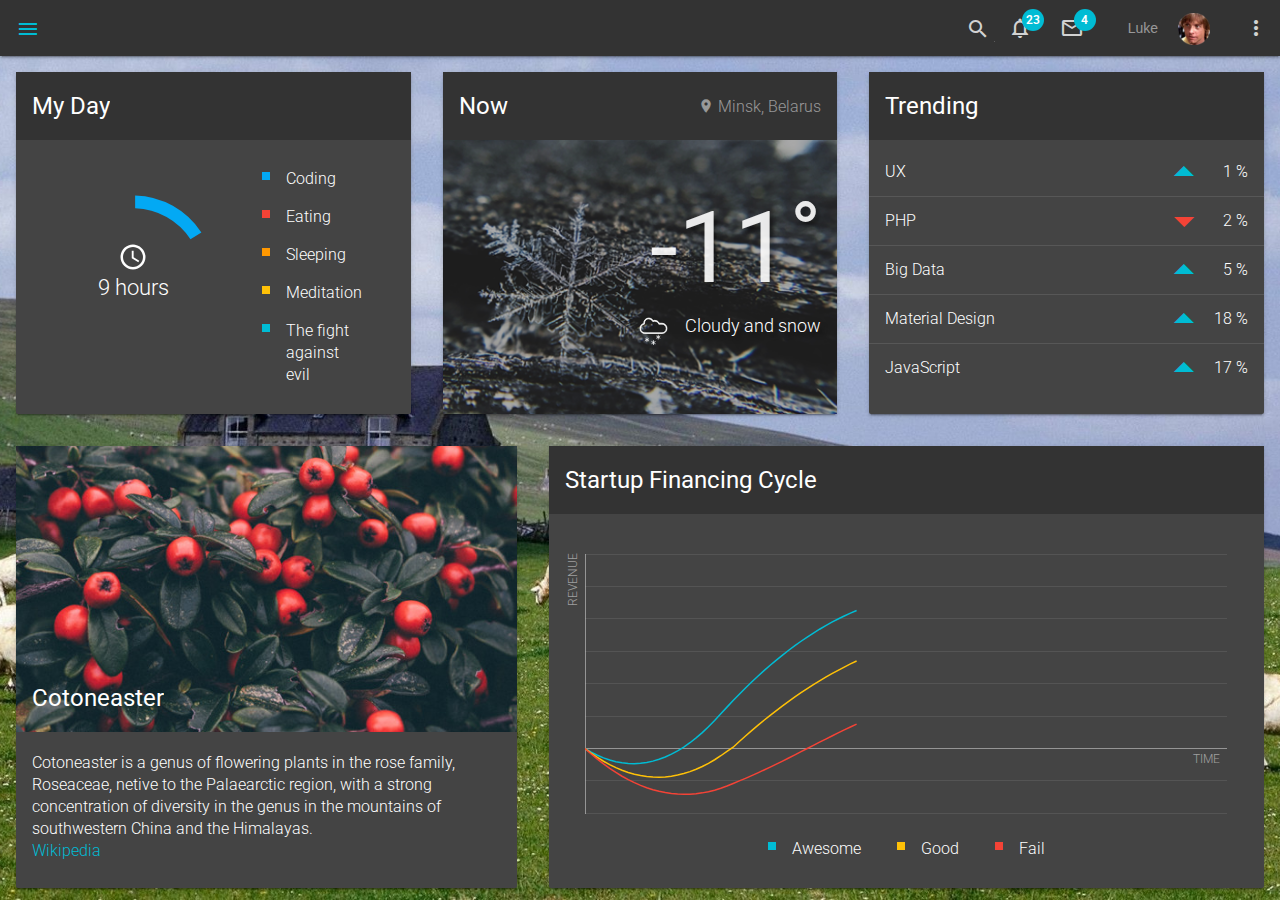
<file: sarawut1/indexFULL.html>
<!doctype html>
<!--
  Material Design Lite
  Copyright 2015 Google Inc. All rights reserved.

  Licensed under the Apache License, Version 2.0 (the "License");
  you may not use this file except in compliance with the License.
  You may obtain a copy of the License at

      https://www.apache.org/licenses/LICENSE-2.0

  Unless required by applicable law or agreed to in writing, software
  distributed under the License is distributed on an "AS IS" BASIS,
  WITHOUT WARRANTIES OR CONDITIONS OF ANY KIND, either express or implied.
  See the License for the specific language governing permissions and
  limitations under the License
-->
<html lang="en" xmlns="http://www.w3.org/1999/html">
<head>
    <link rel="icon" type="image/png" href="images/DB_16х16.png">
    <meta charset="utf-8">
    <meta http-equiv="X-UA-Compatible" content="IE=edge">
    <meta name="description" content="A front-end template that helps you build fast, modern mobile web apps.">
    <meta name="viewport" content="width=device-width, initial-scale=1">
    <title>Material Dashboard Lite</title>

    <!-- Add to homescreen for Chrome on Android -->
    <meta name="mobile-web-app-capable" content="yes">


    <!-- Add to homescreen for Safari on iOS -->
    <meta name="apple-mobile-web-app-capable" content="yes">
    <meta name="apple-mobile-web-app-status-bar-style" content="black">
    <meta name="apple-mobile-web-app-title" content="Material Design Lite">


    <!-- Tile icon for Win8 (144x144 + tile color) -->
    <meta name="msapplication-TileImage" content="images/touch/ms-touch-icon-144x144-precomposed.png">
    <meta name="msapplication-TileColor" content="#3372DF">

    <!-- SEO: If your mobile URL is different from the desktop URL, add a canonical link to the desktop page https://developers.google.com/webmasters/smartphone-sites/feature-phones -->
    <!--
    <link rel="canonical" href="http://www.example.com/">
    -->

    <link href='https://fonts.googleapis.com/css?family=Roboto:400,500,300,100,700,900' rel='stylesheet'
          type='text/css'>
    <link href="https://fonts.googleapis.com/icon?family=Material+Icons" rel="stylesheet">
    <!-- inject:css -->
    <link rel="stylesheet" href="css/lib/getmdl-select.min.css">
    <link rel="stylesheet" href="css/lib/nv.d3.min.css">
    <link rel="stylesheet" href="css/application.min.css">
    <!-- endinject -->

</head>
<body>
<div class="mdl-layout mdl-js-layout mdl-layout--fixed-drawer mdl-layout--fixed-header is-small-screen">
    <header class="mdl-layout__header">
        <div class="mdl-layout__header-row">
            <div class="mdl-layout-spacer"></div>
            <!-- Search-->
            <div class="mdl-textfield mdl-js-textfield mdl-textfield--expandable">
                <label class="mdl-button mdl-js-button mdl-button--icon" for="search">
                    <i class="material-icons">search</i>
                </label>

                <div class="mdl-textfield__expandable-holder">
                    <input class="mdl-textfield__input" type="text" id="search"/>
                    <label class="mdl-textfield__label" for="search">Enter your query...</label>
                </div>
            </div>

            <div class="material-icons mdl-badge mdl-badge--overlap mdl-button--icon notification" id="notification"
                 data-badge="23">
                notifications_none
            </div>
            <!-- Notifications dropdown-->
            <ul class="mdl-menu mdl-list mdl-js-menu mdl-js-ripple-effect mdl-menu--bottom-right mdl-shadow--2dp notifications-dropdown"
                for="notification">
                <li class="mdl-list__item">
                    You have 23 new notifications!
                </li>
                <li class="mdl-menu__item mdl-list__item list__item--border-top">
                    <span class="mdl-list__item-primary-content">
                        <span class="mdl-list__item-avatar background-color--primary">
                            <i class="material-icons">plus_one</i>
                        </span>
                        <span>You have 3 new orders.</span>
                    </span>
                    <span class="mdl-list__item-secondary-content">
                      <span class="label">just now</span>
                    </span>
                </li>
                <li class="mdl-menu__item mdl-list__item list__item--border-top">
                    <span class="mdl-list__item-primary-content">
                        <span class="mdl-list__item-avatar background-color--secondary">
                            <i class="material-icons">error_outline</i>
                        </span>
                      <span>Database error</span>
                    </span>
                    <span class="mdl-list__item-secondary-content">
                      <span class="label">1 min</span>
                    </span>
                </li>
                <li class="mdl-menu__item mdl-list__item list__item--border-top">
                    <span class="mdl-list__item-primary-content">
                        <span class="mdl-list__item-avatar background-color--primary">
                            <i class="material-icons">new_releases</i>
                        </span>
                      <span>The Death Star is built!</span>
                    </span>
                    <span class="mdl-list__item-secondary-content">
                      <span class="label">2 hours</span>
                    </span>
                </li>
                <li class="mdl-menu__item mdl-list__item list__item--border-top">
                    <span class="mdl-list__item-primary-content">
                        <span class="mdl-list__item-avatar background-color--primary">
                            <i class="material-icons">mail_outline</i>
                        </span>
                      <span>You have 4 new mails.</span>
                    </span>
                    <span class="mdl-list__item-secondary-content">
                      <span class="label">5 days</span>
                    </span>
                </li>
                <li class="mdl-list__item list__item--border-top">
                    <button href="#" class="mdl-button mdl-js-button mdl-js-ripple-effect">ALL NOTIFICATIONS</button>
                </li>
            </ul>

            <div class="material-icons mdl-badge mdl-badge--overlap mdl-button--icon message" id="inbox" data-badge="4">
                mail_outline
            </div>
            <!-- Messages dropdown-->
            <ul class="mdl-menu mdl-list mdl-js-menu mdl-js-ripple-effect mdl-menu--bottom-right mdl-shadow--2dp messages-dropdown"
                for="inbox">
                <li class="mdl-list__item">
                    You have 4 new messages!
                </li>
                <li class="mdl-menu__item mdl-list__item mdl-list__item--two-line list__item--border-top">
                    <span class="mdl-list__item-primary-content">
                        <span class="mdl-list__item-avatar background-color--primary">
                            <text>A</text>
                        </span>
                        <span>Alice</span>
                        <span class="mdl-list__item-sub-title">Birthday Party</span>
                    </span>
                    <span class="mdl-list__item-secondary-content">
                      <span class="label label--transparent">just now</span>
                    </span>
                </li>
                <li class="mdl-menu__item mdl-list__item mdl-list__item--two-line list__item--border-top">
                    <span class="mdl-list__item-primary-content">
                        <span class="mdl-list__item-avatar background-color--baby-blue">
                            <text>M</text>
                        </span>
                        <span>Mike</span>
                        <span class="mdl-list__item-sub-title">No theme</span>
                    </span>
                    <span class="mdl-list__item-secondary-content">
                      <span class="label label--transparent">5 min</span>
                    </span>
                </li>
                <li class="mdl-menu__item mdl-list__item mdl-list__item--two-line list__item--border-top">
                    <span class="mdl-list__item-primary-content">
                        <span class="mdl-list__item-avatar background-color--cerulean">
                            <text>D</text>
                        </span>
                        <span>Darth</span>
                        <span class="mdl-list__item-sub-title">Suggestion</span>
                    </span>
                    <span class="mdl-list__item-secondary-content">
                      <span class="label label--transparent">23 hours</span>
                    </span>
                </li>
                <li class="mdl-menu__item mdl-list__item mdl-list__item--two-line list__item--border-top">
                    <span class="mdl-list__item-primary-content">
                        <span class="mdl-list__item-avatar background-color--mint">
                            <text>D</text>
                        </span>
                        <span>Don McDuket</span>
                        <span class="mdl-list__item-sub-title">NEWS</span>
                    </span>
                    <span class="mdl-list__item-secondary-content">
                      <span class="label label--transparent">30 Nov</span>
                    </span>
                </li>
                <li class="mdl-list__item list__item--border-top">
                    <button href="#" class="mdl-button mdl-js-button mdl-js-ripple-effect">SHOW ALL MESSAGES</button>
                </li>
            </ul>

            <div class="avatar-dropdown" id="icon">
                <span>Luke</span>
                <img src="images/Icon_header.png">
            </div>
            <!-- Account dropdawn-->
            <ul class="mdl-menu mdl-list mdl-menu--bottom-right mdl-js-menu mdl-js-ripple-effect mdl-shadow--2dp account-dropdown"
                for="icon">
                <li class="mdl-list__item mdl-list__item--two-line">
                    <span class="mdl-list__item-primary-content">
                        <span class="material-icons mdl-list__item-avatar"></span>
                        <span>Luke</span>
                        <span class="mdl-list__item-sub-title">Luke@skywalker.com</span>
                    </span>
                </li>
                <li class="list__item--border-top"></li>
                <li class="mdl-menu__item mdl-list__item">
                    <span class="mdl-list__item-primary-content">
                        <i class="material-icons mdl-list__item-icon">account_circle</i>
                        My account
                    </span>
                </li>
                <li class="mdl-menu__item mdl-list__item">
                    <span class="mdl-list__item-primary-content">
                        <i class="material-icons mdl-list__item-icon">check_box</i>
                        My tasks
                    </span>
                    <span class="mdl-list__item-secondary-content">
                      <span class="label background-color--primary">3 new</span>
                    </span>
                </li>
                <li class="mdl-menu__item mdl-list__item">
                    <span class="mdl-list__item-primary-content">
                        <i class="material-icons mdl-list__item-icon">perm_contact_calendar</i>
                        My events
                    </span>
                </li>
                <li class="list__item--border-top"></li>
                <li class="mdl-menu__item mdl-list__item">
                    <span class="mdl-list__item-primary-content">
                        <i class="material-icons mdl-list__item-icon">settings</i>
                        Settings
                    </span>
                </li>
                <a href="login.html">
                    <li class="mdl-menu__item mdl-list__item">
                        <span class="mdl-list__item-primary-content">
                            <i class="material-icons mdl-list__item-icon text-color--secondary">exit_to_app</i>
                            Log out
                        </span>
                    </li>
                </a>
            </ul>

            <button id="more"
                    class="mdl-button mdl-js-button mdl-button--icon">
                <i class="material-icons">more_vert</i>
            </button>

            <ul class="mdl-menu mdl-menu--bottom-right mdl-js-menu mdl-js-ripple-effect mdl-shadow--2dp settings-dropdown"
                for="more">
                <li class="mdl-menu__item">
                    Settings
                </li>
                <a class="mdl-menu__item" href="https://github.com/CreativeIT/getmdl-dashboard/issues">
                    Support
                </a>
                <li class="mdl-menu__item">
                    F.A.Q.
                </li>
            </ul>
        </div>
    </header>

    <div class="mdl-layout__drawer">
        <header>darkboard</header>
        <div class="scroll__wrapper" id="scroll__wrapper">
            <div class="scroller" id="scroller">
                <div class="scroll__container" id="scroll__container">
                    <nav class="mdl-navigation">
                        <a class="mdl-navigation__link mdl-navigation__link--current" href="index.html">
                            <i class="material-icons" role="presentation">dashboard</i>
                            Dashboard
                        </a>
                        <div class="sub-navigation">
                            <a class="mdl-navigation__link">
                                <i class="material-icons">view_comfy</i>
                                UI
                                <i class="material-icons">keyboard_arrow_down</i>
                            </a>
                            <div class="mdl-navigation">
                                <a class="mdl-navigation__link" href="ui-buttons.html">
                                    Buttons
                                </a>
                                <a class="mdl-navigation__link" href="ui-cards.html">
                                    Cards
                                </a>
                                <a class="mdl-navigation__link" href="ui-colors.html">
                                    Colors
                                </a>
                                <a class="mdl-navigation__link" href="ui-form-components.html">
                                    Forms
                                </a>
                                <a class="mdl-navigation__link" href="ui-icons.html">
                                    Icons
                                </a>
                                <a class="mdl-navigation__link" href="ui-typography.html">
                                    Typography
                                </a>
                                <a class="mdl-navigation__link" href="ui-tables.html">
                                    Tables
                                </a>
                            </div>
                        </div>
                        <a class="mdl-navigation__link" href="ui-components.html">
                            <i class="material-icons">developer_board</i>
                            Components
                        </a>
                        <a class="mdl-navigation__link" href="forms.html">
                            <i class="material-icons" role="presentation">person</i>
                            Account
                        </a>
                        <a class="mdl-navigation__link" href="maps.html">
                            <i class="material-icons" role="presentation">map</i>
                            Maps
                        </a>
                        <a class="mdl-navigation__link" href="charts.html">
                            <i class="material-icons">multiline_chart</i>
                            Charts
                        </a>
                        <div class="sub-navigation">
                            <a class="mdl-navigation__link">
                                <i class="material-icons">pages</i>
                                Pages
                                <i class="material-icons">keyboard_arrow_down</i>
                            </a>
                            <div class="mdl-navigation">
                                <a class="mdl-navigation__link" href="login.html">
                                    Sign in
                                </a>
                                <a class="mdl-navigation__link" href="sign-up.html">
                                    Sign up
                                </a>
                                <a class="mdl-navigation__link" href="forgot-password.html">
                                    Forgot password
                                </a>
                                <a class="mdl-navigation__link" href="404.html">
                                    404
                                </a>
                            </div>
                        </div>
                        <div class="mdl-layout-spacer"></div>
                        <hr>
                        <a class="mdl-navigation__link" href="https://github.com/CreativeIT/getmdl-dashboard">
                            <i class="material-icons" role="presentation">link</i>
                            GitHub
                        </a>
                    </nav>
                </div>
            </div>
            <div class='scroller__bar' id="scroller__bar"></div>
        </div>
    </div>

    <main class="mdl-layout__content">

        <div class="mdl-grid mdl-grid--no-spacing dashboard">

            <div class="mdl-grid mdl-cell mdl-cell--9-col-desktop mdl-cell--12-col-tablet mdl-cell--4-col-phone mdl-cell--top">

                <!-- Pie chart-->
                <div class="mdl-cell mdl-cell--4-col-desktop mdl-cell--4-col-tablet mdl-cell--2-col-phone">
                    <div class="mdl-card mdl-shadow--2dp pie-chart">
                        <div class="mdl-card__title">
                            <h2 class="mdl-card__title-text">My Day</h2>
                        </div>
                        <div class="mdl-card__supporting-text">
                            <div class="pie-chart__container">

                            </div>
                        </div>
                    </div>
                </div>
                <!-- Weather widget-->
                <div class="mdl-cell mdl-cell--4-col-desktop mdl-cell--4-col-tablet mdl-cell--2-col-phone">
                    <div class="mdl-card mdl-shadow--2dp weather">
                        <div class="mdl-card__title">
                            <h2 class="mdl-card__title-text">Now</h2>

                            <div class="mdl-layout-spacer"></div>
                            <div class="mdl-card__subtitle-text">
                                <i class="material-icons">room</i>
                                Minsk, Belarus
                            </div>
                        </div>
                        <div class="mdl-card__supporting-text mdl-card--expand">
                            <p class="weather-temperature">-11<sup>&deg;</sup></p>

                            <p class="weather-description">
                                Cloudy and snow
                            </p>
                        </div>
                    </div>
                </div>
                <!-- Trending widget-->
                <div class="mdl-cell mdl-cell--4-col-desktop mdl-cell--4-col-tablet mdl-cell--2-col-phone">
                    <div class="mdl-card mdl-shadow--2dp trending">
                        <div class="mdl-card__title">
                            <h2 class="mdl-card__title-text">Trending</h2>
                        </div>
                        <div class="mdl-card__supporting-text">
                            <ul class="mdl-list">
                                <li class="mdl-list__item">
                                    <span class="mdl-list__item-primary-content list__item-text">UX</span>
                                    <span class="mdl-list__item-secondary-content">
                                        <i class="material-icons trending__arrow-up" role="presentation">&#xE5C7</i>
                                    </span>
                                    <span class="mdl-list__item-secondary-content trending__percent">1 %</span>
                                </li>
                                <li class="mdl-list__item list__item--border-top">
                                    <span class="mdl-list__item-primary-content list__item-text">PHP</span>
                                    <span class="mdl-list__item-secondary-content">
                                        <i class="material-icons trending__arrow-down" role="presentation">&#xE5C5</i>
                                    </span>
                                    <span class="mdl-list__item-secondary-content trending__percent">2 %</span>
                                </li>
                                <li class="mdl-list__item list__item--border-top">
                                    <span class="mdl-list__item-primary-content list__item-text ">Big Data</span>
                                    <span class="mdl-list__item-secondary-content">
                                        <i class="material-icons trending__arrow-up" role="presentation">&#xE5C7</i>
                                    </span>
                                    <span class="mdl-list__item-secondary-content trending__percent">5 %</span>
                                </li>
                                <li class="mdl-list__item list__item--border-top">
                                    <span class="mdl-list__item-primary-content list__item-text">Material Design</span>
                                    <span class="mdl-list__item-secondary-content">
                                        <i class="material-icons trending__arrow-up" role="presentation">&#xE5C7</i>
                                    </span>
                                    <span class="mdl-list__item-secondary-content trending__percent">18 %</span>
                                </li>
                                <li class="mdl-list__item list__item--border-top">
                                    <span class="mdl-list__item-primary-content">JavaScript</span>
                                    <span class="mdl-list__item-secondary-content">
                                        <i class="material-icons trending__arrow-up" role="presentation">&#xE5C7</i>
                                    </span>
                                    <span class="mdl-list__item-secondary-content trending__percent">17 %</span>
                                </li>
                            </ul>
                        </div>
                    </div>
                </div>
                <!-- Cotoneaster card-->
                <div class="mdl-cell mdl-cell--5-col-desktop mdl-cell--5-col-tablet mdl-cell--2-col-phone">
                    <div class="mdl-card mdl-shadow--2dp cotoneaster">
                        <div class="mdl-card__title mdl-card--expand">
                            <h2 class="mdl-card__title-text">Cotoneaster</h2>
                        </div>
                        <div class="mdl-card__supporting-text">
                            <div>
                                Cotoneaster is a genus of flowering plants in the rose family, Roseaceae, netive to the
                                Palaearctic region, with a strong concentration of diversity in the genus in the
                                mountains
                                of southwestern China and the Himalayas.
                            </div>
                            <a href="https://en.wikipedia.org/wiki/Cotoneaster" target="_blank">Wikipedia</a>
                        </div>
                    </div>
                </div>
                <!-- Line chart-->
                <div class="mdl-cell mdl-cell--7-col-desktop mdl-cell--7-col-tablet mdl-cell--4-col-phone">
                    <div class="mdl-card mdl-shadow--2dp line-chart">
                        <div class="mdl-card__title">
                            <h2 class="mdl-card__title-text">Startup Financing Cycle</h2>
                        </div>
                        <div class="mdl-card__supporting-text">
                            <div class="line-chart__container">

                            </div>
                        </div>
                    </div>
                </div>
                <!-- Table-->
                <div class="mdl-cell mdl-cell--12-col-desktop mdl-cell--12-col-tablet mdl-cell--4-col-phone ">
                    <table class="mdl-data-table mdl-js-data-table mdl-data-table--selectable mdl-shadow--2dp projects-table">
                        <thead>
                        <tr>
                            <th class="mdl-data-table__cell--non-numeric">Project</th>
                            <th class="mdl-data-table__cell--non-numeric">Responsible</th>
                            <th class="mdl-data-table__cell--non-numeric">Client contact</th>
                            <th class="mdl-data-table__cell--non-numeric">Deadline</th>
                            <th class="mdl-data-table__cell--non-numeric">Progress</th>
                        </tr>
                        </thead>
                        <tbody>
                        <tr>
                            <td class="mdl-data-table__cell--non-numeric">Darkboard</td>
                            <td class="mdl-data-table__cell--non-numeric">
                                <span class="label label--mini color--light-blue">Alex</span>
                                <span class="label label--mini background-color--primary">Dina</span>
                                <span class="label label--mini color--orange">Misha</span>
                            </td>
                            <td class="mdl-data-table__cell--non-numeric">Luke@skywalker.com</td>
                            <td class="mdl-data-table__cell--non-numeric">Jun 15</td>
                            <td class="mdl-data-table__cell--non-numeric">
                                <div id="task1" class="mdl-progress mdl-js-progress"></div>
                                <div class="mdl-tooltip" for="task1">
                                    44%
                                </div>
                            </td>
                        </tr>
                        <tr>
                            <td class="mdl-data-table__cell--non-numeric">Big financial app</td>
                            <td class="mdl-data-table__cell--non-numeric">
                                <span class="label label--mini color--orange">Vlada</span>
                            </td>
                            <td class="mdl-data-table__cell--non-numeric">Boss@financial.com</td>
                            <td class="mdl-data-table__cell--non-numeric">Mar 1</td>
                            <td class="mdl-data-table__cell--non-numeric">
                                <div id="task2" class="mdl-progress mdl-js-progress"></div>
                                <div class="mdl-tooltip" for="task2">
                                    14%
                                </div>
                            </td>
                        </tr>
                        <tr class="is-selected">
                            <td class="mdl-data-table__cell--non-numeric">New Year office decoration</td>
                            <td class="mdl-data-table__cell--non-numeric">
                                <span class="label label--mini background-color--primary">Dina</span>
                                <span class="label label--mini color--orange">Vlada</span>
                            </td>
                            <td class="mdl-data-table__cell--non-numeric">info@creativeit.io</td>
                            <td class="mdl-data-table__cell--non-numeric">Dec 25</td>
                            <td class="mdl-data-table__cell--non-numeric task-done">
                                <i id="task3" class="material-icons">done</i>
                                <span>Complete</span>
                            </td>
                        </tr>
                        <tr>
                            <td class="mdl-data-table__cell--non-numeric">Don't worry, be happy!!!</td>
                            <td class="mdl-data-table__cell--non-numeric">
                                <span class="label label--mini background-color--secondary">Everybody</span>
                            </td>
                            <td class="mdl-data-table__cell--non-numeric">Contact@happyness.com</td>
                            <td class="mdl-data-table__cell--non-numeric">Yesterday</td>
                            <td class="mdl-data-table__cell--non-numeric">
                                <div id="task4" class="mdl-progress mdl-js-progress"></div>
                                <div class="mdl-tooltip" for="task4">
                                    31%
                                </div>
                            </td>
                        </tr>
                        </tbody>
                    </table>
                </div>
            </div>

            <div class="mdl-grid mdl-cell mdl-cell--3-col-desktop mdl-cell--12-col-tablet mdl-cell--4-col-phone mdl-cell--top">
                <!-- Robot card-->
                <div class="mdl-cell mdl-cell--12-col-desktop mdl-cell--6-col-tablet mdl-cell--2-col-phone">
                    <div class="mdl-card mdl-shadow--2dp robot">
                        <div class="mdl-card__title mdl-card--expand">
                            <h2 class="mdl-card__title-text">BB-8</h2>
                        </div>
                        <div class="mdl-card__supporting-text">
                            <div>
                                A skittish but loyal astromech, BB-8 accompanied Poe Dameron on many missions for the
                                Resistance helping keep his X-wing in working order.
                            </div>
                            <a href="http://www.starwars.com/databank/bb-8" target="_blank">Star Wars Databank</a>
                        </div>
                    </div>
                </div>
                <!-- ToDo_widget-->
                <div class="mdl-cell mdl-cell--12-col-desktop mdl-cell--6-col-tablet mdl-cell--2-col-phone">
                    <div class="mdl-card mdl-shadow--2dp todo">
                        <div class="mdl-card__title">
                            <h2 class="mdl-card__title-text">To-do list</h2>
                        </div>
                        <div class="mdl-card__supporting-text">
                            <ul class="mdl-list">

                            </ul>
                        </div>
                        <div class="mdl-card__actions">
                            <button class="mdl-button mdl-js-button mdl-js-ripple-effect">remove selected</button>
                            <button class="mdl-button mdl-js-button mdl-js-ripple-effect mdl-button--fab mdl-shadow--8dp mdl-button--colored ">
                                <i class="material-icons mdl-js-ripple-effect">add</i>
                            </button>
                        </div>
                    </div>
                </div>

            </div>
        </div>

    </main>

</div>

<!-- inject:js -->
<script src="js/d3.min.js"></script>
<script src="js/getmdl-select.min.js"></script>
<script src="js/material.min.js"></script>
<script src="js/nv.d3.min.js"></script>
<script src="js/layout/layout.min.js"></script>
<script src="js/scroll/scroll.min.js"></script>
<script src="js/widgets/charts/discreteBarChart.min.js"></script>
<script src="js/widgets/charts/linePlusBarChart.min.js"></script>
<script src="js/widgets/charts/stackedBarChart.min.js"></script>
<script src="js/widgets/employer-form/employer-form.min.js"></script>
<script src="js/widgets/line-chart/line-charts-nvd3.min.js"></script>
<script src="js/widgets/map/maps.min.js"></script>
<script src="js/widgets/pie-chart/pie-charts-nvd3.min.js"></script>
<script src="js/widgets/table/table.min.js"></script>
<script src="js/widgets/todo/todo.min.js"></script>
<!-- endinject -->

</body>
</html>
</file>
<file: sarawut1/css/lib/getmdl-select.min.css>
.getmdl-select .mdl-icon-toggle__label{float:right;margin-top:-30px;color:rgba(0,0,0,0.4)}.getmdl-select.is-focused .mdl-icon-toggle__label{color:#3f51b5}.getmdl-select .mdl-menu__container{width:100% !important;overflow:hidden}.getmdl-select .mdl-menu__container .mdl-menu .mdl-menu__item{font-size:16px}.getmdl-select__fullwidth .mdl-menu{width:100%}.getmdl-select__fix-height .mdl-menu__container{overflow-y:auto;max-height:300px !important}.getmdl-select__fix-height .mdl-menu.mdl-menu--top-left{bottom:auto;top:0}

/*# sourceMappingURL=getmdl-select.min.css.map */
</file>
<file: sarawut1/css/lib/nv.d3.min.css>
.nvd3 .nv-axis line,.nvd3 .nv-axis path{fill:none;shape-rendering:crispEdges}.nv-brush .extent,.nvd3 .background path,.nvd3 .nv-axis line,.nvd3 .nv-axis path{shape-rendering:crispEdges}.nv-distx,.nv-disty,.nv-noninteractive,.nvd3 .nv-axis,.nvd3.nv-pie .nv-label,.nvd3.nv-sparklineplus g.nv-hoverValue{pointer-events:none}.nvtooltip,svg.nvd3-svg{display:block;-webkit-touch-callout:none;-khtml-user-select:none}.nvd3 .nv-axis{opacity:1}.nvd3 .nv-axis.nv-disabled,.nvd3 .nv-controlsWrap .nv-legend .nv-check-box .nv-check{opacity:0}.nvd3 .nv-axis path{stroke:#000;stroke-opacity:.75}.nvd3 .nv-axis path.domain{stroke-opacity:.75}.nvd3 .nv-axis.nv-x path.domain{stroke-opacity:0}.nvd3 .nv-axis line{stroke:#e5e5e5}.nvd3 .nv-axis .zero line, .nvd3 .nv-axis line.zero{stroke-opacity:.75}.nvd3 .nv-axis .nv-axisMaxMin text{font-weight:700}.nvd3 .x .nv-axis .nv-axisMaxMin text,.nvd3 .x2 .nv-axis .nv-axisMaxMin text,.nvd3 .x3 .nv-axis .nv-axisMaxMin text{text-anchor:middle}.nvd3 .nv-bars rect{fill-opacity:.75;transition:fill-opacity 250ms linear;-moz-transition:fill-opacity 250ms linear;-webkit-transition:fill-opacity 250ms linear}.nvd3 .nv-bars rect.hover{fill-opacity:1}.nvd3 .nv-bars .hover rect{fill:#add8e6}.nvd3 .nv-bars text{fill:transparent}.nvd3 .nv-bars .hover text{fill:rgba(0,0,0,1)}.nvd3 .nv-discretebar .nv-groups rect,.nvd3 .nv-multibar .nv-groups rect,.nvd3 .nv-multibarHorizontal .nv-groups rect{stroke-opacity:0;transition:fill-opacity 250ms linear;-moz-transition:fill-opacity 250ms linear;-webkit-transition:fill-opacity 250ms linear}.nvd3 .nv-candlestickBar .nv-ticks rect:hover,.nvd3 .nv-discretebar .nv-groups rect:hover,.nvd3 .nv-multibar .nv-groups rect:hover,.nvd3 .nv-multibarHorizontal .nv-groups rect:hover{fill-opacity:1}.nvd3 .nv-discretebar .nv-groups text,.nvd3 .nv-multibarHorizontal .nv-groups text{font-weight:700;fill:rgba(0,0,0,1);stroke:transparent}.nvd3 .nv-boxplot circle{fill-opacity:.5}.nvd3 .nv-boxplot circle:hover,.nvd3 .nv-boxplot rect:hover{fill-opacity:1}.nvd3 line.nv-boxplot-median{stroke:#000}.nv-boxplot-tick:hover{stroke-width:2.5px}.nvd3.nv-bullet{font:10px sans-serif}.nvd3.nv-bullet .nv-measure{fill-opacity:.8}.nvd3.nv-bullet .nv-measure:hover{fill-opacity:1}.nvd3.nv-bullet .nv-marker{stroke:#000;stroke-width:2px}.nvd3.nv-bullet .nv-markerTriangle{stroke:#000;fill:#fff;stroke-width:1.5px}.nvd3.nv-bullet .nv-tick line{stroke:#666;stroke-width:.5px}.nvd3.nv-bullet .nv-range.nv-s0{fill:#eee}.nvd3.nv-bullet .nv-range.nv-s1{fill:#ddd}.nvd3.nv-bullet .nv-range.nv-s2{fill:#ccc}.nvd3.nv-bullet .nv-title{font-size:14px;font-weight:700}.nvd3.nv-bullet .nv-subtitle{fill:#999}.nvd3.nv-bullet .nv-range{fill:#bababa;fill-opacity:.4}.nvd3.nv-bullet .nv-range:hover{fill-opacity:.7}.nvd3.nv-candlestickBar .nv-ticks .nv-tick{stroke-width:1px}.nvd3.nv-candlestickBar .nv-ticks .nv-tick.hover{stroke-width:2px}.nvd3.nv-candlestickBar .nv-ticks .nv-tick.positive rect{stroke:#2ca02c;fill:#2ca02c}.nvd3.nv-candlestickBar .nv-ticks .nv-tick.negative rect{stroke:#d62728;fill:#d62728}.with-transitions .nv-candlestickBar .nv-ticks .nv-tick{transition:stroke-width 250ms linear,stroke-opacity 250ms linear;-moz-transition:stroke-width 250ms linear,stroke-opacity 250ms linear;-webkit-transition:stroke-width 250ms linear,stroke-opacity 250ms linear}.nvd3.nv-candlestickBar .nv-ticks line{stroke:#333}.nvd3 .nv-check-box .nv-box{fill-opacity:0;stroke-width:2}.nvd3 .nv-check-box .nv-check{fill-opacity:0;stroke-width:4}.nvd3 .nv-series.nv-disabled .nv-check-box .nv-check{fill-opacity:0;stroke-opacity:0}.nvd3.nv-linePlusBar .nv-bar rect{fill-opacity:.75}.nvd3.nv-linePlusBar .nv-bar rect:hover{fill-opacity:1}.nvd3 .nv-groups path.nv-line{fill:none}.nvd3 .nv-groups path.nv-area{stroke:none}.nvd3.nv-line .nvd3.nv-scatter .nv-groups .nv-point{fill-opacity:0;stroke-opacity:0}.nvd3.nv-scatter.nv-single-point .nv-groups .nv-point{fill-opacity:.5!important;stroke-opacity:.5!important}.with-transitions .nvd3 .nv-groups .nv-point{transition:stroke-width 250ms linear,stroke-opacity 250ms linear;-moz-transition:stroke-width 250ms linear,stroke-opacity 250ms linear;-webkit-transition:stroke-width 250ms linear,stroke-opacity 250ms linear}.nvd3 .nv-groups .nv-point.hover,.nvd3.nv-scatter .nv-groups .nv-point.hover{stroke-width:7px;fill-opacity:.95!important;stroke-opacity:.95!important}.nvd3 .nv-point-paths path{stroke:#aaa;stroke-opacity:0;fill:#eee;fill-opacity:0}.nvd3 .nv-indexLine{cursor:ew-resize}svg.nvd3-svg{-webkit-user-select:none;-ms-user-select:none;-moz-user-select:none;user-select:none;width:100%;height:100%}.nvtooltip.with-3d-shadow,.with-3d-shadow .nvtooltip{-moz-box-shadow:0 5px 10px rgba(0,0,0,.2);-webkit-box-shadow:0 5px 10px rgba(0,0,0,.2);box-shadow:0 5px 10px rgba(0,0,0,.2);-webkit-border-radius:5px;-moz-border-radius:5px;border-radius:5px}.nvd3 text{font:400 12px Arial}.nvd3 .title{font:700 14px Arial}.nvd3 .nv-background{fill:#fff;fill-opacity:0}.nvd3.nv-noData{font-size:18px;font-weight:700}.nv-brush .extent{fill-opacity:.125}.nv-brush .resize path{fill:#eee;stroke:#666}.nvd3 .nv-legend .nv-series{cursor:pointer}.nvd3 .nv-legend .nv-disabled circle{fill-opacity:0}.nvd3 .nv-brush .extent{fill-opacity:0!important}.nvd3 .nv-brushBackground rect{stroke:#000;stroke-width:.4;fill:#fff;fill-opacity:.7}.nvd3.nv-ohlcBar .nv-ticks .nv-tick{stroke-width:1px}.nvd3.nv-ohlcBar .nv-ticks .nv-tick.hover{stroke-width:2px}.nvd3.nv-ohlcBar .nv-ticks .nv-tick.positive{stroke:#2ca02c}.nvd3.nv-ohlcBar .nv-ticks .nv-tick.negative{stroke:#d62728}.nvd3 .background path{fill:none;stroke:#EEE;stroke-opacity:.4}.nvd3 .foreground path{fill:none;stroke-opacity:.7}.nvd3 .nv-parallelCoordinates-brush .extent{fill:#fff;fill-opacity:.6;stroke:gray;shape-rendering:crispEdges}.nvd3 .nv-parallelCoordinates .hover{fill-opacity:1;stroke-width:3px}.nvd3 .missingValuesline line{fill:none;stroke:#000;stroke-width:1;stroke-opacity:1;stroke-dasharray:5,5}.nvd3.nv-pie .nv-pie-title{font-size:24px;fill:rgba(19,196,249,.59)}.nvd3.nv-pie .nv-slice text{stroke:#000;stroke-width:0}.nvd3.nv-pie path{transition:fill-opacity 250ms linear,stroke-width 250ms linear,stroke-opacity 250ms linear;-moz-transition:fill-opacity 250ms linear,stroke-width 250ms linear,stroke-opacity 250ms linear;-webkit-transition:fill-opacity 250ms linear,stroke-width 250ms linear,stroke-opacity 250ms linear;stroke:#fff;stroke-width:1px;stroke-opacity:1;fill-opacity:.7}.nvd3.nv-pie .hover path{fill-opacity:1}.nvd3.nv-pie .nv-label rect{fill-opacity:0;stroke-opacity:0}.nvd3 .nv-groups .nv-point.hover{stroke-width:20px;stroke-opacity:.5}.nvd3 .nv-scatter .nv-point.hover{fill-opacity:1}.nvd3.nv-sparkline path{fill:none}.nvd3.nv-sparklineplus .nv-hoverValue line{stroke:#333;stroke-width:1.5px}.nvd3.nv-sparklineplus,.nvd3.nv-sparklineplus g{pointer-events:all}.nvd3 .nv-interactiveGuideLine,.nvtooltip{pointer-events:none}.nvd3 .nv-hoverArea{fill-opacity:0;stroke-opacity:0}.nvd3.nv-sparklineplus .nv-xValue,.nvd3.nv-sparklineplus .nv-yValue{stroke-width:0;font-size:.9em;font-weight:400}.nvd3.nv-sparklineplus .nv-yValue{stroke:#f66}.nvd3.nv-sparklineplus .nv-maxValue{stroke:#2ca02c;fill:#2ca02c}.nvd3.nv-sparklineplus .nv-minValue{stroke:#d62728;fill:#d62728}.nvd3.nv-sparklineplus .nv-currentValue{font-weight:700;font-size:1.1em}.nvtooltip h3,.nvtooltip table td.key{font-weight:400}.nvd3.nv-stackedarea path.nv-area{fill-opacity:.7;stroke-opacity:0;transition:fill-opacity 250ms linear,stroke-opacity 250ms linear;-moz-transition:fill-opacity 250ms linear,stroke-opacity 250ms linear;-webkit-transition:fill-opacity 250ms linear,stroke-opacity 250ms linear}.nvd3.nv-stackedarea path.nv-area.hover{fill-opacity:.9}.nvd3.nv-stackedarea .nv-groups .nv-point{stroke-opacity:0;fill-opacity:0}.nvtooltip{position:absolute;color:rgba(0,0,0,1);padding:1px;z-index:10000;font-family:Arial;font-size:13px;text-align:left;white-space:nowrap;-webkit-user-select:none;-moz-user-select:none;-ms-user-select:none;user-select:none;background:rgba(255,255,255,.8);border:1px solid rgba(0,0,0,.5);border-radius:4px}.nvtooltip h3,.nvtooltip p{margin:0;text-align:center}.nvtooltip.with-transitions,.with-transitions .nvtooltip{transition:opacity 50ms linear;-moz-transition:opacity 50ms linear;-webkit-transition:opacity 50ms linear;transition-delay:200ms;-moz-transition-delay:200ms;-webkit-transition-delay:200ms}.nvtooltip.x-nvtooltip,.nvtooltip.y-nvtooltip{padding:8px}.nvtooltip h3{padding:4px 14px;line-height:18px;background-color:rgba(247,247,247,.75);color:rgba(0,0,0,1);border-bottom:1px solid #ebebeb;-webkit-border-radius:5px 5px 0 0;-moz-border-radius:5px 5px 0 0;border-radius:5px 5px 0 0}.nvtooltip p{padding:5px 14px}.nvtooltip span{display:inline-block;margin:2px 0}.nvtooltip table{margin:6px;border-spacing:0}.nvtooltip table td{padding:2px 9px 2px 0;vertical-align:middle}.nvtooltip table td.key.total{font-weight:700}.nvtooltip table td.value{text-align:right;font-weight:700}.nvtooltip table tr.highlight td{padding:1px 9px 1px 0;border-bottom-style:solid;border-bottom-width:1px;border-top-style:solid;border-top-width:1px}.nvtooltip table td.legend-color-guide div{vertical-align:middle;width:12px;height:12px;border:1px solid #999}.nvtooltip .footer{padding:3px;text-align:center}.nvtooltip-pending-removal{pointer-events:none;display:none}.nvd3 line.nv-guideline{stroke:#ccc}
/*# sourceMappingURL=nv.d3.min.css.map */
</file>
<file: sarawut1/css/application.min.css>
@charset "UTF-8";blockquote,h1{line-height:1.35}address,h5{line-height:1}.mdl-typography--display-1-color-contrast,.mdl-typography--display-2-color-contrast,.mdl-typography--display-3-color-contrast,.mdl-typography--display-4-color-contrast{opacity:.54}.mdl-typography--button,.mdl-typography--button-color-contrast{text-transform:uppercase}.mdl-button,.mdl-button .material-icons,.mdl-checkbox,audio,canvas,iframe,img,svg,video{vertical-align:middle}.text-color--smoke{color:#666}.color--gray{background-color:#444!important}.color--dark-gray{background-color:#333}.color--smooth-gray{background-color:#999!important}.color--red{background-color:#f44336!important}.color-text--red{color:#f44336!important}.color--orange{background-color:#ffc107!important}.color-text--orange{color:#ffc107!important}.color--amber{background-color:#ff9800!important}.color-text--amber{color:#ff9800!important}.color--green{background-color:#00d45a!important}.color-text--green{color:#00d45a!important}.color--light-blue{background-color:#03a9f4!important}.color-text--light-blue{color:#03a9f4!important}.color--purple{background-color:#7726d3!important}.color-text--purple{color:#7726d3!important}.color--teal{background-color:#00bcd4!important}.color-text--teal{color:#00bcd4!important}html{color:rgba(255,255,255,.87)}::selection{background:#b3d4fc;text-shadow:none}hr{display:block;height:1px;border:0;border-top:1px solid #ccc;margin:1em 0;padding:0}fieldset{border:0;margin:0;padding:0}textarea{resize:vertical}.browserupgrade{margin:.2em 0;background:#ccc;color:#000;padding:.2em 0}.hidden{display:none!important}.visuallyhidden{border:0;clip:rect(0 0 0 0);height:1px;margin:-1px;overflow:hidden;padding:0;position:absolute;width:1px}.visuallyhidden.focusable:active,.visuallyhidden.focusable:focus{clip:auto;height:auto;margin:0;overflow:visible;position:static;width:auto}body,html{width:100%}.invisible{visibility:hidden}.clearfix:after,.clearfix:before{content:" ";display:table}.clearfix:after{clear:both}@media print{blockquote,img,pre,tr{page-break-inside:avoid}*,:after,:before,:first-letter{background:0 0!important;color:#000!important;box-shadow:none!important}a,a:visited{text-decoration:underline}a[href]:after{content:" (" attr(href) ")"}abbr[title]:after{content:" (" attr(title) ")"}a[href^="#"]:after,a[href^="javascript:"]:after{content:""}blockquote,pre{border:1px solid #999}thead{display:table-header-group}img{max-width:100%!important}h2,h3,p{orphans:3;widows:3}h2,h3{page-break-after:avoid}}.mdl-accordion,.mdl-button,.mdl-card,.mdl-checkbox,.mdl-dropdown-menu,.mdl-icon-toggle,.mdl-item,.mdl-radio,.mdl-slider,.mdl-switch,.mdl-tabs__tab,a{-webkit-tap-highlight-color:transparent;-webkit-tap-highlight-color:rgba(255,255,255,0)}html{height:100%;-ms-touch-action:manipulation;touch-action:manipulation}body{min-height:100%;margin:0}main{display:block}[hidden]{display:none!important}body,html{font-family:Helvetica,Arial,sans-serif;font-size:14px;font-weight:400;line-height:20px}h1,h2,h3,h4,h5,h6,p{margin:0;padding:0}h1,h2,h3{margin-bottom:24px;font-weight:400}h1,h2,h3,h4,h5,h6{margin-top:24px;font-family:Roboto,Helvetica,Arial,sans-serif}h1 small,h2 small,h3 small,h4 small,h5 small,h6 small{font-family:Roboto,Helvetica,Arial,sans-serif;font-weight:400;line-height:1.35;letter-spacing:-.02em;opacity:.54;font-size:.6em}h1{font-size:56px;letter-spacing:-.02em}h2{font-size:45px;line-height:48px}h3{font-size:34px;line-height:40px}h4{font-size:24px;font-weight:400;line-height:32px;-moz-osx-font-smoothing:grayscale;margin-bottom:16px}h5{font-size:20px;font-weight:500;letter-spacing:.02em;margin-bottom:16px}h6,p{font-weight:400;margin-bottom:16px;line-height:24px}h6{font-size:16px;letter-spacing:.04em}p{font-size:14px;letter-spacing:0}blockquote{font-family:Roboto,Helvetica,Arial,sans-serif;position:relative;font-size:24px;font-weight:300;font-style:italic;letter-spacing:.08em}blockquote:before{position:absolute;left:-.5em;content:'“'}blockquote:after{content:'”';margin-left:-.05em}mark{background-color:#f4ff81}dt{font-weight:700}address,ol,ul{font-weight:400;letter-spacing:0}address{font-size:12px;font-style:normal}ol,ul{font-size:14px;line-height:24px}.mdl-typography--display-4,.mdl-typography--display-4-color-contrast{font-family:Roboto,Helvetica,Arial,sans-serif;font-size:112px;line-height:1;letter-spacing:-.04em;font-weight:300}.mdl-typography--display-3,.mdl-typography--display-3-color-contrast{font-family:Roboto,Helvetica,Arial,sans-serif;font-size:56px;font-weight:400;line-height:1.35;letter-spacing:-.02em}.mdl-typography--display-2,.mdl-typography--display-2-color-contrast{font-family:Roboto,Helvetica,Arial,sans-serif;font-size:45px;font-weight:400;line-height:48px}.mdl-typography--display-1,.mdl-typography--display-1-color-contrast{font-family:Roboto,Helvetica,Arial,sans-serif;font-size:34px;font-weight:400;line-height:40px}.mdl-typography--headline,.mdl-typography--headline-color-contrast{font-family:Roboto,Helvetica,Arial,sans-serif;font-size:24px;font-weight:400;line-height:32px;-moz-osx-font-smoothing:grayscale}.mdl-typography--headline-color-contrast{opacity:.87}.mdl-typography--title,.mdl-typography--title-color-contrast{font-family:Roboto,Helvetica,Arial,sans-serif;font-size:20px;font-weight:500;line-height:1;letter-spacing:.02em}.mdl-typography--title-color-contrast{opacity:.87}.mdl-typography--subhead,.mdl-typography--subhead-color-contrast{font-family:Roboto,Helvetica,Arial,sans-serif;font-size:16px;font-weight:400;letter-spacing:.04em;line-height:24px}.mdl-typography--subhead-color-contrast{opacity:.87}.mdl-typography--body-2{font-size:14px;font-weight:700;line-height:24px;letter-spacing:0}.mdl-typography--body-2-color-contrast{font-size:14px;font-weight:700;line-height:24px;letter-spacing:0;opacity:.87}.mdl-typography--body-1,.mdl-typography--body-1-color-contrast{font-size:14px;font-weight:400;line-height:24px;letter-spacing:0}.mdl-typography--body-1-color-contrast{opacity:.87}.mdl-typography--body-2-force-preferred-font,.mdl-typography--body-2-force-preferred-font-color-contrast{font-family:Roboto,Helvetica,Arial,sans-serif;font-size:14px;font-weight:500}.mdl-typography--body-2-force-preferred-font{line-height:24px;letter-spacing:0}.mdl-typography--body-2-force-preferred-font-color-contrast{line-height:24px;letter-spacing:0;opacity:.87}.mdl-typography--body-1-force-preferred-font,.mdl-typography--body-1-force-preferred-font-color-contrast{font-size:14px;font-weight:400;line-height:24px;letter-spacing:0;font-family:Roboto,Helvetica,Arial,sans-serif}.mdl-typography--body-1-force-preferred-font-color-contrast{opacity:.87}.mdl-typography--caption-color-contrast,.mdl-typography--caption-force-preferred-font-color-contrast{font-size:12px;font-weight:400;line-height:1;letter-spacing:0;opacity:.54}.mdl-typography--caption{font-size:12px;font-weight:400;line-height:1;letter-spacing:0}.mdl-typography--caption-force-preferred-font{font-family:Roboto,Helvetica,Arial,sans-serif;font-size:12px;font-weight:400;line-height:1;letter-spacing:0}.mdl-typography--caption-force-preferred-font-color-contrast{font-family:Roboto,Helvetica,Arial,sans-serif}.mdl-typography--button-color-contrast,.mdl-typography--menu-color-contrast{font-family:Roboto,Helvetica,Arial,sans-serif;font-size:14px;font-weight:500;letter-spacing:0;opacity:.87;line-height:1}.mdl-typography--menu{font-family:Roboto,Helvetica,Arial,sans-serif;font-size:14px;font-weight:500;line-height:1;letter-spacing:0}.mdl-typography--button{font-family:Roboto,Helvetica,Arial,sans-serif;font-size:14px;font-weight:500;line-height:1;letter-spacing:0}.mdl-typography--text-left{text-align:left}.mdl-typography--text-right{text-align:right}.mdl-typography--text-center{text-align:center}.mdl-typography--text-justify{text-align:justify}.mdl-typography--text-nowrap{white-space:nowrap}.mdl-typography--text-lowercase{text-transform:lowercase}.mdl-button,.mdl-layout__tab,.mdl-snackbar__action,.mdl-tabs__tab,.mdl-typography--text-uppercase{text-transform:uppercase}.mdl-typography--text-capitalize{text-transform:capitalize}.mdl-typography--font-thin{font-weight:200!important}.mdl-typography--font-light{font-weight:300!important}.mdl-typography--font-regular{font-weight:400!important}.mdl-typography--font-medium{font-weight:500!important}.mdl-typography--font-bold{font-weight:700!important}.mdl-typography--font-black{font-weight:900!important}.material-icons{font-family:'Material Icons';font-weight:400;font-style:normal;font-size:24px;line-height:1;letter-spacing:normal;text-transform:none;display:inline-block;word-wrap:normal;font-feature-settings:'liga';-webkit-font-feature-settings:'liga';-webkit-font-smoothing:antialiased}.mdl-badge[data-badge]:after,.mdl-button,.mdl-chip{font-family:Roboto,Helvetica,Arial,sans-serif}.mdl-color-text--red{color:#f44336!important}.mdl-color--red{background-color:#f44336!important}.mdl-color-text--red-50{color:#ffebee!important}.mdl-color--red-50{background-color:#ffebee!important}.mdl-color-text--red-100{color:#ffcdd2!important}.mdl-color--red-100{background-color:#ffcdd2!important}.mdl-color-text--red-200{color:#ef9a9a!important}.mdl-color--red-200{background-color:#ef9a9a!important}.mdl-color-text--red-300{color:#e57373!important}.mdl-color--red-300{background-color:#e57373!important}.mdl-color-text--red-400{color:#ef5350!important}.mdl-color--red-400{background-color:#ef5350!important}.mdl-color-text--red-500{color:#f44336!important}.mdl-color--red-500{background-color:#f44336!important}.mdl-color-text--red-600{color:#e53935!important}.mdl-color--red-600{background-color:#e53935!important}.mdl-color-text--red-700{color:#d32f2f!important}.mdl-color--red-700{background-color:#d32f2f!important}.mdl-color-text--red-800{color:#c62828!important}.mdl-color--red-800{background-color:#c62828!important}.mdl-color-text--red-900{color:#b71c1c!important}.mdl-color--red-900{background-color:#b71c1c!important}.mdl-color-text--red-A100{color:#ff8a80!important}.mdl-color--red-A100{background-color:#ff8a80!important}.mdl-color-text--red-A200{color:#ff5252!important}.mdl-color--red-A200{background-color:#ff5252!important}.mdl-color-text--red-A400{color:#ff1744!important}.mdl-color--red-A400{background-color:#ff1744!important}.mdl-color-text--red-A700{color:#d50000!important}.mdl-color--red-A700{background-color:#d50000!important}.mdl-color-text--pink{color:#e91e63!important}.mdl-color--pink{background-color:#e91e63!important}.mdl-color-text--pink-50{color:#fce4ec!important}.mdl-color--pink-50{background-color:#fce4ec!important}.mdl-color-text--pink-100{color:#f8bbd0!important}.mdl-color--pink-100{background-color:#f8bbd0!important}.mdl-color-text--pink-200{color:#f48fb1!important}.mdl-color--pink-200{background-color:#f48fb1!important}.mdl-color-text--pink-300{color:#f06292!important}.mdl-color--pink-300{background-color:#f06292!important}.mdl-color-text--pink-400{color:#ec407a!important}.mdl-color--pink-400{background-color:#ec407a!important}.mdl-color-text--pink-500{color:#e91e63!important}.mdl-color--pink-500{background-color:#e91e63!important}.mdl-color-text--pink-600{color:#d81b60!important}.mdl-color--pink-600{background-color:#d81b60!important}.mdl-color-text--pink-700{color:#c2185b!important}.mdl-color--pink-700{background-color:#c2185b!important}.mdl-color-text--pink-800{color:#ad1457!important}.mdl-color--pink-800{background-color:#ad1457!important}.mdl-color-text--pink-900{color:#880e4f!important}.mdl-color--pink-900{background-color:#880e4f!important}.mdl-color-text--pink-A100{color:#ff80ab!important}.mdl-color--pink-A100{background-color:#ff80ab!important}.mdl-color-text--pink-A200{color:#ff4081!important}.mdl-color--pink-A200{background-color:#ff4081!important}.mdl-color-text--pink-A400{color:#f50057!important}.mdl-color--pink-A400{background-color:#f50057!important}.mdl-color-text--pink-A700{color:#c51162!important}.mdl-color--pink-A700{background-color:#c51162!important}.mdl-color-text--purple{color:#9c27b0!important}.mdl-color--purple{background-color:#9c27b0!important}.mdl-color-text--purple-50{color:#f3e5f5!important}.mdl-color--purple-50{background-color:#f3e5f5!important}.mdl-color-text--purple-100{color:#e1bee7!important}.mdl-color--purple-100{background-color:#e1bee7!important}.mdl-color-text--purple-200{color:#ce93d8!important}.mdl-color--purple-200{background-color:#ce93d8!important}.mdl-color-text--purple-300{color:#ba68c8!important}.mdl-color--purple-300{background-color:#ba68c8!important}.mdl-color-text--purple-400{color:#ab47bc!important}.mdl-color--purple-400{background-color:#ab47bc!important}.mdl-color-text--purple-500{color:#9c27b0!important}.mdl-color--purple-500{background-color:#9c27b0!important}.mdl-color-text--purple-600{color:#8e24aa!important}.mdl-color--purple-600{background-color:#8e24aa!important}.mdl-color-text--purple-700{color:#7b1fa2!important}.mdl-color--purple-700{background-color:#7b1fa2!important}.mdl-color-text--purple-800{color:#6a1b9a!important}.mdl-color--purple-800{background-color:#6a1b9a!important}.mdl-color-text--purple-900{color:#4a148c!important}.mdl-color--purple-900{background-color:#4a148c!important}.mdl-color-text--purple-A100{color:#ea80fc!important}.mdl-color--purple-A100{background-color:#ea80fc!important}.mdl-color-text--purple-A200{color:#e040fb!important}.mdl-color--purple-A200{background-color:#e040fb!important}.mdl-color-text--purple-A400{color:#d500f9!important}.mdl-color--purple-A400{background-color:#d500f9!important}.mdl-color-text--purple-A700{color:#a0f!important}.mdl-color--purple-A700{background-color:#a0f!important}.mdl-color-text--deep-purple{color:#673ab7!important}.mdl-color--deep-purple{background-color:#673ab7!important}.mdl-color-text--deep-purple-50{color:#ede7f6!important}.mdl-color--deep-purple-50{background-color:#ede7f6!important}.mdl-color-text--deep-purple-100{color:#d1c4e9!important}.mdl-color--deep-purple-100{background-color:#d1c4e9!important}.mdl-color-text--deep-purple-200{color:#b39ddb!important}.mdl-color--deep-purple-200{background-color:#b39ddb!important}.mdl-color-text--deep-purple-300{color:#9575cd!important}.mdl-color--deep-purple-300{background-color:#9575cd!important}.mdl-color-text--deep-purple-400{color:#7e57c2!important}.mdl-color--deep-purple-400{background-color:#7e57c2!important}.mdl-color-text--deep-purple-500{color:#673ab7!important}.mdl-color--deep-purple-500{background-color:#673ab7!important}.mdl-color-text--deep-purple-600{color:#5e35b1!important}.mdl-color--deep-purple-600{background-color:#5e35b1!important}.mdl-color-text--deep-purple-700{color:#512da8!important}.mdl-color--deep-purple-700{background-color:#512da8!important}.mdl-color-text--deep-purple-800{color:#4527a0!important}.mdl-color--deep-purple-800{background-color:#4527a0!important}.mdl-color-text--deep-purple-900{color:#311b92!important}.mdl-color--deep-purple-900{background-color:#311b92!important}.mdl-color-text--deep-purple-A100{color:#b388ff!important}.mdl-color--deep-purple-A100{background-color:#b388ff!important}.mdl-color-text--deep-purple-A200{color:#7c4dff!important}.mdl-color--deep-purple-A200{background-color:#7c4dff!important}.mdl-color-text--deep-purple-A400{color:#651fff!important}.mdl-color--deep-purple-A400{background-color:#651fff!important}.mdl-color-text--deep-purple-A700{color:#6200ea!important}.mdl-color--deep-purple-A700{background-color:#6200ea!important}.mdl-color-text--indigo{color:#3f51b5!important}.mdl-color--indigo{background-color:#3f51b5!important}.mdl-color-text--indigo-50{color:#e8eaf6!important}.mdl-color--indigo-50{background-color:#e8eaf6!important}.mdl-color-text--indigo-100{color:#c5cae9!important}.mdl-color--indigo-100{background-color:#c5cae9!important}.mdl-color-text--indigo-200{color:#9fa8da!important}.mdl-color--indigo-200{background-color:#9fa8da!important}.mdl-color-text--indigo-300{color:#7986cb!important}.mdl-color--indigo-300{background-color:#7986cb!important}.mdl-color-text--indigo-400{color:#5c6bc0!important}.mdl-color--indigo-400{background-color:#5c6bc0!important}.mdl-color-text--indigo-500{color:#3f51b5!important}.mdl-color--indigo-500{background-color:#3f51b5!important}.mdl-color-text--indigo-600{color:#3949ab!important}.mdl-color--indigo-600{background-color:#3949ab!important}.mdl-color-text--indigo-700{color:#303f9f!important}.mdl-color--indigo-700{background-color:#303f9f!important}.mdl-color-text--indigo-800{color:#283593!important}.mdl-color--indigo-800{background-color:#283593!important}.mdl-color-text--indigo-900{color:#1a237e!important}.mdl-color--indigo-900{background-color:#1a237e!important}.mdl-color-text--indigo-A100{color:#8c9eff!important}.mdl-color--indigo-A100{background-color:#8c9eff!important}.mdl-color-text--indigo-A200{color:#536dfe!important}.mdl-color--indigo-A200{background-color:#536dfe!important}.mdl-color-text--indigo-A400{color:#3d5afe!important}.mdl-color--indigo-A400{background-color:#3d5afe!important}.mdl-color-text--indigo-A700{color:#304ffe!important}.mdl-color--indigo-A700{background-color:#304ffe!important}.mdl-color-text--blue{color:#2196f3!important}.mdl-color--blue{background-color:#2196f3!important}.mdl-color-text--blue-50{color:#e3f2fd!important}.mdl-color--blue-50{background-color:#e3f2fd!important}.mdl-color-text--blue-100{color:#bbdefb!important}.mdl-color--blue-100{background-color:#bbdefb!important}.mdl-color-text--blue-200{color:#90caf9!important}.mdl-color--blue-200{background-color:#90caf9!important}.mdl-color-text--blue-300{color:#64b5f6!important}.mdl-color--blue-300{background-color:#64b5f6!important}.mdl-color-text--blue-400{color:#42a5f5!important}.mdl-color--blue-400{background-color:#42a5f5!important}.mdl-color-text--blue-500{color:#2196f3!important}.mdl-color--blue-500{background-color:#2196f3!important}.mdl-color-text--blue-600{color:#1e88e5!important}.mdl-color--blue-600{background-color:#1e88e5!important}.mdl-color-text--blue-700{color:#1976d2!important}.mdl-color--blue-700{background-color:#1976d2!important}.mdl-color-text--blue-800{color:#1565c0!important}.mdl-color--blue-800{background-color:#1565c0!important}.mdl-color-text--blue-900{color:#0d47a1!important}.mdl-color--blue-900{background-color:#0d47a1!important}.mdl-color-text--blue-A100{color:#82b1ff!important}.mdl-color--blue-A100{background-color:#82b1ff!important}.mdl-color-text--blue-A200{color:#448aff!important}.mdl-color--blue-A200{background-color:#448aff!important}.mdl-color-text--blue-A400{color:#2979ff!important}.mdl-color--blue-A400{background-color:#2979ff!important}.mdl-color-text--blue-A700{color:#2962ff!important}.mdl-color--blue-A700{background-color:#2962ff!important}.mdl-color-text--light-blue{color:#03a9f4!important}.mdl-color--light-blue{background-color:#03a9f4!important}.mdl-color-text--light-blue-50{color:#e1f5fe!important}.mdl-color--light-blue-50{background-color:#e1f5fe!important}.mdl-color-text--light-blue-100{color:#b3e5fc!important}.mdl-color--light-blue-100{background-color:#b3e5fc!important}.mdl-color-text--light-blue-200{color:#81d4fa!important}.mdl-color--light-blue-200{background-color:#81d4fa!important}.mdl-color-text--light-blue-300{color:#4fc3f7!important}.mdl-color--light-blue-300{background-color:#4fc3f7!important}.mdl-color-text--light-blue-400{color:#29b6f6!important}.mdl-color--light-blue-400{background-color:#29b6f6!important}.mdl-color-text--light-blue-500{color:#03a9f4!important}.mdl-color--light-blue-500{background-color:#03a9f4!important}.mdl-color-text--light-blue-600{color:#039be5!important}.mdl-color--light-blue-600{background-color:#039be5!important}.mdl-color-text--light-blue-700{color:#0288d1!important}.mdl-color--light-blue-700{background-color:#0288d1!important}.mdl-color-text--light-blue-800{color:#0277bd!important}.mdl-color--light-blue-800{background-color:#0277bd!important}.mdl-color-text--light-blue-900{color:#01579b!important}.mdl-color--light-blue-900{background-color:#01579b!important}.mdl-color-text--light-blue-A100{color:#80d8ff!important}.mdl-color--light-blue-A100{background-color:#80d8ff!important}.mdl-color-text--light-blue-A200{color:#40c4ff!important}.mdl-color--light-blue-A200{background-color:#40c4ff!important}.mdl-color-text--light-blue-A400{color:#00b0ff!important}.mdl-color--light-blue-A400{background-color:#00b0ff!important}.mdl-color-text--light-blue-A700{color:#0091ea!important}.mdl-color--light-blue-A700{background-color:#0091ea!important}.mdl-color-text--cyan{color:#00bcd4!important}.mdl-color--cyan{background-color:#00bcd4!important}.mdl-color-text--cyan-50{color:#e0f7fa!important}.mdl-color--cyan-50{background-color:#e0f7fa!important}.mdl-color-text--cyan-100{color:#b2ebf2!important}.mdl-color--cyan-100{background-color:#b2ebf2!important}.mdl-color-text--cyan-200{color:#80deea!important}.mdl-color--cyan-200{background-color:#80deea!important}.mdl-color-text--cyan-300{color:#4dd0e1!important}.mdl-color--cyan-300{background-color:#4dd0e1!important}.mdl-color-text--cyan-400{color:#26c6da!important}.mdl-color--cyan-400{background-color:#26c6da!important}.mdl-color-text--cyan-500{color:#00bcd4!important}.mdl-color--cyan-500{background-color:#00bcd4!important}.mdl-color-text--cyan-600{color:#00acc1!important}.mdl-color--cyan-600{background-color:#00acc1!important}.mdl-color-text--cyan-700{color:#0097a7!important}.mdl-color--cyan-700{background-color:#0097a7!important}.mdl-color-text--cyan-800{color:#00838f!important}.mdl-color--cyan-800{background-color:#00838f!important}.mdl-color-text--cyan-900{color:#006064!important}.mdl-color--cyan-900{background-color:#006064!important}.mdl-color-text--cyan-A100{color:#84ffff!important}.mdl-color--cyan-A100{background-color:#84ffff!important}.mdl-color-text--cyan-A200{color:#18ffff!important}.mdl-color--cyan-A200{background-color:#18ffff!important}.mdl-color-text--cyan-A400{color:#00e5ff!important}.mdl-color--cyan-A400{background-color:#00e5ff!important}.mdl-color-text--cyan-A700{color:#00b8d4!important}.mdl-color--cyan-A700{background-color:#00b8d4!important}.mdl-color-text--teal{color:#009688!important}.mdl-color--teal{background-color:#009688!important}.mdl-color-text--teal-50{color:#e0f2f1!important}.mdl-color--teal-50{background-color:#e0f2f1!important}.mdl-color-text--teal-100{color:#b2dfdb!important}.mdl-color--teal-100{background-color:#b2dfdb!important}.mdl-color-text--teal-200{color:#80cbc4!important}.mdl-color--teal-200{background-color:#80cbc4!important}.mdl-color-text--teal-300{color:#4db6ac!important}.mdl-color--teal-300{background-color:#4db6ac!important}.mdl-color-text--teal-400{color:#26a69a!important}.mdl-color--teal-400{background-color:#26a69a!important}.mdl-color-text--teal-500{color:#009688!important}.mdl-color--teal-500{background-color:#009688!important}.mdl-color-text--teal-600{color:#00897b!important}.mdl-color--teal-600{background-color:#00897b!important}.mdl-color-text--teal-700{color:#00796b!important}.mdl-color--teal-700{background-color:#00796b!important}.mdl-color-text--teal-800{color:#00695c!important}.mdl-color--teal-800{background-color:#00695c!important}.mdl-color-text--teal-900{color:#004d40!important}.mdl-color--teal-900{background-color:#004d40!important}.mdl-color-text--teal-A100{color:#a7ffeb!important}.mdl-color--teal-A100{background-color:#a7ffeb!important}.mdl-color-text--teal-A200{color:#64ffda!important}.mdl-color--teal-A200{background-color:#64ffda!important}.mdl-color-text--teal-A400{color:#1de9b6!important}.mdl-color--teal-A400{background-color:#1de9b6!important}.mdl-color-text--teal-A700{color:#00bfa5!important}.mdl-color--teal-A700{background-color:#00bfa5!important}.mdl-color-text--green{color:#4caf50!important}.mdl-color--green{background-color:#4caf50!important}.mdl-color-text--green-50{color:#e8f5e9!important}.mdl-color--green-50{background-color:#e8f5e9!important}.mdl-color-text--green-100{color:#c8e6c9!important}.mdl-color--green-100{background-color:#c8e6c9!important}.mdl-color-text--green-200{color:#a5d6a7!important}.mdl-color--green-200{background-color:#a5d6a7!important}.mdl-color-text--green-300{color:#81c784!important}.mdl-color--green-300{background-color:#81c784!important}.mdl-color-text--green-400{color:#66bb6a!important}.mdl-color--green-400{background-color:#66bb6a!important}.mdl-color-text--green-500{color:#4caf50!important}.mdl-color--green-500{background-color:#4caf50!important}.mdl-color-text--green-600{color:#43a047!important}.mdl-color--green-600{background-color:#43a047!important}.mdl-color-text--green-700{color:#388e3c!important}.mdl-color--green-700{background-color:#388e3c!important}.mdl-color-text--green-800{color:#2e7d32!important}.mdl-color--green-800{background-color:#2e7d32!important}.mdl-color-text--green-900{color:#1b5e20!important}.mdl-color--green-900{background-color:#1b5e20!important}.mdl-color-text--green-A100{color:#b9f6ca!important}.mdl-color--green-A100{background-color:#b9f6ca!important}.mdl-color-text--green-A200{color:#69f0ae!important}.mdl-color--green-A200{background-color:#69f0ae!important}.mdl-color-text--green-A400{color:#00e676!important}.mdl-color--green-A400{background-color:#00e676!important}.mdl-color-text--green-A700{color:#00c853!important}.mdl-color--green-A700{background-color:#00c853!important}.mdl-color-text--light-green{color:#8bc34a!important}.mdl-color--light-green{background-color:#8bc34a!important}.mdl-color-text--light-green-50{color:#f1f8e9!important}.mdl-color--light-green-50{background-color:#f1f8e9!important}.mdl-color-text--light-green-100{color:#dcedc8!important}.mdl-color--light-green-100{background-color:#dcedc8!important}.mdl-color-text--light-green-200{color:#c5e1a5!important}.mdl-color--light-green-200{background-color:#c5e1a5!important}.mdl-color-text--light-green-300{color:#aed581!important}.mdl-color--light-green-300{background-color:#aed581!important}.mdl-color-text--light-green-400{color:#9ccc65!important}.mdl-color--light-green-400{background-color:#9ccc65!important}.mdl-color-text--light-green-500{color:#8bc34a!important}.mdl-color--light-green-500{background-color:#8bc34a!important}.mdl-color-text--light-green-600{color:#7cb342!important}.mdl-color--light-green-600{background-color:#7cb342!important}.mdl-color-text--light-green-700{color:#689f38!important}.mdl-color--light-green-700{background-color:#689f38!important}.mdl-color-text--light-green-800{color:#558b2f!important}.mdl-color--light-green-800{background-color:#558b2f!important}.mdl-color-text--light-green-900{color:#33691e!important}.mdl-color--light-green-900{background-color:#33691e!important}.mdl-color-text--light-green-A100{color:#ccff90!important}.mdl-color--light-green-A100{background-color:#ccff90!important}.mdl-color-text--light-green-A200{color:#b2ff59!important}.mdl-color--light-green-A200{background-color:#b2ff59!important}.mdl-color-text--light-green-A400{color:#76ff03!important}.mdl-color--light-green-A400{background-color:#76ff03!important}.mdl-color-text--light-green-A700{color:#64dd17!important}.mdl-color--light-green-A700{background-color:#64dd17!important}.mdl-color-text--lime{color:#cddc39!important}.mdl-color--lime{background-color:#cddc39!important}.mdl-color-text--lime-50{color:#f9fbe7!important}.mdl-color--lime-50{background-color:#f9fbe7!important}.mdl-color-text--lime-100{color:#f0f4c3!important}.mdl-color--lime-100{background-color:#f0f4c3!important}.mdl-color-text--lime-200{color:#e6ee9c!important}.mdl-color--lime-200{background-color:#e6ee9c!important}.mdl-color-text--lime-300{color:#dce775!important}.mdl-color--lime-300{background-color:#dce775!important}.mdl-color-text--lime-400{color:#d4e157!important}.mdl-color--lime-400{background-color:#d4e157!important}.mdl-color-text--lime-500{color:#cddc39!important}.mdl-color--lime-500{background-color:#cddc39!important}.mdl-color-text--lime-600{color:#c0ca33!important}.mdl-color--lime-600{background-color:#c0ca33!important}.mdl-color-text--lime-700{color:#afb42b!important}.mdl-color--lime-700{background-color:#afb42b!important}.mdl-color-text--lime-800{color:#9e9d24!important}.mdl-color--lime-800{background-color:#9e9d24!important}.mdl-color-text--lime-900{color:#827717!important}.mdl-color--lime-900{background-color:#827717!important}.mdl-color-text--lime-A100{color:#f4ff81!important}.mdl-color--lime-A100{background-color:#f4ff81!important}.mdl-color-text--lime-A200{color:#eeff41!important}.mdl-color--lime-A200{background-color:#eeff41!important}.mdl-color-text--lime-A400{color:#c6ff00!important}.mdl-color--lime-A400{background-color:#c6ff00!important}.mdl-color-text--lime-A700{color:#aeea00!important}.mdl-color--lime-A700{background-color:#aeea00!important}.mdl-color-text--yellow{color:#ffeb3b!important}.mdl-color--yellow{background-color:#ffeb3b!important}.mdl-color-text--yellow-50{color:#fffde7!important}.mdl-color--yellow-50{background-color:#fffde7!important}.mdl-color-text--yellow-100{color:#fff9c4!important}.mdl-color--yellow-100{background-color:#fff9c4!important}.mdl-color-text--yellow-200{color:#fff59d!important}.mdl-color--yellow-200{background-color:#fff59d!important}.mdl-color-text--yellow-300{color:#fff176!important}.mdl-color--yellow-300{background-color:#fff176!important}.mdl-color-text--yellow-400{color:#ffee58!important}.mdl-color--yellow-400{background-color:#ffee58!important}.mdl-color-text--yellow-500{color:#ffeb3b!important}.mdl-color--yellow-500{background-color:#ffeb3b!important}.mdl-color-text--yellow-600{color:#fdd835!important}.mdl-color--yellow-600{background-color:#fdd835!important}.mdl-color-text--yellow-700{color:#fbc02d!important}.mdl-color--yellow-700{background-color:#fbc02d!important}.mdl-color-text--yellow-800{color:#f9a825!important}.mdl-color--yellow-800{background-color:#f9a825!important}.mdl-color-text--yellow-900{color:#f57f17!important}.mdl-color--yellow-900{background-color:#f57f17!important}.mdl-color-text--yellow-A100{color:#ffff8d!important}.mdl-color--yellow-A100{background-color:#ffff8d!important}.mdl-color-text--yellow-A200{color:#ff0!important}.mdl-color--yellow-A200{background-color:#ff0!important}.mdl-color-text--yellow-A400{color:#ffea00!important}.mdl-color--yellow-A400{background-color:#ffea00!important}.mdl-color-text--yellow-A700{color:#ffd600!important}.mdl-color--yellow-A700{background-color:#ffd600!important}.mdl-color-text--amber{color:#ffc107!important}.mdl-color--amber{background-color:#ffc107!important}.mdl-color-text--amber-50{color:#fff8e1!important}.mdl-color--amber-50{background-color:#fff8e1!important}.mdl-color-text--amber-100{color:#ffecb3!important}.mdl-color--amber-100{background-color:#ffecb3!important}.mdl-color-text--amber-200{color:#ffe082!important}.mdl-color--amber-200{background-color:#ffe082!important}.mdl-color-text--amber-300{color:#ffd54f!important}.mdl-color--amber-300{background-color:#ffd54f!important}.mdl-color-text--amber-400{color:#ffca28!important}.mdl-color--amber-400{background-color:#ffca28!important}.mdl-color-text--amber-500{color:#ffc107!important}.mdl-color--amber-500{background-color:#ffc107!important}.mdl-color-text--amber-600{color:#ffb300!important}.mdl-color--amber-600{background-color:#ffb300!important}.mdl-color-text--amber-700{color:#ffa000!important}.mdl-color--amber-700{background-color:#ffa000!important}.mdl-color-text--amber-800{color:#ff8f00!important}.mdl-color--amber-800{background-color:#ff8f00!important}.mdl-color-text--amber-900{color:#ff6f00!important}.mdl-color--amber-900{background-color:#ff6f00!important}.mdl-color-text--amber-A100{color:#ffe57f!important}.mdl-color--amber-A100{background-color:#ffe57f!important}.mdl-color-text--amber-A200{color:#ffd740!important}.mdl-color--amber-A200{background-color:#ffd740!important}.mdl-color-text--amber-A400{color:#ffc400!important}.mdl-color--amber-A400{background-color:#ffc400!important}.mdl-color-text--amber-A700{color:#ffab00!important}.mdl-color--amber-A700{background-color:#ffab00!important}.mdl-color-text--orange{color:#ff9800!important}.mdl-color--orange{background-color:#ff9800!important}.mdl-color-text--orange-50{color:#fff3e0!important}.mdl-color--orange-50{background-color:#fff3e0!important}.mdl-color-text--orange-100{color:#ffe0b2!important}.mdl-color--orange-100{background-color:#ffe0b2!important}.mdl-color-text--orange-200{color:#ffcc80!important}.mdl-color--orange-200{background-color:#ffcc80!important}.mdl-color-text--orange-300{color:#ffb74d!important}.mdl-color--orange-300{background-color:#ffb74d!important}.mdl-color-text--orange-400{color:#ffa726!important}.mdl-color--orange-400{background-color:#ffa726!important}.mdl-color-text--orange-500{color:#ff9800!important}.mdl-color--orange-500{background-color:#ff9800!important}.mdl-color-text--orange-600{color:#fb8c00!important}.mdl-color--orange-600{background-color:#fb8c00!important}.mdl-color-text--orange-700{color:#f57c00!important}.mdl-color--orange-700{background-color:#f57c00!important}.mdl-color-text--orange-800{color:#ef6c00!important}.mdl-color--orange-800{background-color:#ef6c00!important}.mdl-color-text--orange-900{color:#e65100!important}.mdl-color--orange-900{background-color:#e65100!important}.mdl-color-text--orange-A100{color:#ffd180!important}.mdl-color--orange-A100{background-color:#ffd180!important}.mdl-color-text--orange-A200{color:#ffab40!important}.mdl-color--orange-A200{background-color:#ffab40!important}.mdl-color-text--orange-A400{color:#ff9100!important}.mdl-color--orange-A400{background-color:#ff9100!important}.mdl-color-text--orange-A700{color:#ff6d00!important}.mdl-color--orange-A700{background-color:#ff6d00!important}.mdl-color-text--deep-orange{color:#ff5722!important}.mdl-color--deep-orange{background-color:#ff5722!important}.mdl-color-text--deep-orange-50{color:#fbe9e7!important}.mdl-color--deep-orange-50{background-color:#fbe9e7!important}.mdl-color-text--deep-orange-100{color:#ffccbc!important}.mdl-color--deep-orange-100{background-color:#ffccbc!important}.mdl-color-text--deep-orange-200{color:#ffab91!important}.mdl-color--deep-orange-200{background-color:#ffab91!important}.mdl-color-text--deep-orange-300{color:#ff8a65!important}.mdl-color--deep-orange-300{background-color:#ff8a65!important}.mdl-color-text--deep-orange-400{color:#ff7043!important}.mdl-color--deep-orange-400{background-color:#ff7043!important}.mdl-color-text--deep-orange-500{color:#ff5722!important}.mdl-color--deep-orange-500{background-color:#ff5722!important}.mdl-color-text--deep-orange-600{color:#f4511e!important}.mdl-color--deep-orange-600{background-color:#f4511e!important}.mdl-color-text--deep-orange-700{color:#e64a19!important}.mdl-color--deep-orange-700{background-color:#e64a19!important}.mdl-color-text--deep-orange-800{color:#d84315!important}.mdl-color--deep-orange-800{background-color:#d84315!important}.mdl-color-text--deep-orange-900{color:#bf360c!important}.mdl-color--deep-orange-900{background-color:#bf360c!important}.mdl-color-text--deep-orange-A100{color:#ff9e80!important}.mdl-color--deep-orange-A100{background-color:#ff9e80!important}.mdl-color-text--deep-orange-A200{color:#ff6e40!important}.mdl-color--deep-orange-A200{background-color:#ff6e40!important}.mdl-color-text--deep-orange-A400{color:#ff3d00!important}.mdl-color--deep-orange-A400{background-color:#ff3d00!important}.mdl-color-text--deep-orange-A700{color:#dd2c00!important}.mdl-color--deep-orange-A700{background-color:#dd2c00!important}.mdl-color-text--brown{color:#795548!important}.mdl-color--brown{background-color:#795548!important}.mdl-color-text--brown-50{color:#efebe9!important}.mdl-color--brown-50{background-color:#efebe9!important}.mdl-color-text--brown-100{color:#d7ccc8!important}.mdl-color--brown-100{background-color:#d7ccc8!important}.mdl-color-text--brown-200{color:#bcaaa4!important}.mdl-color--brown-200{background-color:#bcaaa4!important}.mdl-color-text--brown-300{color:#a1887f!important}.mdl-color--brown-300{background-color:#a1887f!important}.mdl-color-text--brown-400{color:#8d6e63!important}.mdl-color--brown-400{background-color:#8d6e63!important}.mdl-color-text--brown-500{color:#795548!important}.mdl-color--brown-500{background-color:#795548!important}.mdl-color-text--brown-600{color:#6d4c41!important}.mdl-color--brown-600{background-color:#6d4c41!important}.mdl-color-text--brown-700{color:#5d4037!important}.mdl-color--brown-700{background-color:#5d4037!important}.mdl-color-text--brown-800{color:#4e342e!important}.mdl-color--brown-800{background-color:#4e342e!important}.mdl-color-text--brown-900{color:#3e2723!important}.mdl-color--brown-900{background-color:#3e2723!important}.mdl-color-text--grey{color:#9e9e9e!important}.mdl-color--grey{background-color:#9e9e9e!important}.mdl-color-text--grey-50{color:#fafafa!important}.mdl-color--grey-50{background-color:#fafafa!important}.mdl-color-text--grey-100{color:#f5f5f5!important}.mdl-color--grey-100{background-color:#f5f5f5!important}.mdl-color-text--grey-200{color:#eee!important}.mdl-color--grey-200{background-color:#eee!important}.mdl-color-text--grey-300{color:#e0e0e0!important}.mdl-color--grey-300{background-color:#e0e0e0!important}.mdl-color-text--grey-400{color:#bdbdbd!important}.mdl-color--grey-400{background-color:#bdbdbd!important}.mdl-color-text--grey-500{color:#9e9e9e!important}.mdl-color--grey-500{background-color:#9e9e9e!important}.mdl-color-text--grey-600{color:#757575!important}.mdl-color--grey-600{background-color:#757575!important}.mdl-color-text--grey-700{color:#616161!important}.mdl-color--grey-700{background-color:#616161!important}.mdl-color-text--grey-800{color:#424242!important}.mdl-color--grey-800{background-color:#424242!important}.mdl-color-text--grey-900{color:#212121!important}.mdl-color--grey-900{background-color:#212121!important}.mdl-color-text--blue-grey{color:#607d8b!important}.mdl-color--blue-grey{background-color:#607d8b!important}.mdl-color-text--blue-grey-50{color:#eceff1!important}.mdl-color--blue-grey-50{background-color:#eceff1!important}.mdl-color-text--blue-grey-100{color:#cfd8dc!important}.mdl-color--blue-grey-100{background-color:#cfd8dc!important}.mdl-color-text--blue-grey-200{color:#b0bec5!important}.mdl-color--blue-grey-200{background-color:#b0bec5!important}.mdl-color-text--blue-grey-300{color:#90a4ae!important}.mdl-color--blue-grey-300{background-color:#90a4ae!important}.mdl-color-text--blue-grey-400{color:#78909c!important}.mdl-color--blue-grey-400{background-color:#78909c!important}.mdl-color-text--blue-grey-500{color:#607d8b!important}.mdl-color--blue-grey-500{background-color:#607d8b!important}.mdl-color-text--blue-grey-600{color:#546e7a!important}.mdl-color--blue-grey-600{background-color:#546e7a!important}.mdl-color-text--blue-grey-700{color:#455a64!important}.mdl-color--blue-grey-700{background-color:#455a64!important}.mdl-color-text--blue-grey-800{color:#37474f!important}.mdl-color--blue-grey-800{background-color:#37474f!important}.mdl-color-text--blue-grey-900{color:#263238!important}.mdl-color--blue-grey-900{background-color:#263238!important}.mdl-color--black{background-color:#000!important}.mdl-color-text--black{color:#000!important}.mdl-color--white{background-color:#fff!important}.mdl-color-text--white{color:#fff!important}.mdl-color--primary{background-color:#00bcd4!important}.mdl-color--primary-contrast{background-color:#fff!important}.mdl-color--primary-dark{background-color:#303f9f!important}.mdl-color--accent{background-color:#ff4081!important}.mdl-color--accent-contrast{background-color:#fff!important}.mdl-color-text--primary{color:#00bcd4!important}.mdl-color-text--primary-contrast{color:#fff!important}.mdl-color-text--primary-dark{color:#303f9f!important}.mdl-color-text--accent{color:#ff4081!important}.mdl-color-text--accent-contrast{color:#fff!important}.mdl-ripple{background:#000;border-radius:50%;height:50px;left:0;opacity:0;pointer-events:none;position:absolute;top:0;transform:translate(-50%,-50%);width:50px;overflow:hidden}.mdl-ripple.is-animating{transition:transform .3s cubic-bezier(0,0,.2,1),width .3s cubic-bezier(0,0,.2,1),height .3s cubic-bezier(0,0,.2,1),opacity .6s cubic-bezier(0,0,.2,1)}.mdl-ripple.is-visible{opacity:.3}.mdl-animation--default,.mdl-animation--fast-out-slow-in{transition-timing-function:cubic-bezier(.4,0,.2,1)}.mdl-animation--linear-out-slow-in{transition-timing-function:cubic-bezier(0,0,.2,1)}.mdl-animation--fast-out-linear-in{transition-timing-function:cubic-bezier(.4,0,1,1)}.mdl-badge{position:relative;white-space:nowrap;margin-right:24px}.mdl-badge:not([data-badge]){margin-right:auto}.mdl-badge[data-badge]:after{content:attr(data-badge);display:flex;flex-direction:row;flex-wrap:wrap;justify-content:center;align-content:center;align-items:center;position:absolute;top:-11px;right:-24px;font-weight:600;font-size:12px;width:22px;height:22px;border-radius:50%;background:#00bcd4;color:#fff}.mdl-button .mdl-badge[data-badge]:after{top:-10px;right:-5px}.mdl-badge.mdl-badge--no-background[data-badge]:after{color:#ff4081;background:rgba(255,255,255,.2);box-shadow:0 0 1px gray}.mdl-badge.mdl-badge--overlap{margin-right:10px}.mdl-badge.mdl-badge--overlap:after{right:-10px}.mdl-button{background:0 0;border:none;border-radius:2px;color:#fff;position:relative;height:36px;margin:0;min-width:64px;padding:0 16px;display:inline-block;font-size:14px;letter-spacing:0;overflow:hidden;will-change:box-shadow;transition:box-shadow .2s cubic-bezier(.4,0,1,1),background-color .2s cubic-bezier(.4,0,.2,1),color .2s cubic-bezier(.4,0,.2,1);outline:0;cursor:pointer;text-decoration:none;text-align:center;line-height:36px}.mdl-button--fab,.mdl-button--icon{font-size:24px;padding:0;overflow:hidden}.mdl-checkbox__tick-outline,.mdl-data-table tbody tr{transition-duration:.28s;transition-timing-function:cubic-bezier(.4,0,.2,1)}.mdl-button::-moz-focus-inner{border:0}.mdl-card__supporting-text.mdl-card--border,.mdl-card__title.mdl-card--border{border-bottom:1px solid rgba(255,255,255,.05)}.mdl-button:hover{background-color:rgba(158,158,158,.2)}.mdl-button:focus:not(:active){background-color:rgba(0,0,0,.12)}.mdl-button:active{background-color:rgba(158,158,158,.4)}.mdl-button.mdl-button--colored{color:#f44336}.mdl-button.mdl-button--colored:focus:not(:active){background-color:rgba(0,0,0,.12)}input.mdl-button[type=submit]{-webkit-appearance:none}.mdl-button--raised{background:rgba(158,158,158,.2);box-shadow:0 2px 2px 0 rgba(0,0,0,.14),0 3px 1px -2px rgba(0,0,0,.2),0 1px 5px 0 rgba(0,0,0,.12)}.mdl-button--raised:active{box-shadow:0 4px 5px 0 rgba(0,0,0,.14),0 1px 10px 0 rgba(0,0,0,.12),0 2px 4px -1px rgba(0,0,0,.2);background-color:rgba(158,158,158,.4)}.mdl-button--raised:focus:not(:active){box-shadow:0 0 8px rgba(0,0,0,.18),0 8px 16px rgba(0,0,0,.36);background-color:rgba(158,158,158,.4)}.mdl-button--raised.mdl-button--colored{background:#f44336;color:#fff}.mdl-button--raised.mdl-button--colored:active,.mdl-button--raised.mdl-button--colored:focus:not(:active),.mdl-button--raised.mdl-button--colored:hover{background-color:#00bcd4}.mdl-button--raised.mdl-button--colored .mdl-ripple{background:#fff}.mdl-button--fab{border-radius:50%;height:56px;margin:auto;min-width:56px;width:56px;background:rgba(158,158,158,.2);box-shadow:0 1px 1.5px 0 rgba(0,0,0,.12),0 1px 1px 0 rgba(0,0,0,.24);position:relative;line-height:normal}.mdl-button--fab .material-icons{position:absolute;top:50%;left:50%;transform:translate(-12px,-12px);line-height:24px;width:24px}.mdl-button--fab.mdl-button--mini-fab{height:40px;min-width:40px;width:40px}.mdl-button--fab .mdl-button__ripple-container{border-radius:50%;-webkit-mask-image:-webkit-radial-gradient(circle,#fff,#000)}.mdl-button--fab:active{box-shadow:0 4px 5px 0 rgba(0,0,0,.14),0 1px 10px 0 rgba(0,0,0,.12),0 2px 4px -1px rgba(0,0,0,.2);background-color:rgba(158,158,158,.4)}.mdl-button--fab:focus:not(:active){box-shadow:0 0 8px rgba(0,0,0,.18),0 8px 16px rgba(0,0,0,.36);background-color:rgba(158,158,158,.4)}.mdl-button--fab.mdl-button--colored{background:#f44336;color:#fff}.mdl-button--fab.mdl-button--colored:hover{background-color:#ff4c4c}.mdl-button--fab.mdl-button--colored:active,.mdl-button--fab.mdl-button--colored:focus:not(:active){background-color:#f23d3d}.mdl-button--fab.mdl-button--colored .mdl-ripple{background:#fff}.mdl-button--icon{border-radius:50%;height:32px;margin-left:0;margin-right:0;min-width:32px;width:32px;color:inherit;line-height:normal}.mdl-button--icon .material-icons{position:absolute;top:50%;left:50%;transform:translate(-12px,-12px);line-height:24px;width:24px}.mdl-button--icon.mdl-button--mini-icon{height:24px;min-width:24px;width:24px}.mdl-button--icon.mdl-button--mini-icon .material-icons{top:0;left:0}.mdl-button--icon .mdl-button__ripple-container{border-radius:50%;-webkit-mask-image:-webkit-radial-gradient(circle,#fff,#000)}.mdl-button__ripple-container{display:block;height:100%;left:0;position:absolute;top:0;width:100%;z-index:0;overflow:hidden}.mdl-button.mdl-button--disabled .mdl-button__ripple-container .mdl-ripple,.mdl-button[disabled] .mdl-button__ripple-container .mdl-ripple{background-color:transparent}.mdl-button--primary.mdl-button--primary{color:#f44336}.mdl-button--primary.mdl-button--primary .mdl-ripple{background:#fff}.mdl-button--primary.mdl-button--primary.mdl-button--fab,.mdl-button--primary.mdl-button--primary.mdl-button--raised{color:#fff;background-color:#f44336}.mdl-button--accent.mdl-button--accent{color:#f44336}.mdl-button--accent.mdl-button--accent .mdl-ripple{background:#fff}.mdl-button--accent.mdl-button--accent.mdl-button--fab,.mdl-button--accent.mdl-button--accent.mdl-button--raised{color:#fff;background-color:#f44336}.mdl-button.mdl-button--disabled.mdl-button--disabled,.mdl-button[disabled][disabled]{color:rgba(255,255,255,.3);cursor:default;background-color:transparent}.mdl-button--fab.mdl-button--disabled.mdl-button--disabled,.mdl-button--fab[disabled][disabled]{background-color:#6b6b6b;color:rgba(255,255,255,.3)}.mdl-button--raised.mdl-button--disabled.mdl-button--disabled,.mdl-button--raised[disabled][disabled]{background-color:#6b6b6b;color:rgba(255,255,255,.3);box-shadow:none}.mdl-button--colored.mdl-button--disabled.mdl-button--disabled,.mdl-button--colored[disabled][disabled]{color:rgba(255,255,255,.3)}.mdl-card{display:flex;flex-direction:column;font-size:16px;font-weight:400;min-height:auto;width:auto;z-index:1;position:relative;background:#444;border-radius:2px;box-sizing:border-box}.mdl-card__actions,.mdl-checkbox{box-sizing:border-box;width:100%}.mdl-card__media{background-color:#ff4081;background-repeat:repeat;background-position:50% 50%;background-size:cover;background-origin:padding-box;background-attachment:scroll;box-sizing:border-box}.mdl-card__title{align-items:center;color:rgba(255,255,255,1);display:block;display:flex;justify-content:stretch;line-height:normal;padding:20px 16px;perspective-origin:165px 56px;transform-origin:165px 56px;box-sizing:border-box}.mdl-card__title-text{align-self:flex-end;color:inherit;display:block;display:flex;font-size:24px;font-weight:400;line-height:normal;overflow:hidden;transform-origin:149px 48px;margin:0}.mdl-card__subtitle-text{font-size:14px;color:rgba(255,255,255,.5);margin:0}.mdl-card__supporting-text{color:rgba(255,255,255,1);font-size:1rem;padding:20px 16px}.mdl-card__actions{font-size:16px;line-height:normal;background-color:transparent}.mdl-card__actions.mdl-card--border{border-top:1px solid rgba(255,255,255,.05)}.mdl-card--expand{flex-grow:1}.mdl-card__menu{position:absolute;right:16px;top:16px}.mdl-checkbox{position:relative;z-index:1;display:inline-block;height:24px;margin:0;padding:0}.mdl-checkbox.is-upgraded{padding-left:26px}.mdl-checkbox__input{line-height:24px}.mdl-checkbox.is-upgraded .mdl-checkbox__input{position:absolute;width:0;height:0;margin:0;padding:0;opacity:0;-ms-appearance:none;-moz-appearance:none;-webkit-appearance:none;appearance:none;border:none}.mdl-checkbox__box-outline,.mdl-checkbox__focus-helper{top:2px;width:18px;height:18px;position:absolute;display:inline-block;box-sizing:border-box;left:0}.mdl-checkbox__box-outline{margin:0;cursor:pointer;overflow:hidden;border:2px solid #fff;border-radius:2px;z-index:2}.mdl-checkbox.is-checked .mdl-checkbox__box-outline{border:2px solid #f44336}.mdl-checkbox.is-disabled .mdl-checkbox__box-outline,fieldset[disabled] .mdl-checkbox .mdl-checkbox__box-outline{border:2px solid rgba(0,0,0,.26);cursor:auto}.mdl-checkbox__focus-helper{border-radius:50%;background-color:transparent}.mdl-checkbox.is-focused .mdl-checkbox__focus-helper{box-shadow:0 0 0 9px rgba(0,0,0,.1);background-color:rgba(0,0,0,.1)}.mdl-checkbox.is-focused.is-checked .mdl-checkbox__focus-helper{box-shadow:0 0 0 9px rgba(0,188,212,.26);background-color:rgba(0,188,212,.26)}.mdl-checkbox__tick-outline{position:absolute;top:0;left:0;height:100%;width:100%;mask:url(../images/tick-mask.svg?embed);background:0 0;transition-property:background}.mdl-checkbox__ripple-container,.mdl-icon-toggle__ripple-container{z-index:2;-webkit-mask-image:-webkit-radial-gradient(circle,#fff,#000);overflow:hidden}.mdl-checkbox.is-checked .mdl-checkbox__tick-outline{background:url(../images/tick.svg?embed) #f44336}.mdl-checkbox.is-checked.is-disabled .mdl-checkbox__tick-outline,fieldset[disabled] .mdl-checkbox.is-checked .mdl-checkbox__tick-outline{background:url(../images/tick.svg?embed) rgba(0,0,0,.26)}.mdl-checkbox__label{position:relative;cursor:pointer;font-size:16px;line-height:24px;margin:0}.mdl-checkbox.is-disabled .mdl-checkbox__label,fieldset[disabled] .mdl-checkbox .mdl-checkbox__label{color:rgba(0,0,0,.26);cursor:auto}.mdl-checkbox__ripple-container{position:absolute;top:-6px;left:-9px;box-sizing:border-box;width:36px;height:36px;border-radius:50%;cursor:pointer}.mdl-checkbox__ripple-container .mdl-ripple{background:#f44336}.mdl-checkbox.is-disabled .mdl-checkbox__ripple-container,fieldset[disabled] .mdl-checkbox .mdl-checkbox__ripple-container{cursor:auto}.mdl-checkbox.is-disabled .mdl-checkbox__ripple-container .mdl-ripple,fieldset[disabled] .mdl-checkbox .mdl-checkbox__ripple-container .mdl-ripple{background:0 0}.mdl-chip{height:32px;line-height:32px;padding:0 12px;border:0;border-radius:16px;background-color:#dedede;display:inline-block;margin:2px 0;font-size:0;white-space:nowrap}.mdl-chip__action,.mdl-chip__text{font-size:13px;vertical-align:middle;display:inline-block}.mdl-chip__action{height:24px;width:24px;background:0 0;opacity:.54;cursor:pointer;text-align:center;padding:0;margin:0 0 0 4px;text-decoration:none;border:none;outline:0;overflow:hidden}.mdl-chip__contact{height:32px;width:32px;border-radius:16px;display:inline-block;vertical-align:middle;margin-right:8px;overflow:hidden;text-align:center;font-size:18px;line-height:32px}.mdl-chip:focus{outline:0;box-shadow:0 2px 2px 0 rgba(0,0,0,.14),0 3px 1px -2px rgba(0,0,0,.2),0 1px 5px 0 rgba(0,0,0,.12)}.mdl-chip:active{background-color:#d6d6d6}.mdl-chip--deletable{padding-right:4px}.mdl-chip--contact{padding-left:0}.mdl-data-table{position:relative;border-collapse:collapse;white-space:nowrap;font-size:16px}.mdl-data-table thead{padding-bottom:3px}.mdl-data-table thead .mdl-data-table__select{margin-top:0}.mdl-data-table tbody tr{position:relative;height:48px;transition-property:background-color}.mdl-data-table tbody tr.is-selected{background-color:#444}.mdl-data-table tbody tr:hover{background-color:rgba(0,0,0,.2)}.mdl-data-table td,.mdl-data-table th{padding:0 8px 12px;text-align:right}.mdl-data-table td{position:relative;vertical-align:middle;height:48px;border-top:1px solid rgba(255,255,255,.05);border-bottom:1px solid rgba(255,255,255,.05);padding-top:12px;box-sizing:border-box}.mdl-data-table td .mdl-data-table__select{vertical-align:middle}.mdl-data-table th{position:relative;vertical-align:bottom;text-overflow:ellipsis;font-weight:700;line-height:24px;letter-spacing:0;height:48px;font-size:13px;color:#fff;padding-bottom:8px;box-sizing:border-box}.mdl-data-table th.mdl-data-table__header--sorted-ascending,.mdl-data-table th.mdl-data-table__header--sorted-descending{color:rgba(0,0,0,.87)}.mdl-data-table th.mdl-data-table__header--sorted-ascending:before,.mdl-data-table th.mdl-data-table__header--sorted-descending:before{font-family:'Material Icons';font-weight:400;font-style:normal;line-height:1;letter-spacing:normal;text-transform:none;display:inline-block;word-wrap:normal;font-feature-settings:'liga';-webkit-font-feature-settings:'liga';-webkit-font-smoothing:antialiased;font-size:16px;content:"\e5d8";margin-right:5px;vertical-align:sub}.label--mini,.mdl-icon-toggle,.mdl-navigation__link .material-icons,.mdl-radio,.mdl-snackbar__text,.mdl-switch{vertical-align:middle}.mdl-data-table th.mdl-data-table__header--sorted-ascending:hover,.mdl-data-table th.mdl-data-table__header--sorted-descending:hover{cursor:pointer}.mdl-data-table th.mdl-data-table__header--sorted-ascending:hover:before,.mdl-data-table th.mdl-data-table__header--sorted-descending:hover:before{color:rgba(0,0,0,.26)}.mdl-data-table th.mdl-data-table__header--sorted-descending:before{content:"\e5db"}.mdl-data-table__select{width:16px}.mdl-data-table__cell--non-numeric.mdl-data-table__cell--non-numeric{text-align:left}.mdl-dialog{border:none;box-shadow:0 9px 46px 8px rgba(0,0,0,.14),0 11px 15px -7px rgba(0,0,0,.12),0 24px 38px 3px rgba(0,0,0,.2);width:280px}.mdl-layout__drawer,.mdl-layout__header{box-shadow:0 2px 2px 0 rgba(0,0,0,.14),0 3px 1px -2px rgba(0,0,0,.2),0 1px 5px 0 rgba(0,0,0,.12)}.mdl-dialog__title{padding:24px 24px 0;margin:0;font-size:2.5rem}.mdl-dialog__actions{padding:8px 8px 8px 24px;display:flex;flex-direction:row-reverse;flex-wrap:wrap}.mdl-dialog__actions>*{margin-right:8px;height:36px}.mdl-dialog__actions>:first-child{margin-right:0}.mdl-dialog__actions--full-width{padding:0 0 8px}.mdl-dialog__actions--full-width>*{height:48px;flex:0 0 100%;padding-right:16px;margin-right:0;text-align:right}.mdl-dialog__content{padding:20px 24px 24px;color:rgba(255,255,255,1)}.mdl-mega-footer{padding:16px 40px;color:#9e9e9e;background-color:#424242}.mdl-mega-footer--bottom-section:after,.mdl-mega-footer--middle-section:after,.mdl-mega-footer--top-section:after,.mdl-mega-footer__bottom-section:after,.mdl-mega-footer__middle-section:after,.mdl-mega-footer__top-section:after{content:'';display:block;clear:both}.mdl-mega-footer--left-section,.mdl-mega-footer--right-section,.mdl-mega-footer__left-section,.mdl-mega-footer__right-section{margin-bottom:16px}.mdl-mega-footer--right-section a,.mdl-mega-footer__right-section a{display:block;margin-bottom:16px;color:inherit;text-decoration:none}@media screen and (min-width:760px){.mdl-mega-footer--left-section,.mdl-mega-footer__left-section{float:left}.mdl-mega-footer--right-section,.mdl-mega-footer__right-section{float:right}.mdl-mega-footer--right-section a,.mdl-mega-footer__right-section a{display:inline-block;margin-left:16px;line-height:36px;vertical-align:middle}}.mdl-mega-footer--social-btn,.mdl-mega-footer__social-btn{width:36px;height:36px;padding:0;margin:0;background-color:#9e9e9e;border:none}.mdl-mega-footer--drop-down-section,.mdl-mega-footer__drop-down-section{display:block;position:relative}@media screen and (min-width:760px){.mdl-mega-footer--drop-down-section,.mdl-mega-footer__drop-down-section{width:33%}.mdl-mega-footer--drop-down-section:nth-child(1),.mdl-mega-footer--drop-down-section:nth-child(2),.mdl-mega-footer__drop-down-section:nth-child(1),.mdl-mega-footer__drop-down-section:nth-child(2){float:left}.mdl-mega-footer--drop-down-section:nth-child(3),.mdl-mega-footer__drop-down-section:nth-child(3){float:right}.mdl-mega-footer--drop-down-section:nth-child(3):after,.mdl-mega-footer__drop-down-section:nth-child(3):after{clear:right}.mdl-mega-footer--drop-down-section:nth-child(4),.mdl-mega-footer__drop-down-section:nth-child(4){clear:right;float:right}.mdl-mega-footer--middle-section:after,.mdl-mega-footer__middle-section:after{content:'';display:block;clear:both}.mdl-mega-footer--bottom-section,.mdl-mega-footer__bottom-section{padding-top:0}}@media screen and (min-width:1024px){.mdl-mega-footer--drop-down-section,.mdl-mega-footer--drop-down-section:nth-child(3),.mdl-mega-footer--drop-down-section:nth-child(4),.mdl-mega-footer__drop-down-section,.mdl-mega-footer__drop-down-section:nth-child(3),.mdl-mega-footer__drop-down-section:nth-child(4){width:24%;float:left}}.mdl-mega-footer--heading-checkbox,.mdl-mega-footer__heading-checkbox{position:absolute;width:100%;height:55.8px;padding:32px;margin:-16px 0 0;cursor:pointer;z-index:1;opacity:0}.mdl-mega-footer--heading-checkbox+.mdl-mega-footer--heading:after,.mdl-mega-footer--heading-checkbox+.mdl-mega-footer__heading:after,.mdl-mega-footer__heading-checkbox+.mdl-mega-footer--heading:after,.mdl-mega-footer__heading-checkbox+.mdl-mega-footer__heading:after{font-family:'Material Icons';content:'\E5CE'}.mdl-mega-footer--heading-checkbox:checked+.mdl-mega-footer--heading+.mdl-mega-footer--link-list,.mdl-mega-footer--heading-checkbox:checked+.mdl-mega-footer__heading+.mdl-mega-footer__link-list,.mdl-mega-footer--heading-checkbox:checked~.mdl-mega-footer--link-list,.mdl-mega-footer--heading-checkbox:checked~.mdl-mega-footer__link-list,.mdl-mega-footer__heading-checkbox:checked+.mdl-mega-footer--heading+.mdl-mega-footer--link-list,.mdl-mega-footer__heading-checkbox:checked+.mdl-mega-footer__heading+.mdl-mega-footer__link-list,.mdl-mega-footer__heading-checkbox:checked~.mdl-mega-footer--link-list,.mdl-mega-footer__heading-checkbox:checked~.mdl-mega-footer__link-list{display:none}.mdl-mega-footer--heading-checkbox:checked+.mdl-mega-footer--heading:after,.mdl-mega-footer--heading-checkbox:checked+.mdl-mega-footer__heading:after,.mdl-mega-footer__heading-checkbox:checked+.mdl-mega-footer--heading:after,.mdl-mega-footer__heading-checkbox:checked+.mdl-mega-footer__heading:after{font-family:'Material Icons';content:'\E5CF'}.mdl-layout-title,.mdl-layout__title,.mdl-list__item{font-family:Roboto,Helvetica,Arial,sans-serif;box-sizing:border-box}.mdl-mega-footer--heading,.mdl-mega-footer__heading{position:relative;width:100%;padding-right:39.8px;margin-bottom:16px;box-sizing:border-box;font-size:14px;line-height:23.8px;font-weight:500;white-space:nowrap;text-overflow:ellipsis;overflow:hidden;color:#e0e0e0}.mdl-mega-footer--heading:after,.mdl-mega-footer__heading:after{content:'';position:absolute;top:0;right:0;display:block;width:23.8px;height:23.8px;background-size:cover}.mdl-mega-footer--link-list,.mdl-mega-footer__link-list{list-style:none;margin:0 0 32px;padding:0}.mdl-mega-footer--link-list:after,.mdl-mega-footer__link-list:after{clear:both;display:block;content:''}.mdl-mega-footer--link-list li,.mdl-mega-footer__link-list li{font-size:14px;font-weight:400;letter-spacing:0;line-height:20px}.mdl-mega-footer--link-list a,.mdl-mega-footer__link-list a{color:inherit;text-decoration:none;white-space:nowrap}.mdl-mega-footer--bottom-section,.mdl-mega-footer__bottom-section{padding-top:16px;margin-bottom:16px}.mdl-logo{margin-bottom:16px;color:#fff}.mdl-mega-footer--bottom-section .mdl-mega-footer--link-list li,.mdl-mega-footer__bottom-section .mdl-mega-footer__link-list li{float:left;margin-bottom:0;margin-right:16px}@media screen and (min-width:760px){.mdl-mega-footer--heading-checkbox+.mdl-mega-footer--heading:after,.mdl-mega-footer--heading-checkbox+.mdl-mega-footer__heading:after,.mdl-mega-footer--heading-checkbox:checked+.mdl-mega-footer--heading:after,.mdl-mega-footer--heading-checkbox:checked+.mdl-mega-footer__heading:after,.mdl-mega-footer__heading-checkbox+.mdl-mega-footer--heading:after,.mdl-mega-footer__heading-checkbox+.mdl-mega-footer__heading:after,.mdl-mega-footer__heading-checkbox:checked+.mdl-mega-footer--heading:after,.mdl-mega-footer__heading-checkbox:checked+.mdl-mega-footer__heading:after{content:''}.mdl-mega-footer--heading-checkbox,.mdl-mega-footer__heading-checkbox{display:none}.mdl-mega-footer--heading-checkbox:checked+.mdl-mega-footer--heading+.mdl-mega-footer--link-list,.mdl-mega-footer--heading-checkbox:checked+.mdl-mega-footer__heading+.mdl-mega-footer__link-list,.mdl-mega-footer--heading-checkbox:checked~.mdl-mega-footer--link-list,.mdl-mega-footer--heading-checkbox:checked~.mdl-mega-footer__link-list,.mdl-mega-footer__heading-checkbox:checked+.mdl-mega-footer--heading+.mdl-mega-footer--link-list,.mdl-mega-footer__heading-checkbox:checked+.mdl-mega-footer__heading+.mdl-mega-footer__link-list,.mdl-mega-footer__heading-checkbox:checked~.mdl-mega-footer--link-list,.mdl-mega-footer__heading-checkbox:checked~.mdl-mega-footer__link-list{display:block}.mdl-logo{float:left;margin-bottom:0;margin-right:16px}.mdl-mini-footer--link-list li,.mdl-mini-footer__link-list li{line-height:36px}}.mdl-mini-footer{display:flex;flex-flow:row wrap;justify-content:space-between;padding:32px 16px;color:#9e9e9e;background-color:#424242}.mdl-mini-footer:after{content:'';display:block}.mdl-mini-footer .mdl-logo{line-height:36px}.mdl-mini-footer--link-list,.mdl-mini-footer__link-list{display:flex;flex-flow:row nowrap;list-style:none;margin:0;padding:0}.mdl-mini-footer--link-list li,.mdl-mini-footer__link-list li{margin-bottom:0;margin-right:16px}.mdl-mini-footer--link-list a,.mdl-mini-footer__link-list a{color:inherit;text-decoration:none;white-space:nowrap}.mdl-mini-footer--left-section,.mdl-mini-footer__left-section{display:inline-block;order:0}.mdl-mini-footer--right-section,.mdl-mini-footer__right-section{display:inline-block;order:1}.mdl-mini-footer--social-btn,.mdl-mini-footer__social-btn{width:36px;height:36px;padding:0;margin:0;background-color:#9e9e9e;border:none}.mdl-icon-toggle{position:relative;z-index:1;display:inline-block;height:32px;margin:0;padding:0}.mdl-icon-toggle__input{line-height:32px}.mdl-icon-toggle.is-upgraded .mdl-icon-toggle__input{position:absolute;width:0;height:0;margin:0;padding:0;opacity:0;-ms-appearance:none;-moz-appearance:none;-webkit-appearance:none;appearance:none;border:none}.mdl-icon-toggle__label{display:inline-block;position:relative;cursor:pointer;height:32px;width:32px;min-width:32px;color:#616161;border-radius:50%;padding:0;margin-left:0;margin-right:0;text-align:center;background-color:transparent;will-change:background-color;transition:background-color .2s cubic-bezier(.4,0,.2,1),color .2s cubic-bezier(.4,0,.2,1)}.mdl-icon-toggle__label.material-icons{line-height:32px;font-size:24px}.mdl-icon-toggle.is-checked .mdl-icon-toggle__label{color:#00bcd4}.mdl-icon-toggle.is-disabled .mdl-icon-toggle__label{color:rgba(0,0,0,.26);cursor:auto;transition:none}.mdl-icon-toggle.is-focused .mdl-icon-toggle__label{background-color:rgba(0,0,0,.12)}.mdl-icon-toggle.is-focused.is-checked .mdl-icon-toggle__label{background-color:rgba(0,188,212,.26)}.mdl-icon-toggle__ripple-container{position:absolute;top:-2px;left:-2px;box-sizing:border-box;width:36px;height:36px;border-radius:50%;cursor:pointer}.mdl-icon-toggle__ripple-container .mdl-ripple{background:#616161}.mdl-icon-toggle.is-disabled .mdl-icon-toggle__ripple-container{cursor:auto}.mdl-icon-toggle.is-disabled .mdl-icon-toggle__ripple-container .mdl-ripple{background:0 0}.mdl-list{display:block;padding:0;list-style:none}.mdl-list__item{font-size:16px;font-weight:400;letter-spacing:.04em;line-height:1;display:flex;min-height:48px;flex-direction:row;flex-wrap:nowrap;align-items:center;padding:16px;cursor:default;color:#fff;overflow:hidden}.mdl-list__item .mdl-list__item-primary-content{order:0;flex-grow:2;text-decoration:none;box-sizing:border-box;display:flex;align-items:center}.mdl-list__item .mdl-list__item-primary-content .mdl-list__item-avatar,.mdl-list__item .mdl-list__item-primary-content .mdl-list__item-icon{margin-right:16px}.mdl-list__item .mdl-list__item-secondary-content{display:flex;flex-flow:column;align-items:flex-end;margin-left:16px}.mdl-list__item .mdl-list__item-secondary-content .mdl-list__item-secondary-action label{display:inline}.mdl-list__item .mdl-list__item-secondary-content .mdl-list__item-secondary-info{font-size:12px;font-weight:400;line-height:1;letter-spacing:0;color:rgba(255,255,255,.54)}.mdl-list__item .mdl-list__item-secondary-content .mdl-list__item-sub-header{padding:0 0 0 16px}.mdl-list__item-icon,.mdl-list__item-icon.material-icons{height:24px;width:24px;font-size:24px;box-sizing:border-box;color:rgba(255,255,255,.8)}.mdl-list__item-avatar,.mdl-list__item-avatar.material-icons{height:32px;width:32px;box-sizing:border-box;border-radius:50%;background-color:rgba(255,255,255,.8);font-size:32px;color:#fff}.mdl-menu__container,.mdl-menu__outline{padding:0;border:none;position:absolute;display:block}.mdl-list__item--three-line .mdl-list__item-text-body,.mdl-menu__item,.mdl-navigation__link{font-size:14px;letter-spacing:0;font-weight:400}.mdl-list__item--two-line{height:64px}.mdl-list__item--two-line .mdl-list__item-primary-content{height:32px;line-height:20px;display:block}.mdl-list__item--two-line .mdl-list__item-primary-content .mdl-list__item-avatar{float:left}.mdl-list__item--two-line .mdl-list__item-primary-content .mdl-list__item-icon{float:left;margin-top:4px}.mdl-list__item--two-line .mdl-list__item-primary-content .mdl-list__item-secondary-content{height:32px}.mdl-list__item--two-line .mdl-list__item-primary-content .mdl-list__item-sub-title{font-size:14px;font-weight:400;letter-spacing:0;line-height:18px;color:rgba(255,255,255,.54);display:block;padding:0}.mdl-list__item--three-line{height:88px}.mdl-list__item--three-line .mdl-list__item-primary-content{height:56px;line-height:20px;display:block}.mdl-list__item--three-line .mdl-list__item-primary-content .mdl-list__item-avatar,.mdl-list__item--three-line .mdl-list__item-primary-content .mdl-list__item-icon{float:left}.mdl-list__item--three-line .mdl-list__item-secondary-content{height:56px}.mdl-list__item--three-line .mdl-list__item-text-body{line-height:18px;height:56px;color:rgba(255,255,255,.54);display:block;padding:0}.mdl-menu__container{margin:0;overflow:visible;height:0;width:0;visibility:hidden;z-index:-1}.mdl-menu__container.is-animating,.mdl-menu__container.is-visible{z-index:999;visibility:visible}.mdl-menu__outline{background:#444;margin:0;border-radius:2px;top:0;left:0;overflow:hidden;opacity:0;transform:scale(0);transform-origin:0 0;will-change:transform;transition:transform .3s cubic-bezier(.4,0,.2,1),opacity .2s cubic-bezier(.4,0,.2,1);z-index:-1}.mdl-menu__item,.mdl-menu__item[data-mdl-disabled]:focus,.mdl-menu__item[data-mdl-disabled]:hover,.mdl-menu__item[disabled]:focus,.mdl-menu__item[disabled]:hover{background-color:transparent}.mdl-menu__container.is-visible .mdl-menu__outline{opacity:1;transform:scale(1);z-index:999}.mdl-menu__outline.mdl-menu--bottom-right{transform-origin:100% 0}.mdl-menu__outline.mdl-menu--top-left{transform-origin:0 100%}.mdl-menu__outline.mdl-menu--top-right{transform-origin:100% 100%}.mdl-menu{position:absolute;list-style:none;top:0;left:0;height:auto;width:auto;min-width:124px;padding:8px 0;margin:0;opacity:0;clip:rect(0 0 0 0);z-index:-1}.mdl-menu__container.is-visible .mdl-menu{opacity:1;z-index:999}.mdl-menu.is-animating{transition:opacity .2s cubic-bezier(.4,0,.2,1),clip .3s cubic-bezier(.4,0,.2,1)}.mdl-menu.mdl-menu--bottom-right{left:auto;right:0}.mdl-menu.mdl-menu--top-left{top:auto;bottom:0}.mdl-menu.mdl-menu--top-right{top:auto;left:auto;bottom:0;right:0}.mdl-menu.mdl-menu--unaligned{top:auto;left:auto}.mdl-menu__item{display:block;border:none;color:rgba(0,0,0,.87);text-align:left;margin:0;padding:0 16px;outline-color:#bdbdbd;position:relative;overflow:hidden;text-decoration:none;cursor:pointer;height:48px;line-height:48px;white-space:nowrap;opacity:0;transition:opacity .2s cubic-bezier(.4,0,.2,1);user-select:none}.mdl-menu__item:focus,.mdl-progress:focus,.mdl-snackbar__action,.mdl-textfield.is-focused .mdl-textfield__input{outline:0}.mdl-menu__container.is-visible .mdl-menu__item{opacity:1}.mdl-menu__item::-moz-focus-inner{border:0}.mdl-menu__item--full-bleed-divider{border-bottom:1px solid rgba(0,0,0,.12)}.mdl-menu__item[data-mdl-disabled],.mdl-menu__item[disabled]{color:#bdbdbd;background-color:transparent;cursor:auto}.mdl-menu__item[data-mdl-disabled] .mdl-ripple,.mdl-menu__item[disabled] .mdl-ripple{background:0 0}.mdl-menu__item:hover{background-color:rgba(0,0,0,.2)}.mdl-menu__item:active,.mdl-menu__item:focus{background-color:rgba(0,0,0,.15)}.mdl-menu__item--ripple-container{display:block;height:100%;left:0;position:absolute;top:0;width:100%;z-index:0;overflow:hidden}.mdl-progress{display:block;position:relative;height:4px;max-width:100%}.mdl-progress>.bar{display:block;position:absolute;top:0;bottom:0;width:0%;transition:width .2s cubic-bezier(.4,0,.2,1)}.mdl-layout__drawer,.mdl-layout__header,.mdl-layout__obfuscator{transition-duration:.2s;transition-timing-function:cubic-bezier(.4,0,.2,1)}.mdl-progress>.progressbar{background-color:#f44336;z-index:1;left:0}.mdl-progress>.bufferbar{z-index:0;left:0}.mdl-progress>.auxbar{right:0}@supports (-webkit-appearance:none){.mdl-progress:not(.mdl-progress--indeterminate):not(.mdl-progress--indeterminate)>.auxbar,.mdl-progress:not(.mdl-progress__indeterminate):not(.mdl-progress__indeterminate)>.auxbar{background-image:linear-gradient(to right,rgba(255,255,255,.4),rgba(255,255,255,.4)),linear-gradient(to right,#f44336,#f44336);mask:url(../images/buffer.svg?embed)}}.mdl-radio__ripple-container,.mdl-switch__ripple-container{-webkit-mask-image:-webkit-radial-gradient(circle,#fff,#000)}.mdl-progress:not(.mdl-progress--indeterminate)>.auxbar,.mdl-progress:not(.mdl-progress__indeterminate)>.auxbar{background-image:linear-gradient(to right,rgba(255,255,255,.9),rgba(255,255,255,.9)),linear-gradient(to right,#f44336,#f44336)}.mdl-progress.mdl-progress--indeterminate>.bar1,.mdl-progress.mdl-progress__indeterminate>.bar1{background-color:#f44336;animation-name:indeterminate1;animation-duration:2s;animation-iteration-count:infinite;animation-timing-function:linear}.mdl-progress.mdl-progress--indeterminate>.bar3,.mdl-progress.mdl-progress__indeterminate>.bar3{background-image:none;background-color:#f44336;animation-name:indeterminate2;animation-duration:2s;animation-iteration-count:infinite;animation-timing-function:linear}@keyframes indeterminate1{0%{left:0;width:0%}50%{left:25%;width:75%}75%{left:100%;width:0%}}@keyframes indeterminate2{0%,50%{left:0;width:0%}75%{left:0;width:25%}100%{left:100%;width:0%}}.mdl-navigation{display:flex;flex-wrap:nowrap;box-sizing:border-box}.mdl-navigation__link{color:#424242;text-decoration:none;margin:0;line-height:24px;opacity:.87}.mdl-layout{width:100%;height:100%;display:flex;flex-direction:column;overflow-y:auto;overflow-x:hidden;position:relative;-webkit-overflow-scrolling:touch}.mdl-layout.is-small-screen .mdl-layout--large-screen-only,.mdl-layout:not(.is-small-screen) .mdl-layout--small-screen-only{display:none}.mdl-layout__container{position:absolute;width:100%;height:100%}.mdl-layout-title,.mdl-layout__title{display:block;position:relative;font-size:20px;line-height:1;letter-spacing:.02em;font-weight:400}.mdl-layout-spacer{flex-grow:1}.mdl-layout__drawer{display:flex;flex-direction:column;flex-wrap:nowrap;width:236px;height:100%;max-height:100%;position:absolute;top:0;left:0;box-sizing:border-box;background:#202020;transform:translateX(-246px);transform-style:preserve-3d;will-change:transform;transition-property:transform;color:#424242;overflow:visible;overflow-y:auto;z-index:5}.mdl-layout__drawer.is-visible{transform:translateX(0)}.mdl-layout__drawer.is-visible~.mdl-layout__content.mdl-layout__content{overflow:hidden}.mdl-layout__drawer>*{flex-shrink:0}.mdl-layout__drawer>.mdl-layout-title,.mdl-layout__drawer>.mdl-layout__title{line-height:64px;padding-left:20px}.mdl-layout__drawer .mdl-navigation{flex-direction:column;align-items:stretch}.mdl-layout__drawer .mdl-navigation .mdl-navigation__link{display:block;flex-shrink:0;margin:0;color:#757575}.mdl-layout__drawer .mdl-navigation .mdl-navigation__link:hover{background-color:rgba(0,0,0,.25)}.mdl-layout__drawer .mdl-navigation .mdl-navigation__link--current{background-color:rgba(0,0,0,.25);color:#00bcd4}.mdl-layout__drawer-button{display:block;position:absolute;height:48px;width:48px;border:0;flex-shrink:0;overflow:hidden;text-align:center;cursor:pointer;font-size:26px;line-height:56px;font-family:Helvetica,Arial,sans-serif;margin:8px 12px;top:0;left:0;color:#00bcd4;z-index:4}.mdl-snackbar,.mdl-snackbar__action{font-family:Roboto,Helvetica,Arial,sans-serif}.mdl-layout__header .mdl-layout__drawer-button{position:absolute;color:#00bcd4;background-color:inherit}@media screen and (max-width:1440px){.mdl-layout__drawer>.mdl-layout-title,.mdl-layout__drawer>.mdl-layout__title{line-height:56px;padding-left:8px}.mdl-layout__drawer .mdl-navigation .mdl-navigation__link{padding:16px 8px}.mdl-layout__header .mdl-layout__drawer-button{margin:4px}.mdl-layout__drawer-button{margin:4px;color:rgba(0,0,0,.5)}}@media screen and (min-width:1441px){.mdl-layout--fixed-drawer>.mdl-layout__drawer{transform:translateX(0)}.mdl-layout__drawer-button{line-height:54px}.mdl-layout--fixed-drawer>.mdl-layout__drawer-button,.mdl-layout--no-desktop-drawer-button .mdl-layout__drawer-button,.mdl-layout--no-drawer-button .mdl-layout__drawer-button{display:none}}.mdl-layout__header{display:flex;flex-direction:column;flex-wrap:nowrap;justify-content:flex-start;box-sizing:border-box;flex-shrink:0;margin:0;padding:0;border:none;min-height:64px;max-height:1000px;z-index:3;background-color:#333;color:#00bcd4;transition-property:max-height,box-shadow}.mdl-layout--fixed-drawer.is-upgraded:not(.is-small-screen)>.mdl-layout__header{margin-left:236px;width:calc(100% - 236px)}@media screen and (min-width:1441px){.mdl-layout--fixed-drawer>.mdl-layout__header .mdl-layout__header-row{padding-left:40px}}.mdl-layout__header>.mdl-layout-icon{position:absolute;left:20px;top:16px;height:32px;width:32px;overflow:hidden;z-index:3;display:block}.mdl-layout.has-drawer .mdl-layout__header>.mdl-layout-icon{display:none}.mdl-layout__header.is-compact{max-height:64px}.mdl-layout__header.is-compact.has-tabs{height:112px}@media screen and (max-width:1440px){.mdl-layout__header{min-height:56px;display:none}.mdl-layout__header>.mdl-layout-icon{left:8px;top:12px}.mdl-layout__header.is-compact{max-height:56px}.mdl-layout__header.is-compact.has-tabs{min-height:104px}.mdl-layout--fixed-header>.mdl-layout__header{display:flex}}.mdl-layout__header--transparent.mdl-layout__header--transparent{background-color:transparent;box-shadow:none}.mdl-layout__header--scroll,.mdl-layout__header--seamed{box-shadow:none}.mdl-layout__header--waterfall{box-shadow:none;overflow:hidden}.mdl-layout__header--waterfall.is-casting-shadow{box-shadow:0 2px 2px 0 rgba(0,0,0,.14),0 3px 1px -2px rgba(0,0,0,.2),0 1px 5px 0 rgba(0,0,0,.12)}.mdl-layout__header--waterfall.mdl-layout__header--waterfall-hide-top{justify-content:flex-end}.mdl-layout__header-row{display:flex;flex-direction:row;flex-wrap:nowrap;flex-shrink:0;box-sizing:border-box;align-self:stretch;align-items:center;height:64px;margin:0;padding:0 20px 0 80px}.mdl-layout--no-drawer-button .mdl-layout__header-row{padding-left:20px}@media screen and (min-width:1441px){.mdl-layout--no-desktop-drawer-button .mdl-layout__header-row{padding-left:20px}}@media screen and (max-width:1440px){.mdl-layout__header-row{height:56px;padding:0 8px 0 72px}.mdl-layout--no-drawer-button .mdl-layout__header-row{padding-left:8px}}.mdl-layout__header-row>*{flex-shrink:0}.mdl-layout__header--scroll .mdl-layout__header-row{width:100%}.mdl-layout__header-row .mdl-navigation{margin:0;padding:0;height:64px;flex-direction:row;align-items:center}.mdl-layout__header-row .mdl-navigation__link{display:block;color:#00bcd4;line-height:64px;padding:0 24px}@media screen and (max-width:1440px){.mdl-layout__header-row .mdl-navigation{height:56px}.mdl-layout__header-row .mdl-navigation__link{line-height:56px;padding:0 8px}}.mdl-layout__tab,.mdl-layout__tab-bar-button .material-icons{line-height:48px}.mdl-layout__obfuscator{background-color:transparent;position:absolute;top:0;left:0;height:100%;width:100%;z-index:4;visibility:hidden;transition-property:background-color}.mdl-layout__obfuscator.is-visible{background-color:rgba(0,0,0,.5);visibility:visible}@supports (pointer-events:auto){.mdl-layout__obfuscator{background-color:rgba(0,0,0,.5);opacity:0;transition-property:opacity;visibility:visible;pointer-events:none}.mdl-layout__obfuscator.is-visible{pointer-events:auto;opacity:1}}.mdl-layout__content{-ms-flex:0 1 auto;position:relative;display:inline-block;overflow-y:auto;overflow-x:hidden;flex-grow:1;z-index:1;-webkit-overflow-scrolling:touch}.mdl-layout--fixed-drawer>.mdl-layout__content{margin-left:236px}.mdl-layout__container.has-scrolling-header .mdl-layout__content{overflow:visible}@media screen and (max-width:1440px){.mdl-layout--fixed-drawer>.mdl-layout__content{margin-left:0}.mdl-layout__container.has-scrolling-header .mdl-layout__content{overflow-y:auto;overflow-x:hidden}}.mdl-layout__tab-bar{height:96px;margin:0;width:calc(100% - 112px);padding:0 0 0 56px;display:flex;background-color:#333;overflow-y:hidden;overflow-x:scroll}.mdl-layout__tab-bar::-webkit-scrollbar{display:none}.mdl-layout--no-drawer-button .mdl-layout__tab-bar{width:calc(100% - -8px)}@media screen and (min-width:1441px){.mdl-layout--no-desktop-drawer-button .mdl-layout__tab-bar{width:calc(100% - -8px)}}@media screen and (max-width:1440px){.mdl-layout__tab-bar{width:calc(100% - 60px);padding:0 0 0 60px}.mdl-layout--no-drawer-button .mdl-layout__tab-bar{width:calc(100% - -8px)}}.mdl-layout--fixed-tabs .mdl-layout__tab-bar{padding:0;overflow:hidden;width:100%}.mdl-layout__tab-bar-container{position:relative;height:48px;width:100%;border:none;margin:0;z-index:2;flex-grow:0;flex-shrink:0;overflow:hidden}.mdl-layout__container>.mdl-layout__tab-bar-container{position:absolute;top:0;left:0}.mdl-layout__tab-bar-button{display:inline-block;position:absolute;top:0;height:48px;width:56px;z-index:4;text-align:center;background-color:#333;color:transparent;cursor:pointer;user-select:none}.mdl-layout--no-desktop-drawer-button .mdl-layout__tab-bar-button,.mdl-layout--no-drawer-button .mdl-layout__tab-bar-button{width:-4px}.mdl-layout--no-desktop-drawer-button .mdl-layout__tab-bar-button .material-icons,.mdl-layout--no-drawer-button .mdl-layout__tab-bar-button .material-icons{position:relative;left:-14px}.mdl-layout--fixed-tabs .mdl-layout__tab-bar-button{display:none}.mdl-layout__tab-bar-button.is-active{color:#00bcd4}.mdl-layout__tab-bar-left-button{left:0}.mdl-layout__tab-bar-right-button{right:0}.mdl-layout__tab{margin:0;border:none;padding:0 24px;float:left;position:relative;display:block;flex-grow:0;flex-shrink:0;text-decoration:none;height:48px;text-align:center;font-weight:500;font-size:14px;color:rgba(255,255,255,.6);overflow:hidden}.mdl-radio,.mdl-radio__button{line-height:24px}@media screen and (max-width:1440px){.mdl-layout__tab-bar-button{width:60px}.mdl-layout__tab{padding:0 12px}}.mdl-layout--fixed-tabs .mdl-layout__tab{float:none;flex-grow:1;padding:0}.mdl-layout.is-upgraded .mdl-layout__tab.is-active{color:#00bcd4}.mdl-layout.is-upgraded .mdl-layout__tab.is-active::after{height:2px;width:100%;display:block;content:" ";bottom:0;left:0;position:absolute;background:#ff4081;animation:border-expand .2s cubic-bezier(.4,0,.4,1) 10ms alternate forwards;transition:all 1s cubic-bezier(.4,0,1,1)}.mdl-layout__tab .mdl-layout__tab-ripple-container{display:block;position:absolute;height:100%;width:100%;left:0;top:0;z-index:1;overflow:hidden}.mdl-layout__tab .mdl-layout__tab-ripple-container .mdl-ripple{background-color:#00bcd4}.mdl-layout__tab-panel{display:block}.mdl-layout.is-upgraded .mdl-layout__tab-panel{display:none}.mdl-layout.is-upgraded .mdl-layout__tab-panel.is-active{display:block}.mdl-radio,.mdl-radio__outer-circle{display:inline-block;box-sizing:border-box;margin:0}.mdl-radio{position:relative;font-size:16px;height:24px;padding-left:0}.mdl-radio.is-upgraded{padding-left:24px}.mdl-radio.is-upgraded .mdl-radio__button{position:absolute;width:0;height:0;margin:0;padding:0;opacity:0;-ms-appearance:none;-moz-appearance:none;-webkit-appearance:none;appearance:none;border:none}.mdl-radio__outer-circle{position:absolute;top:4px;left:0;width:16px;height:16px;cursor:pointer;border:2px solid rgba(255,255,255,.8);border-radius:50%;z-index:2}.mdl-radio.is-checked .mdl-radio__outer-circle{border:2px solid rgba(0,188,212,.8)}.mdl-radio.is-disabled .mdl-radio__outer-circle,.mdl-radio__outer-circle fieldset[disabled] .mdl-radio{border:2px solid rgba(0,0,0,.26);cursor:auto}.mdl-radio__inner-circle,.mdl-radio__ripple-container{position:absolute;border-radius:50%;box-sizing:border-box}.mdl-radio__inner-circle{z-index:1;margin:0;top:8px;left:4px;width:8px;height:8px;cursor:pointer;transition-duration:.28s;transition-timing-function:cubic-bezier(.4,0,.2,1);transition-property:transform;transform:scale(0,0);background:rgba(0,188,212,.8)}.mdl-radio.is-checked .mdl-radio__inner-circle{transform:scale(1,1)}.mdl-radio.is-disabled .mdl-radio__inner-circle,fieldset[disabled] .mdl-radio .mdl-radio__inner-circle{background:rgba(0,0,0,.26);cursor:auto}.mdl-radio.is-focused .mdl-radio__inner-circle{box-shadow:0 0 0 10px rgba(0,0,0,.1)}.mdl-radio__label{cursor:pointer}.mdl-radio.is-disabled .mdl-radio__label,fieldset[disabled] .mdl-radio .mdl-radio__label{color:rgba(0,0,0,.26);cursor:auto}.mdl-radio__ripple-container{z-index:2;top:-9px;left:-13px;width:42px;height:42px;cursor:pointer;overflow:hidden}.mdl-radio__ripple-container .mdl-ripple{background:rgba(0,188,212,.8)}.mdl-radio.is-disabled .mdl-radio__ripple-container,fieldset[disabled] .mdl-radio .mdl-radio__ripple-container{cursor:auto}.mdl-radio.is-disabled .mdl-radio__ripple-container .mdl-ripple,fieldset[disabled] .mdl-radio .mdl-radio__ripple-container .mdl-ripple{background:0 0}:root .mdl-slider.mdl-slider.is-upgraded,_:-ms-input-placeholder{-ms-appearance:none;height:32px;margin:0}.mdl-slider{width:calc(100% - 40px);margin:0 20px}.mdl-slider.is-upgraded{-webkit-appearance:none;-moz-appearance:none;appearance:none;height:2px;background:0 0;-webkit-user-select:none;-moz-user-select:none;user-select:none;outline:0;padding:0;color:#f44336;align-self:center;z-index:1;cursor:pointer}.mdl-slider.is-upgraded::-moz-focus-outer{border:0}.mdl-slider.is-upgraded::-ms-tooltip{display:none}.mdl-slider.is-upgraded::-webkit-slider-runnable-track{background:0 0}.mdl-slider.is-upgraded::-moz-range-track{background:0 0;border:none}.mdl-slider.is-upgraded::-ms-track{background:0 0;color:transparent;height:2px;width:100%;border:none}.mdl-slider.is-upgraded::-ms-fill-lower{padding:0;background:linear-gradient(to right,transparent,transparent 16px,#f44336 16px,#f44336 0)}.mdl-slider.is-upgraded::-ms-fill-upper{padding:0;background:linear-gradient(to left,transparent,transparent 16px,rgba(255,255,255,.45) 16px,rgba(255,255,255,.45) 0)}.mdl-slider.is-upgraded::-webkit-slider-thumb{-webkit-appearance:none;width:12px;height:12px;box-sizing:border-box;border-radius:50%;background:#f44336;border:none;transition:transform .18s cubic-bezier(.4,0,.2,1),border .18s cubic-bezier(.4,0,.2,1),box-shadow .18s cubic-bezier(.4,0,.2,1),background .28s cubic-bezier(.4,0,.2,1)}.mdl-slider.is-upgraded::-moz-range-thumb{-moz-appearance:none;width:12px;height:12px;box-sizing:border-box;border-radius:50%;background:#f44336;border:none}.mdl-slider.is-upgraded:focus:not(:active)::-webkit-slider-thumb{box-shadow:0 0 0 10px rgba(0,188,212,.26)}.mdl-slider.is-upgraded:focus:not(:active)::-moz-range-thumb{box-shadow:0 0 0 10px rgba(0,188,212,.26)}.mdl-slider.is-upgraded:active::-webkit-slider-thumb{background:#f44336;transform:scale(1.5)}.mdl-slider.is-upgraded:active::-moz-range-thumb{background:#f44336;transform:scale(1.5)}.mdl-slider.is-upgraded::-ms-thumb{width:32px;height:32px;border:none;border-radius:50%;background:#f44336;transform:scale(.375);transition:transform .18s cubic-bezier(.4,0,.2,1),background .28s cubic-bezier(.4,0,.2,1)}.mdl-slider.is-upgraded:focus:not(:active)::-ms-thumb{background:radial-gradient(circle closest-side,#f44336 0,#f44336 37.5%,rgba(0,188,212,.26) 37.5%,rgba(0,188,212,.26) 100%);transform:scale(1)}.mdl-slider.is-upgraded:active::-ms-thumb{background:#f44336;transform:scale(.5625)}.mdl-slider.is-upgraded.is-lowest-value::-webkit-slider-thumb{border:2px solid rgba(255,255,255,.45);background:0 0}.mdl-slider.is-upgraded.is-lowest-value::-moz-range-thumb{border:2px solid rgba(255,255,255,.45);background:0 0}.mdl-slider.is-upgraded.is-lowest-value+.mdl-slider__background-flex>.mdl-slider__background-upper{left:6px}.mdl-slider.is-upgraded.is-lowest-value:focus:not(:active)::-webkit-slider-thumb{box-shadow:0 0 0 10px rgba(0,0,0,.12);background:rgba(0,0,0,.12)}.mdl-slider.is-upgraded.is-lowest-value:focus:not(:active)::-moz-range-thumb{box-shadow:0 0 0 10px rgba(0,0,0,.12);background:rgba(0,0,0,.12)}.mdl-slider.is-upgraded.is-lowest-value:active::-webkit-slider-thumb{border:1.6px solid rgba(255,255,255,.45);transform:scale(1.5)}.mdl-slider.is-upgraded.is-lowest-value:active+.mdl-slider__background-flex>.mdl-slider__background-upper{left:9px}.mdl-slider.is-upgraded.is-lowest-value:active::-moz-range-thumb{border:1.5px solid rgba(255,255,255,.45);transform:scale(1.5)}.mdl-slider.is-upgraded.is-lowest-value::-ms-thumb{background:radial-gradient(circle closest-side,transparent 0,transparent 66.67%,rgba(255,255,255,.45) 66.67%,rgba(255,255,255,.45) 100%)}.mdl-slider.is-upgraded.is-lowest-value:focus:not(:active)::-ms-thumb{background:radial-gradient(circle closest-side,rgba(0,0,0,.12) 0,rgba(0,0,0,.12) 25%,rgba(255,255,255,.45) 25%,rgba(255,255,255,.45) 37.5%,rgba(0,0,0,.12) 37.5%,rgba(0,0,0,.12) 100%);transform:scale(1)}.mdl-slider.is-upgraded.is-lowest-value:active::-ms-thumb{transform:scale(.5625);background:radial-gradient(circle closest-side,transparent 0,transparent 77.78%,rgba(255,255,255,.45) 77.78%,rgba(255,255,255,.45) 100%)}.mdl-slider.is-upgraded.is-lowest-value::-ms-fill-lower{background:0 0}.mdl-slider.is-upgraded.is-lowest-value::-ms-fill-upper{margin-left:6px}.mdl-slider.is-upgraded.is-lowest-value:active::-ms-fill-upper{margin-left:9px}.mdl-slider.is-upgraded:disabled::-webkit-slider-thumb,.mdl-slider.is-upgraded:disabled:active::-webkit-slider-thumb,.mdl-slider.is-upgraded:disabled:focus::-webkit-slider-thumb{transform:scale(.667);background:rgba(255,255,255,.45)}.mdl-slider.is-upgraded:disabled::-moz-range-thumb,.mdl-slider.is-upgraded:disabled:active::-moz-range-thumb,.mdl-slider.is-upgraded:disabled:focus::-moz-range-thumb{transform:scale(.667);background:rgba(255,255,255,.45)}.mdl-slider.is-upgraded:disabled+.mdl-slider__background-flex>.mdl-slider__background-lower{background-color:rgba(255,255,255,.45);left:-6px}.mdl-slider.is-upgraded.is-lowest-value:disabled:active+.mdl-slider__background-flex>.mdl-slider__background-upper,.mdl-slider.is-upgraded:disabled+.mdl-slider__background-flex>.mdl-slider__background-upper{left:6px}.mdl-slider.is-upgraded.is-lowest-value:disabled::-webkit-slider-thumb,.mdl-slider.is-upgraded.is-lowest-value:disabled:active::-webkit-slider-thumb,.mdl-slider.is-upgraded.is-lowest-value:disabled:focus::-webkit-slider-thumb{border:3px solid rgba(255,255,255,.45);background:0 0;transform:scale(.667)}.mdl-slider.is-upgraded.is-lowest-value:disabled::-moz-range-thumb,.mdl-slider.is-upgraded.is-lowest-value:disabled:active::-moz-range-thumb,.mdl-slider.is-upgraded.is-lowest-value:disabled:focus::-moz-range-thumb{border:3px solid rgba(255,255,255,.45);background:0 0;transform:scale(.667)}.mdl-slider.is-upgraded:disabled::-ms-thumb,.mdl-slider.is-upgraded:disabled:active::-ms-thumb,.mdl-slider.is-upgraded:disabled:focus::-ms-thumb{transform:scale(.25);background:rgba(255,255,255,.45)}.mdl-slider.is-upgraded.is-lowest-value:disabled::-ms-thumb,.mdl-slider.is-upgraded.is-lowest-value:disabled:active::-ms-thumb,.mdl-slider.is-upgraded.is-lowest-value:disabled:focus::-ms-thumb{transform:scale(.25);background:radial-gradient(circle closest-side,transparent 0,transparent 50%,rgba(255,255,255,.45) 50%,rgba(255,255,255,.45) 100%)}.mdl-slider.is-upgraded:disabled::-ms-fill-lower{margin-right:6px;background:linear-gradient(to right,transparent,transparent 25px,rgba(255,255,255,.45) 25px,rgba(255,255,255,.45) 0)}.mdl-slider.is-upgraded:disabled::-ms-fill-upper{margin-left:6px}.mdl-slider.is-upgraded.is-lowest-value:disabled:active::-ms-fill-upper{margin-left:6px}.mdl-slider__ie-container{height:18px;overflow:visible;border:none;margin:none;padding:none}.mdl-slider__container{height:18px;position:relative;background:0 0;display:flex;flex-direction:row}.mdl-slider__background-flex{background:0 0;position:absolute;height:2px;width:calc(100% - 52px);top:50%;left:0;margin:0 26px;display:flex;overflow:hidden;border:0;padding:0;transform:translate(0,-1px)}.mdl-slider__background-lower{background:#f44336;flex:0;position:relative;border:0;padding:0}.mdl-slider__background-upper{background:rgba(255,255,255,.45);flex:0;position:relative;border:0;padding:0;transition:left .18s cubic-bezier(.4,0,.2,1)}.mdl-snackbar{position:fixed;bottom:0;left:50%;cursor:default;background-color:#323232;z-index:3;display:block;display:flex;justify-content:space-between;will-change:transform;transform:translate(0,80px);transition:transform .25s cubic-bezier(.4,0,1,1);pointer-events:none}@media (max-width:1151px){.mdl-snackbar{width:100%;left:0;min-height:48px;max-height:80px}}@media (min-width:1152px){.mdl-snackbar{min-width:288px;max-width:568px;border-radius:2px;transform:translate(-50%,80px)}}.mdl-snackbar--active{transform:translate(0,0);pointer-events:auto;transition:transform .25s cubic-bezier(0,0,.2,1)}@media (min-width:1152px){.mdl-snackbar--active{transform:translate(-50%,0)}}.mdl-snackbar__text{padding:14px 12px 14px 24px;color:#fff;float:left}.mdl-snackbar__action{background:0 0;border:none;color:#ff4081;float:right;padding:14px 24px 14px 12px;font-size:14px;font-weight:500;line-height:1;letter-spacing:0;overflow:hidden;opacity:0;pointer-events:none;cursor:pointer;text-decoration:none;text-align:center;align-self:center}.mdl-snackbar__action::-moz-focus-inner{border:0}.mdl-snackbar__action:not([aria-hidden]){opacity:1;pointer-events:auto}.mdl-spinner{display:inline-block;position:relative;width:28px;height:28px}.mdl-spinner:not(.is-upgraded).is-active:after{content:"Loading..."}.mdl-spinner.is-upgraded.is-active{animation:mdl-spinner__container-rotate 1.568s linear infinite}@keyframes mdl-spinner__container-rotate{to{transform:rotate(360deg)}}.mdl-spinner__layer{position:absolute;width:100%;height:100%;opacity:0}.mdl-spinner__layer-1{border-color:#42a5f5}.mdl-spinner--single-color .mdl-spinner__layer-1{border-color:#00bcd4}.mdl-spinner.is-active .mdl-spinner__layer-1{animation:mdl-spinner__fill-unfill-rotate 5332ms cubic-bezier(.4,0,.2,1) infinite both,mdl-spinner__layer-1-fade-in-out 5332ms cubic-bezier(.4,0,.2,1) infinite both}.mdl-spinner__layer-2{border-color:#f44336}.mdl-spinner--single-color .mdl-spinner__layer-2{border-color:#00bcd4}.mdl-spinner.is-active .mdl-spinner__layer-2{animation:mdl-spinner__fill-unfill-rotate 5332ms cubic-bezier(.4,0,.2,1) infinite both,mdl-spinner__layer-2-fade-in-out 5332ms cubic-bezier(.4,0,.2,1) infinite both}.mdl-spinner__layer-3{border-color:#fdd835}.mdl-spinner--single-color .mdl-spinner__layer-3{border-color:#00bcd4}.mdl-spinner.is-active .mdl-spinner__layer-3{animation:mdl-spinner__fill-unfill-rotate 5332ms cubic-bezier(.4,0,.2,1) infinite both,mdl-spinner__layer-3-fade-in-out 5332ms cubic-bezier(.4,0,.2,1) infinite both}.mdl-spinner__layer-4{border-color:#4caf50}.mdl-spinner--single-color .mdl-spinner__layer-4{border-color:#00bcd4}.mdl-spinner.is-active .mdl-spinner__layer-4{animation:mdl-spinner__fill-unfill-rotate 5332ms cubic-bezier(.4,0,.2,1) infinite both,mdl-spinner__layer-4-fade-in-out 5332ms cubic-bezier(.4,0,.2,1) infinite both}@keyframes mdl-spinner__fill-unfill-rotate{12.5%{transform:rotate(135deg)}25%{transform:rotate(270deg)}37.5%{transform:rotate(405deg)}50%{transform:rotate(540deg)}62.5%{transform:rotate(675deg)}75%{transform:rotate(810deg)}87.5%{transform:rotate(945deg)}to{transform:rotate(1080deg)}}@keyframes mdl-spinner__layer-1-fade-in-out{100%,25%,90%,from{opacity:.99}26%,89%{opacity:0}}@keyframes mdl-spinner__layer-2-fade-in-out{15%,51%,from{opacity:0}25%,50%{opacity:.99}}@keyframes mdl-spinner__layer-3-fade-in-out{40%,76%,from{opacity:0}50%,75%{opacity:.99}}@keyframes mdl-spinner__layer-4-fade-in-out{100%,65%,from{opacity:0}75%,90%{opacity:.99}}.mdl-spinner__gap-patch{position:absolute;box-sizing:border-box;top:0;left:45%;width:10%;height:100%;overflow:hidden;border-color:inherit}.mdl-spinner__gap-patch .mdl-spinner__circle{width:1000%;left:-450%}.mdl-spinner__circle-clipper{display:inline-block;position:relative;width:50%;height:100%;overflow:hidden;border-color:inherit}.mdl-spinner__circle-clipper.mdl-spinner__left{float:left}.mdl-spinner__circle-clipper.mdl-spinner__right{float:right}.mdl-spinner__circle-clipper .mdl-spinner__circle{width:200%}.mdl-spinner__circle{box-sizing:border-box;height:100%;border-width:3px;border-style:solid;border-color:inherit;border-bottom-color:transparent!important;border-radius:50%;animation:none;position:absolute;top:0;right:0;bottom:0;left:0}.mdl-spinner__left .mdl-spinner__circle{border-right-color:transparent!important;transform:rotate(129deg)}.mdl-spinner.is-active .mdl-spinner__left .mdl-spinner__circle{animation:mdl-spinner__left-spin 1333ms cubic-bezier(.4,0,.2,1) infinite both}.mdl-spinner__right .mdl-spinner__circle{left:-100%;border-left-color:transparent!important;transform:rotate(-129deg)}.mdl-spinner.is-active .mdl-spinner__right .mdl-spinner__circle{animation:mdl-spinner__right-spin 1333ms cubic-bezier(.4,0,.2,1) infinite both}@keyframes mdl-spinner__left-spin{from,to{transform:rotate(130deg)}50%{transform:rotate(-5deg)}}@keyframes mdl-spinner__right-spin{from,to{transform:rotate(-130deg)}50%{transform:rotate(5deg)}}.mdl-switch{position:relative;z-index:1;display:inline-block;box-sizing:border-box;width:100%;height:24px;margin:0;padding:0;overflow:visible;-webkit-touch-callout:none;-webkit-user-select:none;-moz-user-select:none;-ms-user-select:none;user-select:none}.mdl-switch.is-upgraded{padding-left:28px}.mdl-switch__input{line-height:24px}.mdl-switch.is-upgraded .mdl-switch__input{position:absolute;width:0;height:0;margin:0;padding:0;opacity:0;-ms-appearance:none;-moz-appearance:none;-webkit-appearance:none;appearance:none;border:none}.mdl-switch__track{background:rgba(0,0,0,.26);position:absolute;left:0;top:5px;height:14px;width:36px;border-radius:14px;cursor:pointer}.mdl-switch.is-checked .mdl-switch__track{background:rgba(0,188,212,.5)}.mdl-switch.is-disabled .mdl-switch__track,.mdl-switch__track fieldset[disabled] .mdl-switch{background:rgba(0,0,0,.12);cursor:auto}.mdl-switch__thumb{background:#9e9e9e;position:absolute;left:0;top:2px;height:20px;width:20px;border-radius:50%;cursor:pointer;box-shadow:0 2px 2px 0 rgba(0,0,0,.14),0 3px 1px -2px rgba(0,0,0,.2),0 1px 5px 0 rgba(0,0,0,.12);transition-duration:.28s;transition-timing-function:cubic-bezier(.4,0,.2,1);transition-property:left}.mdl-switch.is-checked .mdl-switch__thumb{background:#00bcd4;left:16px;box-shadow:0 3px 4px 0 rgba(0,0,0,.14),0 3px 3px -2px rgba(0,0,0,.2),0 1px 8px 0 rgba(0,0,0,.12)}.mdl-switch.is-disabled .mdl-switch__thumb,.mdl-switch__thumb fieldset[disabled] .mdl-switch{background:#bdbdbd;cursor:auto}.mdl-switch__focus-helper{position:absolute;top:50%;left:50%;transform:translate(-4px,-4px);display:inline-block;box-sizing:border-box;width:8px;height:8px;border-radius:50%;background-color:transparent}.mdl-switch.is-focused .mdl-switch__focus-helper{box-shadow:0 0 0 20px rgba(0,0,0,.1);background-color:rgba(0,0,0,.1)}.mdl-switch.is-focused.is-checked .mdl-switch__focus-helper{box-shadow:0 0 0 20px rgba(0,188,212,.26);background-color:rgba(0,188,212,.26)}.mdl-switch__label{position:relative;cursor:pointer;font-size:16px;line-height:24px;margin:0}.mdl-switch.is-disabled .mdl-switch__label,.mdl-switch__label fieldset[disabled] .mdl-switch{color:#bdbdbd;cursor:auto}.mdl-switch__ripple-container{position:absolute;z-index:2;top:-12px;left:-14px;box-sizing:border-box;width:48px;height:48px;border-radius:50%;cursor:pointer;overflow:hidden;transition-duration:.4s;transition-timing-function:step-end;transition-property:left}.mdl-switch__ripple-container .mdl-ripple{background:#00bcd4}.mdl-switch.is-disabled .mdl-switch__ripple-container,.mdl-switch__ripple-container fieldset[disabled] .mdl-switch{cursor:auto}.mdl-switch.is-disabled .mdl-switch__ripple-container .mdl-ripple,fieldset[disabled] .mdl-switch .mdl-switch__ripple-container .mdl-ripple{background:0 0}.mdl-switch.is-checked .mdl-switch__ripple-container{left:2px}.mdl-tabs{display:block;width:100%}.mdl-tabs__tab-bar{display:flex;flex-direction:row;justify-content:center;align-content:space-between;align-items:flex-start;height:48px;padding:0;margin:0;border-bottom:1px solid #e0e0e0}.mdl-tabs__tab{margin:0;border:none;padding:0 24px;float:left;position:relative;display:block;text-decoration:none;height:48px;line-height:48px;text-align:center;font-weight:500;font-size:14px;color:rgba(0,0,0,.54);overflow:hidden}.mdl-tabs.is-upgraded .mdl-tabs__tab.is-active{color:rgba(0,0,0,.87)}.mdl-tabs.is-upgraded .mdl-tabs__tab.is-active:after{height:2px;width:100%;display:block;content:" ";bottom:0;left:0;position:absolute;background:#00bcd4;animation:border-expand .2s cubic-bezier(.4,0,.4,1) 10ms alternate forwards;transition:all 1s cubic-bezier(.4,0,1,1)}.mdl-tabs__tab .mdl-tabs__ripple-container{display:block;position:absolute;height:100%;width:100%;left:0;top:0;z-index:1;overflow:hidden}.mdl-tabs__tab .mdl-tabs__ripple-container .mdl-ripple{background:#00bcd4}.mdl-tabs__panel{display:block}.mdl-tabs.is-upgraded .mdl-tabs__panel{display:none}.mdl-tabs.is-upgraded .mdl-tabs__panel.is-active{display:block}@keyframes border-expand{0%{opacity:0;width:0}100%{opacity:1;width:100%}}.mdl-textfield{position:relative;font-size:16px;display:inline-block;box-sizing:border-box;max-width:100%;margin:0;padding:20px 0}.mdl-textfield .mdl-button{position:absolute;bottom:20px}.mdl-textfield--align-right{text-align:right}.mdl-textfield--full-width{width:100%}.mdl-textfield--expandable{min-width:32px;width:auto;min-height:32px}.mdl-textfield__input,.mdl-textfield__label{font-size:16px;width:100%;text-align:left;display:block}.mdl-textfield--expandable .mdl-button--icon{top:16px}.mdl-textfield__input{border:none;border-bottom:1px solid rgba(255,255,255,.2);font-family:Helvetica,Arial,sans-serif;margin:0;padding:4px 0;background:0 0;color:inherit}.mdl-layout__drawer .mdl-navigation .mdl-navigation__link,a{font-family:Roboto,Helvetica,Arial,sans-serif}.mdl-textfield__input[type=number]{-moz-appearance:textfield}.mdl-textfield__input[type=number]::-webkit-inner-spin-button,.mdl-textfield__input[type=number]::-webkit-outer-spin-button{-webkit-appearance:none;margin:0}.mdl-textfield.is-invalid .mdl-textfield__input{border-color:#d50000;box-shadow:none}.mdl-textfield.is-disabled .mdl-textfield__input,fieldset[disabled] .mdl-textfield .mdl-textfield__input{background-color:transparent;border-bottom:1px dotted rgba(255,255,255,.2);color:rgba(255,255,255,.6)}.mdl-textfield textarea.mdl-textfield__input{display:block}.mdl-textfield__label{bottom:0;color:rgba(0,0,0,.26);left:0;right:0;pointer-events:none;position:absolute;top:24px;overflow:hidden;white-space:nowrap}.mdl-textfield.has-placeholder .mdl-textfield__label,.mdl-textfield.is-dirty .mdl-textfield__label{visibility:hidden}.mdl-textfield--floating-label .mdl-textfield__label{transition-duration:.2s;transition-timing-function:cubic-bezier(.4,0,.2,1)}.mdl-textfield--floating-label.has-placeholder .mdl-textfield__label{transition:none}.mdl-textfield__expandable-holder,.mdl-textfield__label:after{transition-duration:.2s;transition-timing-function:cubic-bezier(.4,0,.2,1)}.mdl-textfield.is-disabled.is-disabled .mdl-textfield__label,fieldset[disabled] .mdl-textfield .mdl-textfield__label{color:rgba(255,255,255,.6)}.mdl-textfield--floating-label.has-placeholder .mdl-textfield__label,.mdl-textfield--floating-label.is-dirty .mdl-textfield__label,.mdl-textfield--floating-label.is-focused .mdl-textfield__label{color:#00bcd4;font-size:12px;top:4px;visibility:visible}.mdl-textfield--floating-label.is-invalid .mdl-textfield__label,.mdl-textfield__error{color:#d50000;font-size:12px}.mdl-textfield--floating-label.has-placeholder .mdl-textfield__expandable-holder .mdl-textfield__label,.mdl-textfield--floating-label.is-dirty .mdl-textfield__expandable-holder .mdl-textfield__label,.mdl-textfield--floating-label.is-focused .mdl-textfield__expandable-holder .mdl-textfield__label{top:-16px}.mdl-textfield__label:after{background-color:#00bcd4;bottom:20px;content:'';height:2px;left:45%;position:absolute;visibility:hidden;width:10px}.mdl-textfield.is-focused .mdl-textfield__label:after{left:0;visibility:visible;width:100%}.mdl-textfield.is-invalid .mdl-textfield__label:after{background-color:#d50000}.mdl-textfield__error{position:absolute;margin-top:3px;visibility:hidden;display:block}.mdl-textfield.is-invalid .mdl-textfield__error{visibility:visible}.mdl-textfield__expandable-holder{position:relative;margin-left:32px;display:inline-block;max-width:.1px}.mdl-textfield.is-dirty .mdl-textfield__expandable-holder,.mdl-textfield.is-focused .mdl-textfield__expandable-holder{max-width:600px}.mdl-textfield__expandable-holder .mdl-textfield__label:after{bottom:0}.mdl-tooltip{transform:scale(0);transform-origin:top center;z-index:999;background:#353535;border-radius:2px;color:#fff;display:inline-block;font-size:12px;line-height:14px;max-width:170px;position:fixed;top:-500px;left:-500px;text-align:center}.mdl-tooltip.is-active{animation:pulse .2s cubic-bezier(0,0,.2,1) forwards}.mdl-tooltip--large{line-height:14px;font-size:14px;padding:16px}@keyframes pulse{0%{transform:scale(0);opacity:0}50%{transform:scale(.99)}100%{transform:scale(1);opacity:1;visibility:visible}}.mdl-shadow--2dp{box-shadow:0 2px 2px 0 rgba(0,0,0,.14),0 3px 1px -2px rgba(0,0,0,.2),0 1px 5px 0 rgba(0,0,0,.12)}.mdl-shadow--3dp{box-shadow:0 3px 4px 0 rgba(0,0,0,.14),0 3px 3px -2px rgba(0,0,0,.2),0 1px 8px 0 rgba(0,0,0,.12)}.mdl-shadow--4dp{box-shadow:0 4px 5px 0 rgba(0,0,0,.14),0 1px 10px 0 rgba(0,0,0,.12),0 2px 4px -1px rgba(0,0,0,.2)}.mdl-shadow--6dp{box-shadow:0 6px 10px 0 rgba(0,0,0,.14),0 1px 18px 0 rgba(0,0,0,.12),0 3px 5px -1px rgba(0,0,0,.2)}.mdl-shadow--8dp{box-shadow:0 8px 10px 1px rgba(0,0,0,.14),0 3px 14px 2px rgba(0,0,0,.12),0 5px 5px -3px rgba(0,0,0,.2)}.mdl-shadow--16dp{box-shadow:0 16px 24px 2px rgba(0,0,0,.14),0 6px 30px 5px rgba(0,0,0,.12),0 8px 10px -5px rgba(0,0,0,.2)}.mdl-shadow--24dp{box-shadow:0 9px 46px 8px rgba(0,0,0,.14),0 11px 15px -7px rgba(0,0,0,.12),0 24px 38px 3px rgba(0,0,0,.2)}.mdl-grid{display:flex;flex-flow:row wrap;margin:0 auto;align-items:stretch}.mdl-grid.mdl-grid--no-spacing{padding:0}.mdl-cell{box-sizing:border-box}.mdl-cell--top{align-self:flex-start}.mdl-cell--middle{align-self:center}.mdl-cell--bottom{align-self:flex-end}.mdl-cell--stretch{align-self:stretch}.mdl-grid.mdl-grid--no-spacing>.mdl-cell{margin:0}.mdl-cell--order-1{order:1}.mdl-cell--order-2{order:2}.mdl-cell--order-3{order:3}.mdl-cell--order-4{order:4}.mdl-cell--order-5{order:5}.mdl-cell--order-6{order:6}.mdl-cell--order-7{order:7}.mdl-cell--order-8{order:8}.mdl-cell--order-9{order:9}.mdl-cell--order-10{order:10}.mdl-cell--order-11{order:11}.mdl-cell--order-12{order:12}@media (max-width:1151px){.mdl-grid{padding:0}.mdl-cell{margin:16px;width:calc(100% - 32px)}.mdl-grid--no-spacing>.mdl-cell{width:100%}.mdl-cell--hide-phone{display:none!important}.mdl-cell--order-1-phone.mdl-cell--order-1-phone{order:1}.mdl-cell--order-2-phone.mdl-cell--order-2-phone{order:2}.mdl-cell--order-3-phone.mdl-cell--order-3-phone{order:3}.mdl-cell--order-4-phone.mdl-cell--order-4-phone{order:4}.mdl-cell--order-5-phone.mdl-cell--order-5-phone{order:5}.mdl-cell--order-6-phone.mdl-cell--order-6-phone{order:6}.mdl-cell--order-7-phone.mdl-cell--order-7-phone{order:7}.mdl-cell--order-8-phone.mdl-cell--order-8-phone{order:8}.mdl-cell--order-9-phone.mdl-cell--order-9-phone{order:9}.mdl-cell--order-10-phone.mdl-cell--order-10-phone{order:10}.mdl-cell--order-11-phone.mdl-cell--order-11-phone{order:11}.mdl-cell--order-12-phone.mdl-cell--order-12-phone{order:12}.mdl-cell--1-col,.mdl-cell--1-col-phone.mdl-cell--1-col-phone{width:calc(25% - 32px)}.mdl-grid--no-spacing>.mdl-cell--1-col,.mdl-grid--no-spacing>.mdl-cell--1-col-phone.mdl-cell--1-col-phone{width:25%}.mdl-cell--2-col,.mdl-cell--2-col-phone.mdl-cell--2-col-phone{width:calc(50% - 32px)}.mdl-grid--no-spacing>.mdl-cell--2-col,.mdl-grid--no-spacing>.mdl-cell--2-col-phone.mdl-cell--2-col-phone{width:50%}.mdl-cell--3-col,.mdl-cell--3-col-phone.mdl-cell--3-col-phone{width:calc(75% - 32px)}.mdl-grid--no-spacing>.mdl-cell--3-col,.mdl-grid--no-spacing>.mdl-cell--3-col-phone.mdl-cell--3-col-phone{width:75%}.mdl-cell--4-col,.mdl-cell--4-col-phone.mdl-cell--4-col-phone{width:calc(100% - 32px)}.mdl-grid--no-spacing>.mdl-cell--4-col,.mdl-grid--no-spacing>.mdl-cell--4-col-phone.mdl-cell--4-col-phone{width:100%}.mdl-cell--5-col,.mdl-cell--5-col-phone.mdl-cell--5-col-phone{width:calc(100% - 32px)}.mdl-grid--no-spacing>.mdl-cell--5-col,.mdl-grid--no-spacing>.mdl-cell--5-col-phone.mdl-cell--5-col-phone{width:100%}.mdl-cell--6-col,.mdl-cell--6-col-phone.mdl-cell--6-col-phone{width:calc(100% - 32px)}.mdl-grid--no-spacing>.mdl-cell--6-col,.mdl-grid--no-spacing>.mdl-cell--6-col-phone.mdl-cell--6-col-phone{width:100%}.mdl-cell--7-col,.mdl-cell--7-col-phone.mdl-cell--7-col-phone{width:calc(100% - 32px)}.mdl-grid--no-spacing>.mdl-cell--7-col,.mdl-grid--no-spacing>.mdl-cell--7-col-phone.mdl-cell--7-col-phone{width:100%}.mdl-cell--8-col,.mdl-cell--8-col-phone.mdl-cell--8-col-phone{width:calc(100% - 32px)}.mdl-grid--no-spacing>.mdl-cell--8-col,.mdl-grid--no-spacing>.mdl-cell--8-col-phone.mdl-cell--8-col-phone{width:100%}.mdl-cell--9-col,.mdl-cell--9-col-phone.mdl-cell--9-col-phone{width:calc(100% - 32px)}.mdl-grid--no-spacing>.mdl-cell--9-col,.mdl-grid--no-spacing>.mdl-cell--9-col-phone.mdl-cell--9-col-phone{width:100%}.mdl-cell--10-col,.mdl-cell--10-col-phone.mdl-cell--10-col-phone{width:calc(100% - 32px)}.mdl-grid--no-spacing>.mdl-cell--10-col,.mdl-grid--no-spacing>.mdl-cell--10-col-phone.mdl-cell--10-col-phone{width:100%}.mdl-cell--11-col,.mdl-cell--11-col-phone.mdl-cell--11-col-phone{width:calc(100% - 32px)}.mdl-grid--no-spacing>.mdl-cell--11-col,.mdl-grid--no-spacing>.mdl-cell--11-col-phone.mdl-cell--11-col-phone{width:100%}.mdl-cell--12-col,.mdl-cell--12-col-phone.mdl-cell--12-col-phone{width:calc(100% - 32px)}.mdl-grid--no-spacing>.mdl-cell--12-col,.mdl-grid--no-spacing>.mdl-cell--12-col-phone.mdl-cell--12-col-phone{width:100%}.mdl-cell--1-offset,.mdl-cell--1-offset-phone.mdl-cell--1-offset-phone{margin-left:calc(25% + 16px)}.mdl-grid.mdl-grid--no-spacing>.mdl-cell--1-offset,.mdl-grid.mdl-grid--no-spacing>.mdl-cell--1-offset-phone.mdl-cell--1-offset-phone{margin-left:25%}.mdl-cell--2-offset,.mdl-cell--2-offset-phone.mdl-cell--2-offset-phone{margin-left:calc(50% + 16px)}.mdl-grid.mdl-grid--no-spacing>.mdl-cell--2-offset,.mdl-grid.mdl-grid--no-spacing>.mdl-cell--2-offset-phone.mdl-cell--2-offset-phone{margin-left:50%}.mdl-cell--3-offset,.mdl-cell--3-offset-phone.mdl-cell--3-offset-phone{margin-left:calc(75% + 16px)}.mdl-grid.mdl-grid--no-spacing>.mdl-cell--3-offset,.mdl-grid.mdl-grid--no-spacing>.mdl-cell--3-offset-phone.mdl-cell--3-offset-phone{margin-left:75%}}@media (min-width:1152px) and (max-width:1919px){.mdl-grid{padding:0}.mdl-cell{margin:16px;width:calc(33.33333% - 32px)}.mdl-grid--no-spacing>.mdl-cell{width:33.33333%}.mdl-cell--hide-tablet{display:none!important}.mdl-cell--order-1-tablet.mdl-cell--order-1-tablet{order:1}.mdl-cell--order-2-tablet.mdl-cell--order-2-tablet{order:2}.mdl-cell--order-3-tablet.mdl-cell--order-3-tablet{order:3}.mdl-cell--order-4-tablet.mdl-cell--order-4-tablet{order:4}.mdl-cell--order-5-tablet.mdl-cell--order-5-tablet{order:5}.mdl-cell--order-6-tablet.mdl-cell--order-6-tablet{order:6}.mdl-cell--order-7-tablet.mdl-cell--order-7-tablet{order:7}.mdl-cell--order-8-tablet.mdl-cell--order-8-tablet{order:8}.mdl-cell--order-9-tablet.mdl-cell--order-9-tablet{order:9}.mdl-cell--order-10-tablet.mdl-cell--order-10-tablet{order:10}.mdl-cell--order-11-tablet.mdl-cell--order-11-tablet{order:11}.mdl-cell--order-12-tablet.mdl-cell--order-12-tablet{order:12}.mdl-cell--1-col,.mdl-cell--1-col-tablet.mdl-cell--1-col-tablet{width:calc(8.33333% - 32px)}.mdl-grid--no-spacing>.mdl-cell--1-col,.mdl-grid--no-spacing>.mdl-cell--1-col-tablet.mdl-cell--1-col-tablet{width:8.33333%}.mdl-cell--2-col,.mdl-cell--2-col-tablet.mdl-cell--2-col-tablet{width:calc(16.66667% - 32px)}.mdl-grid--no-spacing>.mdl-cell--2-col,.mdl-grid--no-spacing>.mdl-cell--2-col-tablet.mdl-cell--2-col-tablet{width:16.66667%}.mdl-cell--3-col,.mdl-cell--3-col-tablet.mdl-cell--3-col-tablet{width:calc(25% - 32px)}.mdl-grid--no-spacing>.mdl-cell--3-col,.mdl-grid--no-spacing>.mdl-cell--3-col-tablet.mdl-cell--3-col-tablet{width:25%}.mdl-cell--4-col,.mdl-cell--4-col-tablet.mdl-cell--4-col-tablet{width:calc(33.33333% - 32px)}.mdl-grid--no-spacing>.mdl-cell--4-col,.mdl-grid--no-spacing>.mdl-cell--4-col-tablet.mdl-cell--4-col-tablet{width:33.33333%}.mdl-cell--5-col,.mdl-cell--5-col-tablet.mdl-cell--5-col-tablet{width:calc(41.66667% - 32px)}.mdl-grid--no-spacing>.mdl-cell--5-col,.mdl-grid--no-spacing>.mdl-cell--5-col-tablet.mdl-cell--5-col-tablet{width:41.66667%}.mdl-cell--6-col,.mdl-cell--6-col-tablet.mdl-cell--6-col-tablet{width:calc(50% - 32px)}.mdl-grid--no-spacing>.mdl-cell--6-col,.mdl-grid--no-spacing>.mdl-cell--6-col-tablet.mdl-cell--6-col-tablet{width:50%}.mdl-cell--7-col,.mdl-cell--7-col-tablet.mdl-cell--7-col-tablet{width:calc(58.33333% - 32px)}.mdl-grid--no-spacing>.mdl-cell--7-col,.mdl-grid--no-spacing>.mdl-cell--7-col-tablet.mdl-cell--7-col-tablet{width:58.33333%}.mdl-cell--8-col,.mdl-cell--8-col-tablet.mdl-cell--8-col-tablet{width:calc(66.66667% - 32px)}.mdl-grid--no-spacing>.mdl-cell--8-col,.mdl-grid--no-spacing>.mdl-cell--8-col-tablet.mdl-cell--8-col-tablet{width:66.66667%}.mdl-cell--9-col,.mdl-cell--9-col-tablet.mdl-cell--9-col-tablet{width:calc(75% - 32px)}.mdl-grid--no-spacing>.mdl-cell--9-col,.mdl-grid--no-spacing>.mdl-cell--9-col-tablet.mdl-cell--9-col-tablet{width:75%}.mdl-cell--10-col,.mdl-cell--10-col-tablet.mdl-cell--10-col-tablet{width:calc(83.33333% - 32px)}.mdl-grid--no-spacing>.mdl-cell--10-col,.mdl-grid--no-spacing>.mdl-cell--10-col-tablet.mdl-cell--10-col-tablet{width:83.33333%}.mdl-cell--11-col,.mdl-cell--11-col-tablet.mdl-cell--11-col-tablet{width:calc(91.66667% - 32px)}.mdl-grid--no-spacing>.mdl-cell--11-col,.mdl-grid--no-spacing>.mdl-cell--11-col-tablet.mdl-cell--11-col-tablet{width:91.66667%}.mdl-cell--12-col,.mdl-cell--12-col-tablet.mdl-cell--12-col-tablet{width:calc(100% - 32px)}.mdl-grid--no-spacing>.mdl-cell--12-col,.mdl-grid--no-spacing>.mdl-cell--12-col-tablet.mdl-cell--12-col-tablet{width:100%}.mdl-cell--1-offset,.mdl-cell--1-offset-tablet.mdl-cell--1-offset-tablet{margin-left:calc(8.33333% + 16px)}.mdl-grid.mdl-grid--no-spacing>.mdl-cell--1-offset,.mdl-grid.mdl-grid--no-spacing>.mdl-cell--1-offset-tablet.mdl-cell--1-offset-tablet{margin-left:8.33333%}.mdl-cell--2-offset,.mdl-cell--2-offset-tablet.mdl-cell--2-offset-tablet{margin-left:calc(16.66667% + 16px)}.mdl-grid.mdl-grid--no-spacing>.mdl-cell--2-offset,.mdl-grid.mdl-grid--no-spacing>.mdl-cell--2-offset-tablet.mdl-cell--2-offset-tablet{margin-left:16.66667%}.mdl-cell--3-offset,.mdl-cell--3-offset-tablet.mdl-cell--3-offset-tablet{margin-left:calc(25% + 16px)}.mdl-grid.mdl-grid--no-spacing>.mdl-cell--3-offset,.mdl-grid.mdl-grid--no-spacing>.mdl-cell--3-offset-tablet.mdl-cell--3-offset-tablet{margin-left:25%}.mdl-cell--4-offset,.mdl-cell--4-offset-tablet.mdl-cell--4-offset-tablet{margin-left:calc(33.33333% + 16px)}.mdl-grid.mdl-grid--no-spacing>.mdl-cell--4-offset,.mdl-grid.mdl-grid--no-spacing>.mdl-cell--4-offset-tablet.mdl-cell--4-offset-tablet{margin-left:33.33333%}.mdl-cell--5-offset,.mdl-cell--5-offset-tablet.mdl-cell--5-offset-tablet{margin-left:calc(41.66667% + 16px)}.mdl-grid.mdl-grid--no-spacing>.mdl-cell--5-offset,.mdl-grid.mdl-grid--no-spacing>.mdl-cell--5-offset-tablet.mdl-cell--5-offset-tablet{margin-left:41.66667%}.mdl-cell--6-offset,.mdl-cell--6-offset-tablet.mdl-cell--6-offset-tablet{margin-left:calc(50% + 16px)}.mdl-grid.mdl-grid--no-spacing>.mdl-cell--6-offset,.mdl-grid.mdl-grid--no-spacing>.mdl-cell--6-offset-tablet.mdl-cell--6-offset-tablet{margin-left:50%}.mdl-cell--7-offset,.mdl-cell--7-offset-tablet.mdl-cell--7-offset-tablet{margin-left:calc(58.33333% + 16px)}.mdl-grid.mdl-grid--no-spacing>.mdl-cell--7-offset,.mdl-grid.mdl-grid--no-spacing>.mdl-cell--7-offset-tablet.mdl-cell--7-offset-tablet{margin-left:58.33333%}.mdl-cell--8-offset,.mdl-cell--8-offset-tablet.mdl-cell--8-offset-tablet{margin-left:calc(66.66667% + 16px)}.mdl-grid.mdl-grid--no-spacing>.mdl-cell--8-offset,.mdl-grid.mdl-grid--no-spacing>.mdl-cell--8-offset-tablet.mdl-cell--8-offset-tablet{margin-left:66.66667%}.mdl-cell--9-offset,.mdl-cell--9-offset-tablet.mdl-cell--9-offset-tablet{margin-left:calc(75% + 16px)}.mdl-grid.mdl-grid--no-spacing>.mdl-cell--9-offset,.mdl-grid.mdl-grid--no-spacing>.mdl-cell--9-offset-tablet.mdl-cell--9-offset-tablet{margin-left:75%}.mdl-cell--10-offset,.mdl-cell--10-offset-tablet.mdl-cell--10-offset-tablet{margin-left:calc(83.33333% + 16px)}.mdl-grid.mdl-grid--no-spacing>.mdl-cell--10-offset,.mdl-grid.mdl-grid--no-spacing>.mdl-cell--10-offset-tablet.mdl-cell--10-offset-tablet{margin-left:83.33333%}.mdl-cell--11-offset,.mdl-cell--11-offset-tablet.mdl-cell--11-offset-tablet{margin-left:calc(91.66667% + 16px)}.mdl-grid.mdl-grid--no-spacing>.mdl-cell--11-offset,.mdl-grid.mdl-grid--no-spacing>.mdl-cell--11-offset-tablet.mdl-cell--11-offset-tablet{margin-left:91.66667%}}@media (min-width:1920px){.mdl-grid{padding:0}.mdl-cell{margin:16px;width:calc(33.33333% - 32px)}.mdl-grid--no-spacing>.mdl-cell{width:33.33333%}.mdl-cell--hide-desktop{display:none!important}.mdl-cell--order-1-desktop.mdl-cell--order-1-desktop{order:1}.mdl-cell--order-2-desktop.mdl-cell--order-2-desktop{order:2}.mdl-cell--order-3-desktop.mdl-cell--order-3-desktop{order:3}.mdl-cell--order-4-desktop.mdl-cell--order-4-desktop{order:4}.mdl-cell--order-5-desktop.mdl-cell--order-5-desktop{order:5}.mdl-cell--order-6-desktop.mdl-cell--order-6-desktop{order:6}.mdl-cell--order-7-desktop.mdl-cell--order-7-desktop{order:7}.mdl-cell--order-8-desktop.mdl-cell--order-8-desktop{order:8}.mdl-cell--order-9-desktop.mdl-cell--order-9-desktop{order:9}.mdl-cell--order-10-desktop.mdl-cell--order-10-desktop{order:10}.mdl-cell--order-11-desktop.mdl-cell--order-11-desktop{order:11}.mdl-cell--order-12-desktop.mdl-cell--order-12-desktop{order:12}.mdl-cell--1-col,.mdl-cell--1-col-desktop.mdl-cell--1-col-desktop{width:calc(8.33333% - 32px)}.mdl-grid--no-spacing>.mdl-cell--1-col,.mdl-grid--no-spacing>.mdl-cell--1-col-desktop.mdl-cell--1-col-desktop{width:8.33333%}.mdl-cell--2-col,.mdl-cell--2-col-desktop.mdl-cell--2-col-desktop{width:calc(16.66667% - 32px)}.mdl-grid--no-spacing>.mdl-cell--2-col,.mdl-grid--no-spacing>.mdl-cell--2-col-desktop.mdl-cell--2-col-desktop{width:16.66667%}.mdl-cell--3-col,.mdl-cell--3-col-desktop.mdl-cell--3-col-desktop{width:calc(25% - 32px)}.mdl-grid--no-spacing>.mdl-cell--3-col,.mdl-grid--no-spacing>.mdl-cell--3-col-desktop.mdl-cell--3-col-desktop{width:25%}.mdl-cell--4-col,.mdl-cell--4-col-desktop.mdl-cell--4-col-desktop{width:calc(33.33333% - 32px)}.mdl-grid--no-spacing>.mdl-cell--4-col,.mdl-grid--no-spacing>.mdl-cell--4-col-desktop.mdl-cell--4-col-desktop{width:33.33333%}.mdl-cell--5-col,.mdl-cell--5-col-desktop.mdl-cell--5-col-desktop{width:calc(41.66667% - 32px)}.mdl-grid--no-spacing>.mdl-cell--5-col,.mdl-grid--no-spacing>.mdl-cell--5-col-desktop.mdl-cell--5-col-desktop{width:41.66667%}.mdl-cell--6-col,.mdl-cell--6-col-desktop.mdl-cell--6-col-desktop{width:calc(50% - 32px)}.mdl-grid--no-spacing>.mdl-cell--6-col,.mdl-grid--no-spacing>.mdl-cell--6-col-desktop.mdl-cell--6-col-desktop{width:50%}.mdl-cell--7-col,.mdl-cell--7-col-desktop.mdl-cell--7-col-desktop{width:calc(58.33333% - 32px)}.mdl-grid--no-spacing>.mdl-cell--7-col,.mdl-grid--no-spacing>.mdl-cell--7-col-desktop.mdl-cell--7-col-desktop{width:58.33333%}.mdl-cell--8-col,.mdl-cell--8-col-desktop.mdl-cell--8-col-desktop{width:calc(66.66667% - 32px)}.mdl-grid--no-spacing>.mdl-cell--8-col,.mdl-grid--no-spacing>.mdl-cell--8-col-desktop.mdl-cell--8-col-desktop{width:66.66667%}.mdl-cell--9-col,.mdl-cell--9-col-desktop.mdl-cell--9-col-desktop{width:calc(75% - 32px)}.mdl-grid--no-spacing>.mdl-cell--9-col,.mdl-grid--no-spacing>.mdl-cell--9-col-desktop.mdl-cell--9-col-desktop{width:75%}.mdl-cell--10-col,.mdl-cell--10-col-desktop.mdl-cell--10-col-desktop{width:calc(83.33333% - 32px)}.mdl-grid--no-spacing>.mdl-cell--10-col,.mdl-grid--no-spacing>.mdl-cell--10-col-desktop.mdl-cell--10-col-desktop{width:83.33333%}.mdl-cell--11-col,.mdl-cell--11-col-desktop.mdl-cell--11-col-desktop{width:calc(91.66667% - 32px)}.mdl-grid--no-spacing>.mdl-cell--11-col,.mdl-grid--no-spacing>.mdl-cell--11-col-desktop.mdl-cell--11-col-desktop{width:91.66667%}.mdl-cell--12-col,.mdl-cell--12-col-desktop.mdl-cell--12-col-desktop{width:calc(100% - 32px)}.mdl-grid--no-spacing>.mdl-cell--12-col,.mdl-grid--no-spacing>.mdl-cell--12-col-desktop.mdl-cell--12-col-desktop{width:100%}.mdl-cell--1-offset,.mdl-cell--1-offset-desktop.mdl-cell--1-offset-desktop{margin-left:calc(8.33333% + 16px)}.mdl-grid.mdl-grid--no-spacing>.mdl-cell--1-offset,.mdl-grid.mdl-grid--no-spacing>.mdl-cell--1-offset-desktop.mdl-cell--1-offset-desktop{margin-left:8.33333%}.mdl-cell--2-offset,.mdl-cell--2-offset-desktop.mdl-cell--2-offset-desktop{margin-left:calc(16.66667% + 16px)}.mdl-grid.mdl-grid--no-spacing>.mdl-cell--2-offset,.mdl-grid.mdl-grid--no-spacing>.mdl-cell--2-offset-desktop.mdl-cell--2-offset-desktop{margin-left:16.66667%}.mdl-cell--3-offset,.mdl-cell--3-offset-desktop.mdl-cell--3-offset-desktop{margin-left:calc(25% + 16px)}.mdl-grid.mdl-grid--no-spacing>.mdl-cell--3-offset,.mdl-grid.mdl-grid--no-spacing>.mdl-cell--3-offset-desktop.mdl-cell--3-offset-desktop{margin-left:25%}.mdl-cell--4-offset,.mdl-cell--4-offset-desktop.mdl-cell--4-offset-desktop{margin-left:calc(33.33333% + 16px)}.mdl-grid.mdl-grid--no-spacing>.mdl-cell--4-offset,.mdl-grid.mdl-grid--no-spacing>.mdl-cell--4-offset-desktop.mdl-cell--4-offset-desktop{margin-left:33.33333%}.mdl-cell--5-offset,.mdl-cell--5-offset-desktop.mdl-cell--5-offset-desktop{margin-left:calc(41.66667% + 16px)}.mdl-grid.mdl-grid--no-spacing>.mdl-cell--5-offset,.mdl-grid.mdl-grid--no-spacing>.mdl-cell--5-offset-desktop.mdl-cell--5-offset-desktop{margin-left:41.66667%}.mdl-cell--6-offset,.mdl-cell--6-offset-desktop.mdl-cell--6-offset-desktop{margin-left:calc(50% + 16px)}.mdl-grid.mdl-grid--no-spacing>.mdl-cell--6-offset,.mdl-grid.mdl-grid--no-spacing>.mdl-cell--6-offset-desktop.mdl-cell--6-offset-desktop{margin-left:50%}.mdl-cell--7-offset,.mdl-cell--7-offset-desktop.mdl-cell--7-offset-desktop{margin-left:calc(58.33333% + 16px)}.mdl-grid.mdl-grid--no-spacing>.mdl-cell--7-offset,.mdl-grid.mdl-grid--no-spacing>.mdl-cell--7-offset-desktop.mdl-cell--7-offset-desktop{margin-left:58.33333%}.mdl-cell--8-offset,.mdl-cell--8-offset-desktop.mdl-cell--8-offset-desktop{margin-left:calc(66.66667% + 16px)}.mdl-grid.mdl-grid--no-spacing>.mdl-cell--8-offset,.mdl-grid.mdl-grid--no-spacing>.mdl-cell--8-offset-desktop.mdl-cell--8-offset-desktop{margin-left:66.66667%}.mdl-cell--9-offset,.mdl-cell--9-offset-desktop.mdl-cell--9-offset-desktop{margin-left:calc(75% + 16px)}.mdl-grid.mdl-grid--no-spacing>.mdl-cell--9-offset,.mdl-grid.mdl-grid--no-spacing>.mdl-cell--9-offset-desktop.mdl-cell--9-offset-desktop{margin-left:75%}.mdl-cell--10-offset,.mdl-cell--10-offset-desktop.mdl-cell--10-offset-desktop{margin-left:calc(83.33333% + 16px)}.mdl-grid.mdl-grid--no-spacing>.mdl-cell--10-offset,.mdl-grid.mdl-grid--no-spacing>.mdl-cell--10-offset-desktop.mdl-cell--10-offset-desktop{margin-left:83.33333%}.mdl-cell--11-offset,.mdl-cell--11-offset-desktop.mdl-cell--11-offset-desktop{margin-left:calc(91.66667% + 16px)}.mdl-grid.mdl-grid--no-spacing>.mdl-cell--11-offset,.mdl-grid.mdl-grid--no-spacing>.mdl-cell--11-offset-desktop.mdl-cell--11-offset-desktop{margin-left:91.66667%}}.mdl-layout{background:#202020;overflow:hidden}main{background:url(../images/Dark_background_1920x1080.png) center top no-repeat;background-size:cover}.mdl-layout__header{width:100%!important;margin-left:0!important}.mdl-layout__drawer{border:none}.mdl-layout__drawer header{text-align:center;text-transform:uppercase;color:#fff;height:64px;line-height:64px;background:rgba(0,0,0,.85);font-size:25px;font-weight:500;letter-spacing:1px}.mdl-layout__header-row .avatar-dropdown:hover,.mdl-layout__header-row .material-icons.mdl-badge:hover,.mdl-layout__header-row .mdl-button--icon:hover{background:rgba(0,0,0,.3)}.mdl-layout__drawer .mdl-navigation{flex-grow:1;padding-top:48px;padding-bottom:8px;bottom:0}.mdl-layout__drawer .mdl-navigation hr{border-top:1px solid rgba(255,255,255,.1);margin:8px 0}.mdl-layout__drawer .mdl-navigation .mdl-navigation__link{font-size:13px;font-weight:500;padding:12px 0;position:relative}.mdl-layout__drawer .mdl-navigation .mdl-navigation__link .material-icons{font-size:22px;width:22px;margin:-3px 25px 0 23px;color:rgba(255,255,255,.56)}.mdl-layout__drawer .mdl-navigation .mdl-navigation__link--current{border-left:2px solid #00bcd4}.mdl-layout__drawer .mdl-navigation .mdl-navigation__link--current .material-icons,.mdl-layout__drawer .mdl-navigation .mdl-navigation__link:hover,.mdl-layout__drawer .mdl-navigation .mdl-navigation__link:hover .material-icons{color:#00bcd4}.mdl-layout__drawer .mdl-navigation .sub-navigation{cursor:pointer}.mdl-layout__drawer .mdl-navigation .sub-navigation .mdl-navigation__link i:last-child{margin:0 16px 0 0;transition:transform .3s;float:right}.mdl-layout__drawer .mdl-navigation .sub-navigation .mdl-navigation{display:none;padding:5px 0}.mdl-layout__drawer .mdl-navigation .sub-navigation .mdl-navigation .mdl-navigation__link{padding-left:72px}.mdl-layout__drawer .mdl-navigation .sub-navigation .mdl-navigation .mdl-navigation__link--current{border-left:none}.mdl-layout__drawer .mdl-navigation .sub-navigation--show .mdl-navigation{display:block}.mdl-layout__drawer .mdl-navigation .sub-navigation--show .mdl-navigation__link i:last-child{transform:rotate(180deg)}.mdl-layout__header-row{color:rgba(255,255,255,.8)}.mdl-layout__header-row .avatar-dropdown{cursor:pointer;margin:0 10px;padding:0 20px;line-height:64px}.mdl-layout__header-row .avatar-dropdown>img{width:32px;height:32px}.mdl-layout__header-row .avatar-dropdown>span{color:rgba(255,255,255,.5);padding-right:16px}.mdl-layout__header-row .mdl-textfield{padding:18px 0}.mdl-layout__header-row .material-icons.mdl-badge{margin:10px;cursor:pointer;overflow:visible;text-align:center;height:24px;width:24px;min-width:0;padding:4px}.mdl-layout__header-row .material-icons.mdl-badge.mdl-badge--overlap:after{top:-3px;right:-8px}::-webkit-scrollbar{width:.5rem;height:.5rem}::-webkit-scrollbar-thumb{background:#999;cursor:pointer}::-webkit-scrollbar-track{background:#666}@media screen and (max-width:1440px){.mdl-layout--fixed-drawer main{margin-right:0}.mdl-layout--fixed-drawer>.mdl-layout__content{margin-left:0}.mdl-layout--fixed-drawer>.mdl-layout__drawer{transform:translateX(-246px)}.mdl-layout--fixed-drawer>.mdl-layout__drawer.is-visible{transform:translateX(0)!important}.mdl-layout--fixed-drawer>.mdl-layout__drawer header{height:56px;line-height:56px}.mdl-layout__header-row .avatar-dropdown{line-height:56px}}@media screen and (max-width:799px){.mdl-grid>.mdl-grid .mdl-cell{width:100%!important}.mdl-layout__header-row .message,.mdl-layout__header-row .notification{display:none}}.mdl-card__title{background-color:#333}.mdl-card__supporting-text{width:calc(100% - 32px);line-height:22px}.mdl-card__actions{padding:8px 16px}.mdl-card,.mdl-card__supporting-text{overflow:inherit}.mdl-card{height:100%}.mdl-chip{color:#000}.mdl-chip__action{color:inherit}.badge--colored-green[data-badge]:after{background-color:#00d45a}.badge--colored-red[data-badge]:after{background-color:#ff5252}.badge--colored-light-blue[data-badge]:after,.badge--colored-teal[data-badge]:after{background-color:#00bcd4}.badge--colored-purple[data-badge]:after{background-color:#7726d3}.badge--colored-orange[data-badge]:after{background-color:#ffc107}.mdl-slider__container{margin:0 -20px}.slider--colored-green.is-upgraded{color:#00d45a}.slider--colored-green.is-upgraded::-ms-fill-lower{background:linear-gradient(to right,transparent,transparent 16px,#00d45a 16px,#00d45a 0)}.slider--colored-green.is-upgraded::-webkit-slider-thumb{background:#00d45a}.slider--colored-green.is-upgraded::-moz-range-thumb{background:#00d45a}.slider--colored-green.is-upgraded:active::-webkit-slider-thumb{background:#00d45a}.slider--colored-green.is-upgraded:active::-moz-range-thumb{background:#00d45a}.slider--colored-green.is-upgraded::-ms-thumb{background:#00d45a}.slider--colored-green.is-upgraded:focus:not(:active)::-ms-thumb{background:radial-gradient(circle closest-side,#00d45a 0,#00d45a 37.5%,rgba(0,188,212,.26) 37.5%,rgba(0,188,212,.26) 100%)}.slider--colored-green.is-upgraded:active::-ms-thumb{background:#00d45a}.slider--colored-green+.mdl-slider__background-flex .mdl-slider__background-lower{background:#00d45a}.slider--colored-red.is-upgraded{color:#ff5252}.slider--colored-red.is-upgraded::-ms-fill-lower{background:linear-gradient(to right,transparent,transparent 16px,#ff5252 16px,#ff5252 0)}.slider--colored-red.is-upgraded::-webkit-slider-thumb{background:#ff5252}.slider--colored-red.is-upgraded::-moz-range-thumb{background:#ff5252}.slider--colored-red.is-upgraded:active::-webkit-slider-thumb{background:#ff5252}.slider--colored-red.is-upgraded:active::-moz-range-thumb{background:#ff5252}.slider--colored-red.is-upgraded::-ms-thumb{background:#ff5252}.slider--colored-red.is-upgraded:focus:not(:active)::-ms-thumb{background:radial-gradient(circle closest-side,#ff5252 0,#ff5252 37.5%,rgba(0,188,212,.26) 37.5%,rgba(0,188,212,.26) 100%)}.slider--colored-red.is-upgraded:active::-ms-thumb{background:#ff5252}.slider--colored-red+.mdl-slider__background-flex .mdl-slider__background-lower{background:#ff5252}.slider--colored-purple.is-upgraded{color:#7726d3}.slider--colored-light-blue.is-upgraded,.slider--colored-teal.is-upgraded{color:#00bcd4}.slider--colored-purple.is-upgraded::-ms-fill-lower{background:linear-gradient(to right,transparent,transparent 16px,#7726d3 16px,#7726d3 0)}.slider--colored-purple.is-upgraded::-webkit-slider-thumb{background:#7726d3}.slider--colored-purple.is-upgraded::-moz-range-thumb{background:#7726d3}.slider--colored-purple.is-upgraded:active::-webkit-slider-thumb{background:#7726d3}.slider--colored-purple.is-upgraded:active::-moz-range-thumb{background:#7726d3}.slider--colored-purple.is-upgraded::-ms-thumb{background:#7726d3}.slider--colored-purple.is-upgraded:focus:not(:active)::-ms-thumb{background:radial-gradient(circle closest-side,#7726d3 0,#7726d3 37.5%,rgba(0,188,212,.26) 37.5%,rgba(0,188,212,.26) 100%)}.slider--colored-purple.is-upgraded:active::-ms-thumb{background:#7726d3}.slider--colored-purple+.mdl-slider__background-flex .mdl-slider__background-lower{background:#7726d3}.slider--colored-teal.is-upgraded::-ms-fill-lower{background:linear-gradient(to right,transparent,transparent 16px,#00bcd4 16px,#00bcd4 0)}.slider--colored-teal.is-upgraded::-webkit-slider-thumb{background:#00bcd4}.slider--colored-teal.is-upgraded::-moz-range-thumb{background:#00bcd4}.slider--colored-teal.is-upgraded:active::-webkit-slider-thumb{background:#00bcd4}.slider--colored-teal.is-upgraded:active::-moz-range-thumb{background:#00bcd4}.slider--colored-teal.is-upgraded::-ms-thumb{background:#00bcd4}.slider--colored-teal.is-upgraded:focus:not(:active)::-ms-thumb{background:radial-gradient(circle closest-side,#00bcd4 0,#00bcd4 37.5%,rgba(0,188,212,.26) 37.5%,rgba(0,188,212,.26) 100%)}.slider--colored-teal.is-upgraded:active::-ms-thumb{background:#00bcd4}.slider--colored-teal+.mdl-slider__background-flex .mdl-slider__background-lower{background:#00bcd4}.slider--colored-light-blue.is-upgraded::-ms-fill-lower{background:linear-gradient(to right,transparent,transparent 16px,#00bcd4 16px,#00bcd4 0)}.slider--colored-light-blue.is-upgraded::-webkit-slider-thumb{background:#00bcd4}.slider--colored-light-blue.is-upgraded::-moz-range-thumb{background:#00bcd4}.slider--colored-light-blue.is-upgraded:active::-webkit-slider-thumb{background:#00bcd4}.slider--colored-light-blue.is-upgraded:active::-moz-range-thumb{background:#00bcd4}.slider--colored-light-blue.is-upgraded::-ms-thumb{background:#00bcd4}.slider--colored-light-blue.is-upgraded:focus:not(:active)::-ms-thumb{background:radial-gradient(circle closest-side,#00bcd4 0,#00bcd4 37.5%,rgba(0,188,212,.26) 37.5%,rgba(0,188,212,.26) 100%)}.slider--colored-light-blue.is-upgraded:active::-ms-thumb{background:#00bcd4}.slider--colored-light-blue+.mdl-slider__background-flex .mdl-slider__background-lower{background:#00bcd4}.slider--colored-orange.is-upgraded{color:#ffc107}.icon-toggle--colored-light-blue.is-checked .mdl-icon-toggle__label,.icon-toggle--colored-teal.is-checked .mdl-icon-toggle__label{color:#00bcd4}.slider--colored-orange.is-upgraded::-ms-fill-lower{background:linear-gradient(to right,transparent,transparent 16px,#ffc107 16px,#ffc107 0)}.slider--colored-orange.is-upgraded::-webkit-slider-thumb{background:#ffc107}.slider--colored-orange.is-upgraded::-moz-range-thumb{background:#ffc107}.slider--colored-orange.is-upgraded:active::-webkit-slider-thumb{background:#ffc107}.slider--colored-orange.is-upgraded:active::-moz-range-thumb{background:#ffc107}.slider--colored-orange.is-upgraded::-ms-thumb{background:#ffc107}.slider--colored-orange.is-upgraded:focus:not(:active)::-ms-thumb{background:radial-gradient(circle closest-side,#ffc107 0,#ffc107 37.5%,rgba(0,188,212,.26) 37.5%,rgba(0,188,212,.26) 100%)}.slider--colored-orange.is-upgraded:active::-ms-thumb{background:#ffc107}.slider--colored-orange+.mdl-slider__background-flex .mdl-slider__background-lower{background:#ffc107}.mdl-menu .mdl-menu__item.mdl-list__item{display:flex}.mdl-menu__outline{box-shadow:0 4px 5px 0 rgba(0,0,0,.14),0 1px 10px 0 rgba(0,0,0,.12),0 2px 4px -1px rgba(0,0,0,.2)}.mdl-checkbox__tick-outline{-webkit-mask:url(../images/tick-mask.svg)}.mdl-checkbox__box-outline{border-color:rgba(255,255,255,.8)}.mdl-checkbox:hover:not(.is-checked) .mdl-checkbox__box-outline{border-color:#fff}.mdl-switch__label{left:0;margin-left:16px}.checkbox--colored-orange .mdl-ripple{background-color:rgba(255,193,7,.8)}.checkbox--colored-orange.is-checked .mdl-checkbox__tick-outline{background-color:#ffc107}.checkbox--colored-orange.is-checked .mdl-checkbox__box-outline{border-color:#ffc107}.checkbox--colored-light-blue .mdl-ripple{background-color:rgba(0,188,212,.8)}.checkbox--colored-light-blue.is-checked .mdl-checkbox__tick-outline{background-color:#00bcd4}.checkbox--colored-light-blue.is-checked .mdl-checkbox__box-outline{border-color:#00bcd4}.checkbox--colored-red .mdl-ripple{background-color:rgba(255,82,82,.8)}.checkbox--colored-red.is-checked .mdl-checkbox__tick-outline{background-color:#ff5252}.checkbox--colored-red.is-checked .mdl-checkbox__box-outline{border-color:#ff5252}.checkbox--colored-teal .mdl-ripple{background-color:rgba(0,188,212,.8)}.checkbox--colored-teal.is-checked .mdl-checkbox__tick-outline{background-color:#00bcd4}.checkbox--colored-teal.is-checked .mdl-checkbox__box-outline{border-color:#00bcd4}.checkbox--colored-purple .mdl-ripple{background-color:rgba(119,38,211,.8)}.checkbox--colored-purple.is-checked .mdl-checkbox__tick-outline{background-color:#7726d3}.checkbox--colored-purple.is-checked .mdl-checkbox__box-outline{border-color:#7726d3}.checkbox--colored-green .mdl-ripple{background-color:rgba(0,212,90,.8)}.checkbox--colored-green.is-checked .mdl-checkbox__tick-outline{background-color:#00d45a}.checkbox--colored-green.is-checked .mdl-checkbox__box-outline{border-color:#00d45a}.radio--colored-orange .mdl-ripple{background-color:rgba(255,193,7,.8)}.radio--colored-orange.is-checked .mdl-radio__outer-circle{border-color:#ffc107}.radio--colored-orange.is-checked .mdl-radio__inner-circle{background-color:#ffc107}.radio--colored-light-blue .mdl-ripple{background-color:rgba(0,188,212,.8)}.radio--colored-light-blue.is-checked .mdl-radio__outer-circle{border-color:#00bcd4}.radio--colored-light-blue.is-checked .mdl-radio__inner-circle{background-color:#00bcd4}.radio--colored-red .mdl-ripple{background-color:rgba(255,82,82,.8)}.radio--colored-red.is-checked .mdl-radio__outer-circle{border-color:#ff5252}.radio--colored-red.is-checked .mdl-radio__inner-circle{background-color:#ff5252}.radio--colored-teal .mdl-ripple{background-color:rgba(0,188,212,.8)}.radio--colored-teal.is-checked .mdl-radio__outer-circle{border-color:#00bcd4}.radio--colored-teal.is-checked .mdl-radio__inner-circle{background-color:#00bcd4}.radio--colored-purple .mdl-ripple{background-color:rgba(119,38,211,.8)}.radio--colored-purple.is-checked .mdl-radio__outer-circle{border-color:#7726d3}.radio--colored-purple.is-checked .mdl-radio__inner-circle{background-color:#7726d3}.radio--colored-green .mdl-ripple{background-color:rgba(0,212,90,.8)}.radio--colored-green.is-checked .mdl-radio__outer-circle{border-color:#00d45a}.radio--colored-green.is-checked .mdl-radio__inner-circle{background-color:#00d45a}.switch--colored-red .mdl-ripple{background-color:rgba(255,82,82,.8)}.switch--colored-red.is-checked .mdl-switch__track{background-color:rgba(255,82,82,.5)}.switch--colored-red.is-checked .mdl-switch__thumb{background-color:#ff5252}.switch--colored-orange .mdl-ripple{background-color:rgba(255,193,7,.8)}.switch--colored-orange.is-checked .mdl-switch__track{background-color:rgba(255,193,7,.5)}.switch--colored-orange.is-checked .mdl-switch__thumb{background-color:#ffc107}.switch--colored-light-blue .mdl-ripple{background-color:rgba(0,188,212,.8)}.switch--colored-light-blue.is-checked .mdl-switch__track{background-color:rgba(0,188,212,.5)}.switch--colored-light-blue.is-checked .mdl-switch__thumb{background-color:#00bcd4}.switch--colored-teal .mdl-ripple{background-color:rgba(0,188,212,.8)}.switch--colored-teal.is-checked .mdl-switch__track{background-color:rgba(0,188,212,.5)}.switch--colored-teal.is-checked .mdl-switch__thumb{background-color:#00bcd4}.switch--colored-purple .mdl-ripple{background-color:rgba(119,38,211,.8)}.switch--colored-purple.is-checked .mdl-switch__track{background-color:rgba(119,38,211,.5)}.switch--colored-purple.is-checked .mdl-switch__thumb{background-color:#7726d3}.switch--colored-green .mdl-ripple{background-color:rgba(0,212,90,.8)}.switch--colored-green.is-checked .mdl-switch__track{background-color:rgba(0,212,90,.5)}.switch--colored-green.is-checked .mdl-switch__thumb{background-color:#00d45a}.icon-toggle--colored-light-blue .mdl-ripple,.icon-toggle--colored-teal .mdl-ripple{background-color:#00bcd4}.icon-toggle--colored-orange.is-checked .mdl-icon-toggle__label{color:#ffc107}.icon-toggle--colored-orange .mdl-ripple{background-color:#ffc107}.icon-toggle--colored-purple.is-checked .mdl-icon-toggle__label{color:#7726d3}.icon-toggle--colored-purple .mdl-ripple{background-color:#7726d3}.icon-toggle--colored-red.is-checked .mdl-icon-toggle__label{color:#ff5252}.icon-toggle--colored-red .mdl-ripple{background-color:#ff5252}.icon-toggle--colored-green.is-checked .mdl-icon-toggle__label{color:#00d45a}.icon-toggle--colored-green .mdl-ripple{background-color:#00d45a}.mdl-button{font-weight:400;padding-top:1px}.mdl-button .material-icons{margin:0 8px 2px 0}.mdl-button.mdl-button--mini-icon .mdl-button--colored{color:#f44336}.mdl-button.mdl-button--mini-icon .material-icons{top:50%!important;left:50%!important;font-size:20px}.mdl-button.button--colored-red:not([disabled]).mdl-button--raised,.mdl-button.button--colored-red:not([disabled]).mdl-button--raised:hover{background-color:#ff5252;color:#fff}.mdl-button.button--colored-red:not([disabled]){color:#ff5252}.mdl-button.button--colored-teal:not([disabled]).mdl-button--raised,.mdl-button.button--colored-teal:not([disabled]).mdl-button--raised:hover{background-color:#00bcd4;color:#fff}.mdl-button.button--colored-teal:not([disabled]){color:#00bcd4}.mdl-button.button--colored-orange:not([disabled]).mdl-button--raised,.mdl-button.button--colored-orange:not([disabled]).mdl-button--raised:hover{background-color:#ffc107;color:#fff}.mdl-button.button--colored-orange:not([disabled]){color:#ffc107}.mdl-button.button--colored-light-blue:not([disabled]).mdl-button--raised,.mdl-button.button--colored-light-blue:not([disabled]).mdl-button--raised:hover{background-color:#00bcd4;color:#fff}.mdl-button.button--colored-light-blue:not([disabled]){color:#00bcd4}.mdl-button.button--colored-purple:not([disabled]).mdl-button--raised,.mdl-button.button--colored-purple:not([disabled]).mdl-button--raised:hover{background-color:#7726d3;color:#fff}.mdl-button.button--colored-purple:not([disabled]){color:#7726d3}.mdl-button.button--colored-green:not([disabled]).mdl-button--raised,.mdl-button.button--colored-green:not([disabled]).mdl-button--raised:hover{background-color:#00d45a;color:#fff}.mdl-button.button--colored-green:not([disabled]){color:#00d45a}.mdl-button.button--facebook.mdl-button--raised:not([disabled]),.mdl-button.button--facebook.mdl-button--raised:not([disabled]):hover{background-color:#3b5998;color:#fff}.mdl-button.button--facebook:not([disabled]){color:#3b5998}.mdl-button.button--facebook:not([disabled]) i{background-image:url("data:image/svg+xml,%3Csvg xmlns='http://www.w3.org/2000/svg' style='width:24px;height:24px' viewBox='0 0 24 24'%3E%3Cpath fill='%233b5998' d='M5,3H19A2,2 0 0,1 21,5V19A2,2 0 0,1 19,21H5A2,2 0 0,1 3,19V5A2,2 0 0,1 5,3M18,5H15.5A3.5,3.5 0 0,0 12,8.5V11H10V14H12V21H15V14H18V11H15V9A1,1 0 0,1 16,8H18V5Z' /%3E%3C/svg%3E")}.mdl-button.button--facebook.mdl-button--raised i,.mdl-button.button--facebook[disabled] i{background-image:url("data:image/svg+xml,%3Csvg xmlns='http://www.w3.org/2000/svg' style='width:24px;height:24px' viewBox='0 0 24 24'%3E%3Cpath fill='%23ffffff' d='M5,3H19A2,2 0 0,1 21,5V19A2,2 0 0,1 19,21H5A2,2 0 0,1 3,19V5A2,2 0 0,1 5,3M18,5H15.5A3.5,3.5 0 0,0 12,8.5V11H10V14H12V21H15V14H18V11H15V9A1,1 0 0,1 16,8H18V5Z' /%3E%3C/svg%3E")}.mdl-button.button--twitter.mdl-button--raised:not([disabled]),.mdl-button.button--twitter.mdl-button--raised:not([disabled]):hover{background-color:#00abf1;color:#fff}.mdl-button.button--twitter:not([disabled]){color:#00abf1}.mdl-button.button--twitter:not([disabled]) i{background-image:url("data:image/svg+xml,%3Csvg xmlns='http://www.w3.org/2000/svg' style='width:24px;height:24px' viewBox='0 0 24 24'%3E%3Cpath fill='%2300abf1' d='M22.46,6C21.69,6.35 20.86,6.58 20,6.69C20.88,6.16 21.56,5.32 21.88,4.31C21.05,4.81 20.13,5.16 19.16,5.36C18.37,4.5 17.26,4 16,4C13.65,4 11.73,5.92 11.73,8.29C11.73,8.63 11.77,8.96 11.84,9.27C8.28,9.09 5.11,7.38 3,4.79C2.63,5.42 2.42,6.16 2.42,6.94C2.42,8.43 3.17,9.75 4.33,10.5C3.62,10.5 2.96,10.3 2.38,10C2.38,10 2.38,10 2.38,10.03C2.38,12.11 3.86,13.85 5.82,14.24C5.46,14.34 5.08,14.39 4.69,14.39C4.42,14.39 4.15,14.36 3.89,14.31C4.43,16 6,17.26 7.89,17.29C6.43,18.45 4.58,19.13 2.56,19.13C2.22,19.13 1.88,19.11 1.54,19.07C3.44,20.29 5.7,21 8.12,21C16,21 20.33,14.46 20.33,8.79C20.33,8.6 20.33,8.42 20.32,8.23C21.16,7.63 21.88,6.87 22.46,6Z' /%3E%3C/svg%3E")}.mdl-button.button--twitter.mdl-button--raised i,.mdl-button.button--twitter[disabled] i{background-image:url("data:image/svg+xml,%3Csvg xmlns='http://www.w3.org/2000/svg' style='width:24px;height:24px' viewBox='0 0 24 24'%3E%3Cpath fill='%23ffffff' d='M22.46,6C21.69,6.35 20.86,6.58 20,6.69C20.88,6.16 21.56,5.32 21.88,4.31C21.05,4.81 20.13,5.16 19.16,5.36C18.37,4.5 17.26,4 16,4C13.65,4 11.73,5.92 11.73,8.29C11.73,8.63 11.77,8.96 11.84,9.27C8.28,9.09 5.11,7.38 3,4.79C2.63,5.42 2.42,6.16 2.42,6.94C2.42,8.43 3.17,9.75 4.33,10.5C3.62,10.5 2.96,10.3 2.38,10C2.38,10 2.38,10 2.38,10.03C2.38,12.11 3.86,13.85 5.82,14.24C5.46,14.34 5.08,14.39 4.69,14.39C4.42,14.39 4.15,14.36 3.89,14.31C4.43,16 6,17.26 7.89,17.29C6.43,18.45 4.58,19.13 2.56,19.13C2.22,19.13 1.88,19.11 1.54,19.07C3.44,20.29 5.7,21 8.12,21C16,21 20.33,14.46 20.33,8.79C20.33,8.6 20.33,8.42 20.32,8.23C21.16,7.63 21.88,6.87 22.46,6Z' /%3E%3C/svg%3E")}.mdl-button.button--linkedin.mdl-button--raised:not([disabled]),.mdl-button.button--linkedin.mdl-button--raised:not([disabled]):hover{background-color:#0083be;color:#fff}.mdl-button.button--linkedin:not([disabled]){color:#0083be}.mdl-button.button--linkedin:not([disabled]) i{background-image:url("data:image/svg+xml,%3Csvg xmlns='http://www.w3.org/2000/svg' style='width:24px;height:24px' viewBox='0 0 24 24'%3E%3Cpath fill='%230083be' d='M19,3A2,2 0 0,1 21,5V19A2,2 0 0,1 19,21H5A2,2 0 0,1 3,19V5A2,2 0 0,1 5,3H19M18.5,18.5V13.2A3.26,3.26 0 0,0 15.24,9.94C14.39,9.94 13.4,10.46 12.92,11.24V10.13H10.13V18.5H12.92V13.57C12.92,12.8 13.54,12.17 14.31,12.17A1.4,1.4 0 0,1 15.71,13.57V18.5H18.5M6.88,8.56A1.68,1.68 0 0,0 8.56,6.88C8.56,5.95 7.81,5.19 6.88,5.19A1.69,1.69 0 0,0 5.19,6.88C5.19,7.81 5.95,8.56 6.88,8.56M8.27,18.5V10.13H5.5V18.5H8.27Z' /%3E%3C/svg%3E")}.mdl-button.button--linkedin.mdl-button--raised i,.mdl-button.button--linkedin[disabled] i{background-image:url("data:image/svg+xml,%3Csvg xmlns='http://www.w3.org/2000/svg' style='width:24px;height:24px' viewBox='0 0 24 24'%3E%3Cpath fill='%23ffffff' d='M19,3A2,2 0 0,1 21,5V19A2,2 0 0,1 19,21H5A2,2 0 0,1 3,19V5A2,2 0 0,1 5,3H19M18.5,18.5V13.2A3.26,3.26 0 0,0 15.24,9.94C14.39,9.94 13.4,10.46 12.92,11.24V10.13H10.13V18.5H12.92V13.57C12.92,12.8 13.54,12.17 14.31,12.17A1.4,1.4 0 0,1 15.71,13.57V18.5H18.5M6.88,8.56A1.68,1.68 0 0,0 8.56,6.88C8.56,5.95 7.81,5.19 6.88,5.19A1.69,1.69 0 0,0 5.19,6.88C5.19,7.81 5.95,8.56 6.88,8.56M8.27,18.5V10.13H5.5V18.5H8.27Z' /%3E%3C/svg%3E")}.mdl-button.button--github i{background-image:url("data:image/svg+xml,%3Csvg xmlns='http://www.w3.org/2000/svg' style='width:24px;height:24px' viewBox='0 0 24 24'%3E%3Cpath fill='%23ffffff' d='M12,2A10,10 0 0,0 2,12C2,16.42 4.87,20.17 8.84,21.5C9.34,21.58 9.5,21.27 9.5,21C9.5,20.77 9.5,20.14 9.5,19.31C6.73,19.91 6.14,17.97 6.14,17.97C5.68,16.81 5.03,16.5 5.03,16.5C4.12,15.88 5.1,15.9 5.1,15.9C6.1,15.97 6.63,16.93 6.63,16.93C7.5,18.45 8.97,18 9.54,17.76C9.63,17.11 9.89,16.67 10.17,16.42C7.95,16.17 5.62,15.31 5.62,11.5C5.62,10.39 6,9.5 6.65,8.79C6.55,8.54 6.2,7.5 6.75,6.15C6.75,6.15 7.59,5.88 9.5,7.17C10.29,6.95 11.15,6.84 12,6.84C12.85,6.84 13.71,6.95 14.5,7.17C16.41,5.88 17.25,6.15 17.25,6.15C17.8,7.5 17.45,8.54 17.35,8.79C18,9.5 18.38,10.39 18.38,11.5C18.38,15.32 16.04,16.16 13.81,16.41C14.17,16.72 14.5,17.33 14.5,18.26C14.5,19.6 14.5,20.68 14.5,21C14.5,21.27 14.66,21.59 15.17,21.5C19.14,20.16 22,16.42 22,12A10,10 0 0,0 12,2Z' /%3E%3C/svg%3E")}.mdl-button.button--dribbble.mdl-button--raised:not([disabled]),.mdl-button.button--dribbble.mdl-button--raised:not([disabled]):hover{background-color:#f26798;color:#fff}.mdl-button.button--dribbble:not([disabled]){color:#f26798}.mdl-button.button--dribbble:not([disabled]) i{background-image:url("data:image/svg+xml,%3Csvg xmlns='http://www.w3.org/2000/svg' style='width:24px;height:24px' viewBox='0 0 24 24'%3E%3Cpath fill='%23f26798' d='M16.42,18.42C16,16.5 15.5,14.73 15,13.17C15.5,13.1 16,13.06 16.58,13.06H16.6V13.06H16.6C17.53,13.06 18.55,13.18 19.66,13.43C19.28,15.5 18.08,17.27 16.42,18.42M12,19.8C10.26,19.8 8.66,19.23 7.36,18.26C7.64,17.81 8.23,16.94 9.18,16.04C10.14,15.11 11.5,14.15 13.23,13.58C13.82,15.25 14.36,17.15 14.77,19.29C13.91,19.62 13,19.8 12,19.8M4.2,12C4.2,11.96 4.2,11.93 4.2,11.89C4.42,11.9 4.71,11.9 5.05,11.9H5.06C6.62,11.89 9.36,11.76 12.14,10.89C12.29,11.22 12.44,11.56 12.59,11.92C10.73,12.54 9.27,13.53 8.19,14.5C7.16,15.46 6.45,16.39 6.04,17C4.9,15.66 4.2,13.91 4.2,12M8.55,5C9.1,5.65 10.18,7.06 11.34,9.25C9,9.96 6.61,10.12 5.18,10.12C5.14,10.12 5.1,10.12 5.06,10.12H5.05C4.81,10.12 4.6,10.12 4.43,10.11C5,7.87 6.5,6 8.55,5M12,4.2C13.84,4.2 15.53,4.84 16.86,5.91C15.84,7.14 14.5,8 13.03,8.65C12,6.67 11,5.25 10.34,4.38C10.88,4.27 11.43,4.2 12,4.2M18.13,7.18C19.1,8.42 19.71,9.96 19.79,11.63C18.66,11.39 17.6,11.28 16.6,11.28V11.28H16.59C15.79,11.28 15.04,11.35 14.33,11.47C14.16,11.05 14,10.65 13.81,10.26C15.39,9.57 16.9,8.58 18.13,7.18M12,2A10,10 0 0,0 2,12A10,10 0 0,0 12,22A10,10 0 0,0 22,12A10,10 0 0,0 12,2Z' /%3E%3C/svg%3E")}.mdl-button.button--dribbble.mdl-button--raised i,.mdl-button.button--dribbble[disabled] i{background-image:url("data:image/svg+xml,%3Csvg xmlns='http://www.w3.org/2000/svg' style='width:24px;height:24px' viewBox='0 0 24 24'%3E%3Cpath fill='%23ffffff' d='M16.42,18.42C16,16.5 15.5,14.73 15,13.17C15.5,13.1 16,13.06 16.58,13.06H16.6V13.06H16.6C17.53,13.06 18.55,13.18 19.66,13.43C19.28,15.5 18.08,17.27 16.42,18.42M12,19.8C10.26,19.8 8.66,19.23 7.36,18.26C7.64,17.81 8.23,16.94 9.18,16.04C10.14,15.11 11.5,14.15 13.23,13.58C13.82,15.25 14.36,17.15 14.77,19.29C13.91,19.62 13,19.8 12,19.8M4.2,12C4.2,11.96 4.2,11.93 4.2,11.89C4.42,11.9 4.71,11.9 5.05,11.9H5.06C6.62,11.89 9.36,11.76 12.14,10.89C12.29,11.22 12.44,11.56 12.59,11.92C10.73,12.54 9.27,13.53 8.19,14.5C7.16,15.46 6.45,16.39 6.04,17C4.9,15.66 4.2,13.91 4.2,12M8.55,5C9.1,5.65 10.18,7.06 11.34,9.25C9,9.96 6.61,10.12 5.18,10.12C5.14,10.12 5.1,10.12 5.06,10.12H5.05C4.81,10.12 4.6,10.12 4.43,10.11C5,7.87 6.5,6 8.55,5M12,4.2C13.84,4.2 15.53,4.84 16.86,5.91C15.84,7.14 14.5,8 13.03,8.65C12,6.67 11,5.25 10.34,4.38C10.88,4.27 11.43,4.2 12,4.2M18.13,7.18C19.1,8.42 19.71,9.96 19.79,11.63C18.66,11.39 17.6,11.28 16.6,11.28V11.28H16.59C15.79,11.28 15.04,11.35 14.33,11.47C14.16,11.05 14,10.65 13.81,10.26C15.39,9.57 16.9,8.58 18.13,7.18M12,2A10,10 0 0,0 2,12A10,10 0 0,0 12,22A10,10 0 0,0 22,12A10,10 0 0,0 12,2Z' /%3E%3C/svg%3E")}.mdl-button.button--behance.mdl-button--raised:not([disabled]),.mdl-button.button--behance.mdl-button--raised:not([disabled]):hover{background-color:#4176fb;color:#fff}.mdl-button.button--behance:not([disabled]){color:#4176fb}.mdl-button.button--behance:not([disabled]) i{background-image:url("data:image/svg+xml,%3Csvg xmlns='http://www.w3.org/2000/svg' style='width:24px;height:24px' viewBox='0 0 24 24'%3E%3Cpath fill='%234176fb' d='M19.58,12.27C19.54,11.65 19.33,11.18 18.96,10.86C18.59,10.54 18.13,10.38 17.58,10.38C17,10.38 16.5,10.55 16.19,10.89C15.86,11.23 15.65,11.69 15.57,12.27M21.92,12.04C22,12.45 22,13.04 22,13.81H15.5C15.55,14.71 15.85,15.33 16.44,15.69C16.79,15.92 17.22,16.03 17.73,16.03C18.26,16.03 18.69,15.89 19,15.62C19.2,15.47 19.36,15.27 19.5,15H21.88C21.82,15.54 21.53,16.07 21,16.62C20.22,17.5 19.1,17.92 17.66,17.92C16.47,17.92 15.43,17.55 14.5,16.82C13.62,16.09 13.16,14.9 13.16,13.25C13.16,11.7 13.57,10.5 14.39,9.7C15.21,8.87 16.27,8.46 17.58,8.46C18.35,8.46 19.05,8.6 19.67,8.88C20.29,9.16 20.81,9.59 21.21,10.2C21.58,10.73 21.81,11.34 21.92,12.04M9.58,14.07C9.58,13.42 9.31,12.97 8.79,12.73C8.5,12.6 8.08,12.53 7.54,12.5H4.87V15.84H7.5C8.04,15.84 8.46,15.77 8.76,15.62C9.31,15.35 9.58,14.83 9.58,14.07M4.87,10.46H7.5C8.04,10.46 8.5,10.36 8.82,10.15C9.16,9.95 9.32,9.58 9.32,9.06C9.32,8.5 9.1,8.1 8.66,7.91C8.27,7.78 7.78,7.72 7.19,7.72H4.87M11.72,12.42C12.04,12.92 12.2,13.53 12.2,14.24C12.2,15 12,15.64 11.65,16.23C11.41,16.62 11.12,16.94 10.77,17.21C10.37,17.5 9.9,17.72 9.36,17.83C8.82,17.94 8.24,18 7.61,18H2V5.55H8C9.53,5.58 10.6,6 11.23,6.88C11.61,7.41 11.8,8.04 11.8,8.78C11.8,9.54 11.61,10.15 11.23,10.61C11,10.87 10.7,11.11 10.28,11.32C10.91,11.55 11.39,11.92 11.72,12.42M20.06,7.32H15.05V6.07H20.06V7.32Z' /%3E%3C/svg%3E")}.mdl-button.button--behance.mdl-button--raised i,.mdl-button.button--behance[disabled] i{background-image:url("data:image/svg+xml,%3Csvg xmlns='http://www.w3.org/2000/svg' style='width:24px;height:24px' viewBox='0 0 24 24'%3E%3Cpath fill='%23ffffff' d='M19.58,12.27C19.54,11.65 19.33,11.18 18.96,10.86C18.59,10.54 18.13,10.38 17.58,10.38C17,10.38 16.5,10.55 16.19,10.89C15.86,11.23 15.65,11.69 15.57,12.27M21.92,12.04C22,12.45 22,13.04 22,13.81H15.5C15.55,14.71 15.85,15.33 16.44,15.69C16.79,15.92 17.22,16.03 17.73,16.03C18.26,16.03 18.69,15.89 19,15.62C19.2,15.47 19.36,15.27 19.5,15H21.88C21.82,15.54 21.53,16.07 21,16.62C20.22,17.5 19.1,17.92 17.66,17.92C16.47,17.92 15.43,17.55 14.5,16.82C13.62,16.09 13.16,14.9 13.16,13.25C13.16,11.7 13.57,10.5 14.39,9.7C15.21,8.87 16.27,8.46 17.58,8.46C18.35,8.46 19.05,8.6 19.67,8.88C20.29,9.16 20.81,9.59 21.21,10.2C21.58,10.73 21.81,11.34 21.92,12.04M9.58,14.07C9.58,13.42 9.31,12.97 8.79,12.73C8.5,12.6 8.08,12.53 7.54,12.5H4.87V15.84H7.5C8.04,15.84 8.46,15.77 8.76,15.62C9.31,15.35 9.58,14.83 9.58,14.07M4.87,10.46H7.5C8.04,10.46 8.5,10.36 8.82,10.15C9.16,9.95 9.32,9.58 9.32,9.06C9.32,8.5 9.1,8.1 8.66,7.91C8.27,7.78 7.78,7.72 7.19,7.72H4.87M11.72,12.42C12.04,12.92 12.2,13.53 12.2,14.24C12.2,15 12,15.64 11.65,16.23C11.41,16.62 11.12,16.94 10.77,17.21C10.37,17.5 9.9,17.72 9.36,17.83C8.82,17.94 8.24,18 7.61,18H2V5.55H8C9.53,5.58 10.6,6 11.23,6.88C11.61,7.41 11.8,8.04 11.8,8.78C11.8,9.54 11.61,10.15 11.23,10.61C11,10.87 10.7,11.11 10.28,11.32C10.91,11.55 11.39,11.92 11.72,12.42M20.06,7.32H15.05V6.07H20.06V7.32Z' /%3E%3C/svg%3E")}.mdl-button.button--behance,.mdl-button.button--dribbble,.mdl-button.button--facebook,.mdl-button.button--github,.mdl-button.button--linkedin,.mdl-button.button--twitter{text-transform:none}.mdl-button.button--behance i,.mdl-button.button--dribbble i,.mdl-button.button--facebook i,.mdl-button.button--github i,.mdl-button.button--linkedin i,.mdl-button.button--twitter i{width:23px;height:24px;margin-right:4px;margin-bottom:0;background-repeat:no-repeat}.mdl-button.button--behance[disabled] i,.mdl-button.button--dribbble[disabled] i,.mdl-button.button--facebook[disabled] i,.mdl-button.button--github[disabled] i,.mdl-button.button--linkedin[disabled] i,.mdl-button.button--twitter[disabled] i{opacity:.3}.mdl-button--secondary,.mdl-button--secondary:hover{background-color:#f44336}.mdl-button--mint,.mdl-button--mint:hover{background-color:#60c496}.mdl-button--cerulean,.mdl-button--cerulean:hover{background-color:#5096d7}.mdl-card__actions .mdl-button--fab{position:absolute;right:24px;bottom:24px;z-index:99}a{font-size:16px;font-weight:300;color:#00bcd4;text-decoration:none}.label,.mdl-data-table{color:#fff;font-weight:300;font-family:Roboto,Helvetica,Arial,sans-serif}.mdl-textfield{width:auto}.mdl-textfield .mdl-textfield__input{font-family:Roboto,Helvetica,Arial,sans-serif}.mdl-textfield .mdl-textfield__input:-webkit-autofill{border-color:#6b6b6b!important}.mdl-textfield .mdl-textfield__input:-webkit-autofill,.mdl-textfield .mdl-textfield__input:-webkit-autofill:active,.mdl-textfield .mdl-textfield__input:-webkit-autofill:focus,.mdl-textfield .mdl-textfield__input:-webkit-autofill:hover{-webkit-box-shadow:0 0 0 30px #444 inset;-webkit-text-fill-color:#fff!important;border-color:#00bcd4}.mdl-textfield.full-size{width:100%}.mdl-progress{min-width:100px;width:auto}.mdl-progress>.bufferbar{background-image:none;background-color:rgba(255,255,255,.4)}.progress--colored-red>.progressbar.bar1{background-color:#ff5252}.progress--colored-red.mdl-progress.mdl-progress__indeterminate>.auxbar{background-image:none;background-color:transparent}@supports (-webkit-appearance:none){.progress--colored-red.mdl-progress:not(.mdl-progress__indeterminate)>.auxbar{background-image:linear-gradient(to right,rgba(255,255,255,.4),rgba(255,255,255,.4)),linear-gradient(to right,rgba(255,255,255,.4),rgba(255,255,255,.4));mask:url([data-uri]);-webkit-mask:url([data-uri])}}.progress--colored-light-blue>.progressbar.bar1{background-color:#00bcd4}.progress--colored-light-blue.mdl-progress.mdl-progress__indeterminate>.auxbar{background-image:none;background-color:transparent}@supports (-webkit-appearance:none){.progress--colored-light-blue.mdl-progress:not(.mdl-progress__indeterminate)>.auxbar{background-image:linear-gradient(to right,rgba(255,255,255,.4),rgba(255,255,255,.4)),linear-gradient(to right,rgba(255,255,255,.4),rgba(255,255,255,.4));mask:url([data-uri]);-webkit-mask:url([data-uri])}}.progress--colored-orange>.progressbar.bar1{background-color:#ffc107}.progress--colored-orange.mdl-progress.mdl-progress__indeterminate>.auxbar{background-image:none;background-color:transparent}@supports (-webkit-appearance:none){.progress--colored-orange.mdl-progress:not(.mdl-progress__indeterminate)>.auxbar{background-image:linear-gradient(to right,rgba(255,255,255,.4),rgba(255,255,255,.4)),linear-gradient(to right,rgba(255,255,255,.4),rgba(255,255,255,.4));mask:url([data-uri]);-webkit-mask:url([data-uri])}}.progress--colored-light-teal>.progressbar.bar1{background-color:#00bcd4}.progress--colored-light-teal.mdl-progress.mdl-progress__indeterminate>.auxbar{background-image:none;background-color:transparent}@supports (-webkit-appearance:none){.progress--colored-light-teal.mdl-progress:not(.mdl-progress__indeterminate)>.auxbar{background-image:linear-gradient(to right,rgba(255,255,255,.4),rgba(255,255,255,.4)),linear-gradient(to right,rgba(255,255,255,.4),rgba(255,255,255,.4));mask:url([data-uri]);-webkit-mask:url([data-uri])}}.progress--colored-purple>.progressbar.bar1{background-color:#7726d3}.progress--colored-purple.mdl-progress.mdl-progress__indeterminate>.auxbar{background-image:none;background-color:transparent}@supports (-webkit-appearance:none){.progress--colored-purple.mdl-progress:not(.mdl-progress__indeterminate)>.auxbar{background-image:linear-gradient(to right,rgba(255,255,255,.4),rgba(255,255,255,.4)),linear-gradient(to right,rgba(255,255,255,.4),rgba(255,255,255,.4));mask:url([data-uri]);-webkit-mask:url([data-uri])}}.progress--colored-green>.progressbar.bar1{background-color:#00d45a}.progress--colored-green.mdl-progress.mdl-progress__indeterminate>.auxbar{background-image:none;background-color:transparent}@supports (-webkit-appearance:none){.progress--colored-green.mdl-progress:not(.mdl-progress__indeterminate)>.auxbar{background-image:linear-gradient(to right,rgba(255,255,255,.4),rgba(255,255,255,.4)),linear-gradient(to right,rgba(255,255,255,.4),rgba(255,255,255,.4));mask:url([data-uri]);-webkit-mask:url([data-uri])}}.mdl-data-table{background-color:#444;border:none}.mdl-data-table tr:last-child td{border-bottom:none}.mdl-data-table td:first-of-type,.mdl-data-table th:first-of-type{padding-left:16px}.mdl-data-table td:last-of-type,.mdl-data-table th:last-of-type{padding-right:16px}.mdl-data-table tr:hover{background-clip:padding-box}.mdl-data-table.bordered-table td,.mdl-data-table.bordered-table th{border-right:1px solid #606060}.mdl-data-table.bordered-table tr :last-child{border-right:none}.mdl-data-table.stripped-table td,.mdl-data-table.stripped-table th{border:none;border-right:1px solid #676767}.mdl-data-table.stripped-table tr :last-child{border-right:none}.mdl-data-table.stripped-table tr:hover{background:#444}.mdl-data-table.stripped-table tbody tr:nth-child(odd){background-color:#606060}.mdl-data-table.borderless-table td{border:none}.label{background-color:rgba(255,255,255,.1);border-radius:2px;height:12px;padding:5px 8px;margin:0 0 0 auto;font-size:12px;line-height:1em}.label--mini{padding:3px 8px 2px;cursor:pointer}.label--transparent{background-color:transparent;padding:0}.projects-table thead th{color:rgba(255,255,255,.9)}.projects-table tbody td:nth-child(1){width:1px}.projects-table tbody td:nth-child(2){width:300px}.projects-table tbody td:nth-child(3){width:240px}.projects-table tbody td:nth-child(4){width:300px}.projects-table tbody td:nth-child(5){width:200px}.projects-table tbody td:nth-child(6){width:300px}.projects-table tbody td:nth-child(6) .mdl-progress{cursor:pointer;min-width:80px;max-width:200px}.projects-table tbody .task-done{padding-top:6px!important;padding-bottom:0!important;color:#f44336}.projects-table tbody .task-done .material-icons,.projects-table tbody .task-done span{color:#fff;cursor:pointer}.projects-table tbody .task-done .material-icons{background:#ff5252;border-radius:24px;font-size:16px;padding:2px;margin-right:4px}.mdl-list,.trending .mdl-list__item .mdl-list__item-secondary-content{margin:0}.projects-table tbody .task-done span{vertical-align:text-bottom}.messages-dropdown .mdl-list__item-primary-content .mdl-list__item-avatar .material-icons,.notifications-dropdown.mdl-list .mdl-list__item .mdl-list__item-avatar .material-icons{vertical-align:top}@media screen and (max-width:848px){.dashboard .mdl-cell.mdl-cell--12-col-desktop.mdl-cell--12-col-tablet.mdl-cell--4-col-phone{display:none}}.mdl-tooltip{padding:5px 8px;border:none;font-weight:400}.notifications-dropdown.mdl-list{width:310px}.notifications-dropdown.mdl-list .mdl-list__item{font-family:Roboto,Helvetica,Arial,sans-serif;font-size:14px;font-weight:100;color:#fff}.notifications-dropdown.mdl-list .mdl-list__item:first-child{color:rgba(255,255,255,.8)}.notifications-dropdown.mdl-list .mdl-list__item .mdl-list__item-avatar{padding:8px;text-align:center}.notifications-dropdown.mdl-list .mdl-list__item:last-child{padding-top:8px;padding-bottom:0}.trending .mdl-card__supporting-text{width:100%;padding:8px 0}.trending .mdl-list__item:hover{background-color:rgba(0,0,0,.2)}.trending .material-icons{line-height:.33333;font-size:48px}.trending__arrow-up{color:#00bcd4}.trending__arrow-down{color:#f44336}.trending__percent{text-align:right;width:40px}.messages-dropdown.mdl-menu{width:310px}.messages-dropdown .label{color:rgba(255,255,255,.5)}.messages-dropdown .mdl-list__item-primary-content{font-weight:400;line-height:18px}.messages-dropdown .mdl-list__item-primary-content .mdl-list__item-avatar{padding:8px;text-align:center}.messages-dropdown .mdl-list__item-primary-content .mdl-list__item-avatar text{font-size:19px;vertical-align:middle}.messages-dropdown .mdl-list__item-primary-content .mdl-list__item-sub-title{font-weight:100;font-size:12px}.messages-dropdown.mdl-list .mdl-list__item{font-family:Roboto,Helvetica,Arial,sans-serif;font-size:14px;font-weight:100;color:#fff}.messages-dropdown.mdl-list .mdl-list__item:first-child{color:rgba(255,255,255,.8)}.messages-dropdown.mdl-list .mdl-list__item:last-child{padding-top:8px;padding-bottom:0}.mdl-list .mdl-list__item{font-family:Roboto,Helvetica,Arial,sans-serif;font-size:16px;font-weight:300;color:#fff;letter-spacing:0}.mdl-list .list__item--border-top{background-clip:padding-box;border-top:1px solid rgba(255,255,255,.1)}.mdl-list .mdl-list__item-avatar{width:40px;height:40px;overflow:hidden}.mdl-list .mdl-list__item--two-line,.mdl-list .mdl-list__item--two-line .mdl-list__item-primary-content,.todo{height:auto}.list-title{font-size:20px;white-space:nowrap;display:inline-block;padding:16px;margin-bottom:20px}.todo .mdl-card__supporting-text{width:100%;padding:0;min-height:70px}.todo .mdl-card__supporting-text .mdl-list__item{align-items:flex-start;padding-bottom:0}.todo .mdl-card__supporting-text .mdl-list__item .mdl-list__item-primary-content{max-width:100%;word-wrap:break-word}.todo .mdl-card__supporting-text .mdl-list__item .material-icons{visibility:hidden}.todo .mdl-card__supporting-text .mdl-list__item:hover .material-icons{visibility:visible}.todo .mdl-card__supporting-text .mdl-checkbox{height:auto;padding-left:36px}.todo .mdl-card__supporting-text .mdl-textfield{width:100%;padding:0}.todo .mdl-card__supporting-text .mdl-textfield__input{padding:2px 0}.todo .mdl-card__supporting-text .mdl-textfield__label{color:rgba(255,255,255,.2);top:0}.todo .mdl-card__supporting-text .mdl-textfield__label:after{background-color:rgba(255,255,255,.7);bottom:0}.todo .mdl-card__actions{margin-top:20px;background:rgba(255,255,255,.05)}.charts .chart1__container,.charts .chart2__container,.charts .discrete-bar-chart__container,.charts .pie-chart__container,.dashboard .chart1__container,.dashboard .chart2__container,.dashboard .discrete-bar-chart__container,.dashboard .pie-chart__container{display:flex;flex-wrap:wrap;justify-content:space-around;align-items:center;min-height:228px}.charts .discrete-bar-chart__container svg .nv-axis.nv-x text,.charts .discrete-bar-chart__container svg .nv-axis.nv-y .tick:nth-child(2n) text,.dashboard .discrete-bar-chart__container svg .nv-axis.nv-x text,.dashboard .discrete-bar-chart__container svg .nv-axis.nv-y .tick:nth-child(2n) text,.line-chart-1__container svg .nv-axis.nv-x text,.line-chart-1__container svg .nv-axis.nv-y text,.line-chart-2__container svg .nv-axis.nv-x text,.line-chart-2__container svg .nv-axis.nv-y text,.line-chart__container svg .nv-axis.nv-x text,.line-chart__container svg .nv-axis.nv-y text{display:none}.charts .chart1__container svg,.charts .chart2__container svg,.charts .discrete-bar-chart__container svg,.charts .pie-chart__container svg,.dashboard .chart1__container svg,.dashboard .chart2__container svg,.dashboard .discrete-bar-chart__container svg,.dashboard .pie-chart__container svg{min-height:200px;max-width:180px}.charts .chart1__container svg .nvd3.nv-pie path,.charts .chart2__container svg .nvd3.nv-pie path,.charts .discrete-bar-chart__container svg .nvd3.nv-pie path,.charts .pie-chart__container svg .nvd3.nv-pie path,.dashboard .chart1__container svg .nvd3.nv-pie path,.dashboard .chart2__container svg .nvd3.nv-pie path,.dashboard .discrete-bar-chart__container svg .nvd3.nv-pie path,.dashboard .pie-chart__container svg .nvd3.nv-pie path{fill-opacity:1;stroke-width:0}.charts .chart1__container svg .nvd3.nv-pie .nv-pie-title,.charts .chart2__container svg .nvd3.nv-pie .nv-pie-title,.charts .discrete-bar-chart__container svg .nvd3.nv-pie .nv-pie-title,.charts .pie-chart__container svg .nvd3.nv-pie .nv-pie-title,.dashboard .chart1__container svg .nvd3.nv-pie .nv-pie-title,.dashboard .chart2__container svg .nvd3.nv-pie .nv-pie-title,.dashboard .discrete-bar-chart__container svg .nvd3.nv-pie .nv-pie-title,.dashboard .pie-chart__container svg .nvd3.nv-pie .nv-pie-title{font-family:Roboto,Helvetica,Arial,sans-serif;fill:#fff;font-weight:300;font-size:22px!important}.charts .chart1__container .legend,.charts .chart2__container .legend,.charts .discrete-bar-chart__container .legend,.charts .pie-chart__container .legend,.dashboard .chart1__container .legend,.dashboard .chart2__container .legend,.dashboard .discrete-bar-chart__container .legend,.dashboard .pie-chart__container .legend{max-width:140px}.charts .chart1__container .nv-label text,.dashboard .chart1__container .nv-label text{fill:#fff!important}.charts .discrete-bar-chart__container,.dashboard .discrete-bar-chart__container{height:100%}.charts .discrete-bar-chart__container svg,.dashboard .discrete-bar-chart__container svg{height:240px;max-width:calc(100% - 140px)}.charts .discrete-bar-chart__container svg .nv-bar text,.dashboard .discrete-bar-chart__container svg .nv-bar text{fill:#fff!important;opacity:.9}.charts .line-plus-bar-chart__container svg,.charts .line-plus-bar-chart__container svg .nv-linePlusBar,.charts .stacked-bar-chart__container svg,.charts .stacked-bar-chart__container svg .nv-linePlusBar,.dashboard .line-plus-bar-chart__container svg,.dashboard .line-plus-bar-chart__container svg .nv-linePlusBar,.dashboard .stacked-bar-chart__container svg,.dashboard .stacked-bar-chart__container svg .nv-linePlusBar{height:250px}.charts .discrete-bar-chart__container .nv-controlsWrap .nv-legend-symbol,.charts .line-plus-bar-chart__container .nv-controlsWrap .nv-legend-symbol,.charts .stacked-bar-chart__container .nv-controlsWrap .nv-legend-symbol,.dashboard .discrete-bar-chart__container .nv-controlsWrap .nv-legend-symbol,.dashboard .line-plus-bar-chart__container .nv-controlsWrap .nv-legend-symbol,.dashboard .stacked-bar-chart__container .nv-controlsWrap .nv-legend-symbol{fill:#00bcd4!important;stroke:#00bcd4!important}.charts .discrete-bar-chart__container .nv-group,.charts .line-plus-bar-chart__container .nv-group,.charts .stacked-bar-chart__container .nv-group,.dashboard .discrete-bar-chart__container .nv-group,.dashboard .line-plus-bar-chart__container .nv-group,.dashboard .stacked-bar-chart__container .nv-group{fill-opacity:.9!important}.charts .discrete-bar-chart__container .nv-axis text,.charts .line-plus-bar-chart__container .nv-axis text,.charts .stacked-bar-chart__container .nv-axis text,.dashboard .discrete-bar-chart__container .nv-axis text,.dashboard .line-plus-bar-chart__container .nv-axis text,.dashboard .stacked-bar-chart__container .nv-axis text{fill:#fff;opacity:.5!important}.charts .discrete-bar-chart__container .nv-axis .domain,.charts .discrete-bar-chart__container .nv-axis .nv-zeroLine,.charts .line-plus-bar-chart__container .nv-axis .domain,.charts .line-plus-bar-chart__container .nv-axis .nv-zeroLine,.charts .stacked-bar-chart__container .nv-axis .domain,.charts .stacked-bar-chart__container .nv-axis .nv-zeroLine,.dashboard .discrete-bar-chart__container .nv-axis .domain,.dashboard .discrete-bar-chart__container .nv-axis .nv-zeroLine,.dashboard .line-plus-bar-chart__container .nv-axis .domain,.dashboard .line-plus-bar-chart__container .nv-axis .nv-zeroLine,.dashboard .stacked-bar-chart__container .nv-axis .domain,.dashboard .stacked-bar-chart__container .nv-axis .nv-zeroLine{stroke:#fff;opacity:.5}.charts .discrete-bar-chart__container .nv-axis .tick line,.charts .line-plus-bar-chart__container .nv-axis .tick line,.charts .stacked-bar-chart__container .nv-axis .tick line,.dashboard .discrete-bar-chart__container .nv-axis .tick line,.dashboard .line-plus-bar-chart__container .nv-axis .tick line,.dashboard .stacked-bar-chart__container .nv-axis .tick line{opacity:.1!important}.charts .discrete-bar-chart__container .nv-legend-text,.charts .line-plus-bar-chart__container .nv-legend-text,.charts .stacked-bar-chart__container .nv-legend-text,.dashboard .discrete-bar-chart__container .nv-legend-text,.dashboard .line-plus-bar-chart__container .nv-legend-text,.dashboard .stacked-bar-chart__container .nv-legend-text{opacity:.5}.charts .nvd3 text,.dashboard .nvd3 text{font:400 12px Arial;fill:#fff!important}.legend .legend__item,.settings-dropdown .mdl-menu__item,.settings-dropdown a{font-family:Roboto,Helvetica,Arial,sans-serif}.line-chart-1__container,.line-chart-2__container,.line-chart__container{min-height:280px}.line-chart-1__container svg,.line-chart-2__container svg,.line-chart__container svg{height:280px;width:100%}.line-chart-1__container svg .x-axis-label,.line-chart-1__container svg .y-axis-label,.line-chart-2__container svg .x-axis-label,.line-chart-2__container svg .y-axis-label,.line-chart__container svg .x-axis-label,.line-chart__container svg .y-axis-label{font-family:Roboto,Helvetica,Arial,sans-serif;font-size:12px;font-weight:300;fill:rgba(255,255,255,.5)}.line-chart-1__container svg .nv-lineChart .nv-guideline,.line-chart-2__container svg .nv-lineChart .nv-guideline,.line-chart__container svg .nv-lineChart .nv-guideline{stroke:rgba(255,255,255,.5);stroke-width:.5px}.line-chart-1__container svg .nv-lineChart .tick,.line-chart-2__container svg .nv-lineChart .tick,.line-chart__container svg .nv-lineChart .tick{opacity:.1!important}.line-chart-1__container svg .nv-lineChart .tick.zero,.line-chart-2__container svg .nv-lineChart .tick.zero,.line-chart__container svg .nv-lineChart .tick.zero{opacity:.5!important}.line-chart-1__container svg .nv-lineChart .tick.zero line,.line-chart-2__container svg .nv-lineChart .tick.zero line,.line-chart__container svg .nv-lineChart .tick.zero line{stroke-opacity:1!important}.line-chart-1__container svg .nv-lineChart .nv-y .domain,.line-chart-2__container svg .nv-lineChart .nv-y .domain,.line-chart__container svg .nv-lineChart .nv-y .domain{stroke-opacity:0!important}.line-chart-1__container svg .nv-lineChart .nvd3.nv-scatter .nv-groups .nv-point.hover,.line-chart-2__container svg .nv-lineChart .nvd3.nv-scatter .nv-groups .nv-point.hover,.line-chart__container svg .nv-lineChart .nvd3.nv-scatter .nv-groups .nv-point.hover{stroke-width:5px}.line-chart-1__container .legend,.line-chart-2__container .legend,.line-chart__container .legend{margin:16px auto auto;display:flex;flex-wrap:wrap;justify-content:center}.legend .legend__item{font-weight:300;font-size:16px;color:#fff;margin:8px 18px;display:inline-block}.legend .legend__item .legend__text{margin-left:24px}.legend .legend__item .legend__mark{width:8px;height:8px;margin-top:4px}.account-dropdown.mdl-menu{width:310px}.account-dropdown .mdl-list__item{font-size:14px}.account-dropdown .mdl-list__item:hover .mdl-list__item-icon{color:#00bcd4}.cotoneaster .mdl-card__title .mdl-card__title-text,.robot .mdl-card__title .mdl-card__title-text{color:#fff}.account-dropdown>.mdl-list__item:first-child{font-size:16px;padding-top:8px;padding-bottom:8px;height:64px}.account-dropdown>.mdl-list__item:first-child .mdl-list__item-primary-content{height:48px;line-height:28px}.account-dropdown>.mdl-list__item:first-child .mdl-list__item-primary-content .mdl-list__item-avatar{height:48px;width:48px;background:url(../images/Icon.png);background-size:cover}.account-dropdown>.mdl-list__item:first-child .mdl-list__item-primary-content .mdl-list__item-sub-title{font-weight:300}.account-dropdown .list__item--border-top{margin-top:8px;padding-top:8px}.settings-dropdown{width:135px}.settings-dropdown .mdl-menu__item,.settings-dropdown a{font-size:14px;font-weight:100;color:#fff}.cotoneaster .mdl-card__supporting-text,.robot .mdl-card__supporting-text{font-size:16px;padding-bottom:26px}.cotoneaster .mdl-card__supporting-text,.robot .mdl-card__supporting-text,.weather .mdl-card__supporting-text .weather-description,.weather .mdl-card__title .mdl-card__subtitle-text{font-weight:300;font-family:Roboto,Helvetica,Arial,sans-serif}.robot{height:450px}.robot .mdl-card__title{background:url(../images/robot.png) center center no-repeat;background-size:cover}.cotoneaster .mdl-card__title{background:url(../images/cotoneaster.jpg) center center no-repeat;background-size:cover}@media screen and (max-width:1151px){.cotoneaster{height:329px}}.weather .mdl-card__supporting-text{color:rgba(255,255,255,1);background:url(../images/weather_bck.png) center center no-repeat;background-size:cover;text-align:right;padding-top:38px;text-shadow:4px 4px 4px rgba(0,0,0,.4)}.ui-colors h3,.ui-typography .mdl-card .mdl-card__supporting-text div:nth-child(2){text-align:center}.weather .mdl-card__supporting-text .weather-temperature{font-family:Roboto,Helvetica,Arial,sans-serif;font-size:100px;line-height:1;color:rgba(255,255,255,.9)}.weather .mdl-card__supporting-text .weather-temperature sup{position:relative;top:13px}.weather .mdl-card__supporting-text .weather-description{font-size:18px;position:relative;color:#fff}.weather .mdl-card__supporting-text .weather-description:before{width:35px;position:absolute;right:150px;content:url(../images/cloudy_and_snow.svg)}.weather .mdl-card__title .mdl-card__subtitle-text{font-size:16px}.weather .mdl-card__title .mdl-card__subtitle-text .material-icons{font-size:16px;top:2px;position:relative}.employer-form{padding:0;width:670px;background-color:#444;margin:16px auto;height:auto}.employer-form .mdl-radio{width:20%;margin-top:22px;margin-bottom:22px;color:#fff}.employer-form .form__article>span{float:left;width:100%;color:rgba(255,255,255,.6);font-weight:200}.employer-form .mdl-card__title{background-color:"255,64,129";height:66px;width:100%;display:block;font-family:Roboto,Helvetica,Arial,sans-serif;padding:16px 15px 0}.employer-form .mdl-card__title h2:first-of-type{font-size:24px;font-weight:400;color:rgba(255,255,255,.8);line-height:1.2em;margin-top:0;margin-bottom:0}.employer-form .mdl-card__title .mdl-card__subtitle{font-size:13px;font-weight:300;color:rgba(255,255,255,.2);line-height:1.2em}.employer-form button.mdl-button.mdl-button--colored{width:68px;height:32px;font-family:Roboto,Helvetica,Arial,sans-serif;font-size:13px;line-height:13px;font-weight:400;color:#fff;background-color:#00bcd4}.employer-form label,.employer-form__general_skills .mdl-textfield label{color:rgba(255,255,255,.6)}.employer-form button.mdl-button.mdl-button--colored:disabled{background-color:gray;color:rgba(255,255,255,.6)}.employer-form label{font-size:15px}.employer-form .form__action .mdl-checkbox .mdl-ripple{background:#00bcd4}.employer-form .form__action .mdl-checkbox.is-checked .mdl-checkbox__box-outline{border-color:#00bcd4}.employer-form .form__action .mdl-checkbox.is-checked .mdl-checkbox__box-outline .mdl-checkbox__tick-outline{background-color:#00bcd4;background-image:url(../images/tick_dark.svg?embed)}.employer-form__general_skills{margin-top:24px}.employer-form__general_skills div{width:100%}.employer-form__general_skills h3{margin-bottom:0;margin-top:0}.employer-form__general_skills .mdl-textfield--floating-label.is-focused .mdl-textfield__label{color:#00bcd4}.employer-form__general_skills textarea{height:90px}.employer-form__contacts h3{margin-bottom:40px}.employer-form__contacts div .mdl-textfield.getmdl-select .mdl-textfield__input{color:rgba(255,255,255,.6)}.employer-form__contacts div .mdl-textfield{padding-top:0}.employer-form__contacts div .mdl-textfield label{top:4px;font-weight:300}.employer-form__contacts div i{color:#fff}.form .mdl-grid{padding:0}.form .mdl-cell{margin:0;padding-right:30px}.form .mdl-cell.mdl-textfield.is-focused .mdl-textfield__label:after{width:calc(100% - 30px)}.form .mdl-cell:last-of-type{padding-right:0}.form .mdl-cell:last-of-type.mdl-textfield.is-focused .mdl-textfield__label:after{width:100%}.form .mdl-cell--1-col{width:calc(100% * 1 / 12)}.form .mdl-cell--2-col{width:calc(100% * 2 / 12)}.form .mdl-cell--3-col{width:calc(100% * 3 / 12)}.form .mdl-cell--4-col{width:calc(100% * 4 / 12)}.form .mdl-cell--5-col{width:calc(100% * 5 / 12)}.form .mdl-cell--6-col{width:calc(100% * 6 / 12)}.form .mdl-cell--7-col{width:calc(100% * 7 / 12)}.form .mdl-cell--8-col{width:calc(100% * 8 / 12)}.form .mdl-cell--9-col{width:calc(100% * 9 / 12)}.form .mdl-cell--10-col{width:calc(100% * 10 / 12)}.form .mdl-cell--11-col{width:calc(100% * 11 / 12)}.form .mdl-cell--12-col{width:100%}.form__article h3{font-family:Roboto,Helvetica,Arial,sans-serif;font-size:20px;font-weight:300;color:rgba(255,255,255,.6);margin-top:4px;margin-bottom:20px}.form__action{display:flex;align-items:center;justify-content:space-between;margin-top:60px}.input-group label,.input-group>i{margin-top:4px}.form__action .mdl-checkbox{width:auto}.form__action .mdl-checkbox .mdl-checkbox__label{font-family:Roboto,Helvetica,Arial,sans-serif;color:#fff;font-size:16px;font-weight:300}.form__action .mdl-button{padding:0}.input-group>i{margin-right:15px;margin-left:5px;font-size:20px}.input-group img{margin-top:4px;margin-left:5px;margin-right:16px;height:18px;width:18px;float:left}.input-group .mdl-textfield{width:calc(100% - 40.5px)}.map{min-height:630px;position:relative}.map .map__window{background:#333}.map .map__window .gm-style>.gm-style-cc,.map .map__window .gm-style>.gmnoprint:not(.gm-bundled-control),.map .map__window .gm-style>div:nth-of-type(2){display:none}.map .mdl-card__supporting-text{min-height:185px}.map h5{margin-top:0}.map div>a{font-size:14px}.map .map__target-location,.map .map__target-opening-hours{margin-bottom:10px}.map .map__target-location>*,.map .map__target-opening-hours>*{vertical-align:middle}.map .map__target-location .material-icons,.map .map__target-opening-hours .material-icons{color:#00bcd4;margin-top:-2px;margin-right:5px;font-size:20px}.map .map__target-image{background:#333;border-radius:50%;width:170px;height:170px;margin:0 10px 5px 15px}.ui-buttons .buttons-basic .mdl-card,.ui-buttons .buttons-icons .mdl-card,.ui-buttons .buttons-social .mdl-card,.ui-buttons .buttons-with-icons .mdl-card,.ui-cards .mdl-card{height:100%}.map .map__target-picture{height:100%;background:url(../images/map_target_images_sprite.png) top left no-repeat;background-size:cover}.map .map__target-info,.map .map__target-picture{opacity:1;transition:opacity .2s}.map .map__target-info--hide,.map .map__target-picture--hide{opacity:0}.ui-buttons h6{margin-top:8px;margin-bottom:0}.ui-buttons .mdl-button--icon .material-icons{font-size:20px}.ui-buttons .mdl-list__item{padding:8px 16px}.ui-buttons .mdl-card__supporting-text{display:flex;justify-content:space-around}.ui-buttons .buttons-basic,.ui-buttons .buttons-icons,.ui-buttons .buttons-social,.ui-buttons .buttons-with-icons{min-width:350px}.ui-buttons .buttons-basic .mdl-button:not(.mdl-button--icon),.ui-buttons .buttons-icons .mdl-button:not(.mdl-button--icon),.ui-buttons .buttons-social .mdl-button:not(.mdl-button--icon),.ui-buttons .buttons-with-icons .mdl-button:not(.mdl-button--icon){padding:0 8px;min-width:125px}.ui-colors h3{opacity:.2}.ui-colors .teal .mdl-card__supporting-text{background:#00bcd4}.ui-colors .red .mdl-card__supporting-text{background:#ff5252}.ui-colors .green .mdl-card__supporting-text{background:#00d45a}.ui-colors .gray .mdl-card__supporting-text{background:#444}.ui-colors .orange .mdl-card__supporting-text{background:#ffc107}.ui-colors .purple .mdl-card__supporting-text{background:#7726d3}.ui-colors .light-blue .mdl-card__supporting-text{background:#00bcd4}.ui-colors .dark-gray .mdl-card__title{background:#444}.ui-colors .dark-gray .mdl-card__supporting-text{background:#333}.ui-cards .mdl-card .mdl-card__actions{padding-top:16px;padding-bottom:16px}.ui-cards .mdl-button--fab{position:absolute;top:212px;right:20px}.ui-cards .mdl-cell:nth-last-of-type(1) .mdl-card__title,.ui-cards .mdl-cell:nth-last-of-type(2) .mdl-card__title,.ui-cards .mdl-cell:nth-last-of-type(3) .mdl-card__title{color:#fff;height:240px;background:center no-repeat;background-size:cover}.ui-cards .mdl-cell:nth-last-of-type(1) .mdl-card__title .mdl-card__title-text,.ui-cards .mdl-cell:nth-last-of-type(2) .mdl-card__title .mdl-card__title-text,.ui-cards .mdl-cell:nth-last-of-type(3) .mdl-card__title .mdl-card__title-text{font-size:40px}.ui-cards .mdl-cell:nth-last-of-type(1) .mdl-card__title{background-image:linear-gradient(transparent,transparent,transparent,transparent,transparent,rgba(0,0,0,.1),rgba(0,0,0,.2),rgba(0,0,0,.4)),url(../images/sao_paulo.jpg)}.ui-cards .mdl-cell:nth-last-of-type(2) .mdl-card__title{background-image:linear-gradient(transparent,transparent,transparent,transparent,transparent,rgba(0,0,0,.1),rgba(0,0,0,.2),rgba(0,0,0,.4)),url(../images/tokyo.jpg)}.ui-cards .mdl-cell:nth-last-of-type(3) .mdl-card__title{background-image:linear-gradient(transparent,transparent,transparent,transparent,transparent,rgba(0,0,0,.1),rgba(0,0,0,.2),rgba(0,0,0,.4)),url(../images/istanbul.jpg)}.ui-cards small{color:#aaa;display:block;margin-bottom:15px}.ui-cards b{color:#fff;line-height:1.4}.ui-cards h3{color:#fff;margin-bottom:0}.ui-typography{font-family:Roboto,sans-serif}.getmdl-select .mdl-menu .mdl-menu__item,.mdl-textfield input,.mdl-textfield textarea,.ui-icons .ui-icons-title{font-family:Roboto,Helvetica,Arial,sans-serif}.ui-typography .mdl-card{height:auto;width:100%}.ui-typography .mdl-card:not(:last-child){margin-bottom:20px}.ui-typography .mdl-card:first-child p{font-size:30px;line-height:1.5}.ui-typography .mdl-card:first-child p:nth-of-type(1){font-weight:200;margin-top:20px}.ui-typography .mdl-card:first-child p:nth-of-type(2){font-weight:300}.ui-typography .mdl-card:first-child p:nth-of-type(3){font-weight:400}.ui-typography .mdl-card:first-child p:nth-of-type(4){font-weight:500}.ui-typography .mdl-card:first-child p:nth-of-type(5){font-weight:600}.mdl-textfield.is-focused.getmdl-select input,.mdl-textfield.is-focused.getmdl-select textarea,.ui-typography dd,.ui-typography ol,.ui-typography p,.ui-typography ul{font-weight:300}.ui-typography .mdl-card .mdl-card__supporting-text div:nth-child(3){text-align:right}.ui-typography .mdl-grid+.mdl-grid .mdl-cell:nth-child(3) .mdl-card__supporting-text>ul{list-style:none;padding-left:0}.ui-typography .mdl-grid+.mdl-grid .mdl-cell:nth-child(4) .mdl-card__supporting-text>ol li{float:left;margin-right:25px}.ui-typography .text-color--gray+h5{margin-top:14px}.ui-typography ol,.ui-typography ul{padding-left:16px;margin:0}.ui-typography dd{margin-left:0}.ui-typography dd+dt{margin-top:10px}.ui-typography h1{margin-top:0}.ui-components .mdl-card{height:100%}.ui-components .mdl-list__item{padding:8px 16px}.ui-components .mdl-progress{width:130px}.ui-icons .ui-icons-title{font-size:20px;margin-top:24px;letter-spacing:.2px}.ui-icons .ui-icons-title a{font-size:20px;text-decoration:underline;opacity:.8}.ui-icons .itemcontainer{display:inline-block;width:150px;height:100px;text-align:center;vertical-align:top}.ui-icons .itemcontainer .caption{margin-top:10px}.ui-icons hr{margin:0 -16px 1em}.ui-icons .section-name{margin:25px 5px 30px}.ui-tables .mdl-card{overflow-x:auto}.ui-tables table{width:100%}.ui-tables table td{font-size:14px}.ui-tables .no-padding{padding:0;width:100%}.ui-tables .label__availability{margin-right:2px}.ui-form-components form .mdl-cell{margin-left:16px}.ui-form-components .mdl-card__supporting-text{padding-bottom:70px}.scroll__wrapper{flex-grow:1;position:relative;overflow:hidden}.scroll__wrapper:hover .scroller__bar{opacity:1}.scroller{position:absolute;height:100%;overflow-y:scroll}.scroller__bar{opacity:.2;position:absolute;top:2px;right:2px;width:4px;border-radius:2px;transition:.5s height,.3s opacity;background:#444}.scroll__container{display:flex;min-height:100%}.pull-right{float:right}.pull-left{float:left}.clearfix{clear:both}.background-color--primary{background-color:rgba(0,188,212,.9)}.background-color--secondary{background-color:rgba(244,67,54,.9)}.background-color--baby-blue{background-color:rgba(116,199,209,.9)}.background-color--cerulean{background-color:rgba(80,150,215,.9)}.background-color--mint{background-color:rgba(96,196,150,.9)}.text-color--primary{color:rgba(0,188,212,.8)!important}.text-color--secondary{color:rgba(244,67,54,.8)!important}.text-color--baby-blue{color:rgba(116,199,209,.8)!important}.text-color--cerulean{color:rgba(80,150,215,.8)!important}.text-color--mint{color:rgba(96,196,150,.8)!important}.text-color--gray{color:#9e9e9e}.text-color--white{color:#fff!important}.text-color--smooth-gray{color:#999!important}.getmdl-select .mdl-icon-toggle__label{color:#fff}.getmdl-select.is-focused i.material-icons{color:#00bcd4}.getmdl-select .mdl-menu__container{margin-top:-45px!important}.getmdl-select .mdl-menu__outline{box-shadow:0 8px 10px 1px rgba(0,0,0,.14),0 3px 14px 2px rgba(0,0,0,.12),0 5px 5px -3px rgba(0,0,0,.2)}.getmdl-select .mdl-textfield__input{cursor:pointer}.getmdl-select .mdl-menu .mdl-menu__item,.mdl-textfield input,.mdl-textfield textarea{color:#fff;font-size:16px;font-weight:300}.mdl-textfield.is-focused input,.mdl-textfield.is-focused textarea{font-weight:400}.mdl-textfield.is-disabled input{border-bottom-width:2px!important}.mdl-textfield:not(.is-focused) .mdl-textfield__label,.mdl-textfield:not(.mdl-textfield--floating-label) .mdl-textfield__label{color:#666!important}.mdl-textfield:not(.is-focused):not(.is-dirty) .mdl-textfield__label{font-size:14px!important}h5.mdl-card__title-text{font-size:20px}hr{border-color:rgba(255,255,255,.1)}form.form--basic .mdl-textfield__label{font-size:14px}.profile-image{width:80px;height:80px;overflow:hidden;margin-top:5px}.profile-image.profile-image--round{border-radius:50%}.login,.not-found{font-family:Roboto,Helvetica,sans-serif;font-size:14px}.login .mdl-button,.not-found .mdl-button{font-weight:500}.login .mdl-card__login.mdl-card,.login .mdl-card__not-found.mdl-card,.not-found .mdl-card__login.mdl-card,.not-found .mdl-card__not-found.mdl-card{max-width:450px;margin:auto;height:auto}.login .mdl-card__login.mdl-card .mdl-card__supporting-text,.login .mdl-card__not-found.mdl-card .mdl-card__supporting-text,.not-found .mdl-card__login.mdl-card .mdl-card__supporting-text,.not-found .mdl-card__not-found.mdl-card .mdl-card__supporting-text{min-height:inherit;width:100%;padding:32px 24px;box-sizing:border-box}.login .mdl-card__login.mdl-card .mdl-card__supporting-text .mdl-card__title-text,.login .mdl-card__not-found.mdl-card .mdl-card__supporting-text .mdl-card__title-text,.not-found .mdl-card__login.mdl-card .mdl-card__supporting-text .mdl-card__title-text,.not-found .mdl-card__not-found.mdl-card .mdl-card__supporting-text .mdl-card__title-text{font-size:17px;font-weight:700}.login .mdl-card__login.mdl-card .mdl-card__supporting-text .login-name,.login .mdl-card__not-found.mdl-card .mdl-card__supporting-text .login-name,.not-found .mdl-card__login.mdl-card .mdl-card__supporting-text .login-name,.not-found .mdl-card__not-found.mdl-card .mdl-card__supporting-text .login-name{font-size:24px;display:block;padding:0 0 8px}.login .mdl-card__login.mdl-card .mdl-card__supporting-text .login-link,.login .mdl-card__not-found.mdl-card .mdl-card__supporting-text .login-link,.not-found .mdl-card__login.mdl-card .mdl-card__supporting-text .login-link,.not-found .mdl-card__not-found.mdl-card .mdl-card__supporting-text .login-link{padding:12px 0}.login .mdl-card__login.mdl-card .mdl-card__supporting-text .login-link,.login .mdl-card__login.mdl-card .mdl-card__supporting-text .login-link *,.login .mdl-card__not-found.mdl-card .mdl-card__supporting-text .login-link,.login .mdl-card__not-found.mdl-card .mdl-card__supporting-text .login-link *,.not-found .mdl-card__login.mdl-card .mdl-card__supporting-text .login-link,.not-found .mdl-card__login.mdl-card .mdl-card__supporting-text .login-link *,.not-found .mdl-card__not-found.mdl-card .mdl-card__supporting-text .login-link,.not-found .mdl-card__not-found.mdl-card .mdl-card__supporting-text .login-link *{display:inline-block;font-size:14px;font-weight:inherit;color:#ddd}.login .mdl-card__login.mdl-card .mdl-card__supporting-text .underlined,.login .mdl-card__not-found.mdl-card .mdl-card__supporting-text .underlined,.not-found .mdl-card__login.mdl-card .mdl-card__supporting-text .underlined,.not-found .mdl-card__not-found.mdl-card .mdl-card__supporting-text .underlined{display:inline-block;border-bottom:1px solid #00bcd4}.login .mdl-card__login.mdl-card .mdl-card__supporting-text .checkbox--inline,.login .mdl-card__not-found.mdl-card .mdl-card__supporting-text .checkbox--inline,.not-found .mdl-card__login.mdl-card .mdl-card__supporting-text .checkbox--inline,.not-found .mdl-card__not-found.mdl-card .mdl-card__supporting-text .checkbox--inline{display:inline;padding-top:4px;padding-left:35px}.login .mdl-card__login.mdl-card .mdl-card__supporting-text .submit-cell,.login .mdl-card__not-found.mdl-card .mdl-card__supporting-text .submit-cell,.not-found .mdl-card__login.mdl-card .mdl-card__supporting-text .submit-cell,.not-found .mdl-card__not-found.mdl-card .mdl-card__supporting-text .submit-cell{display:flex}.login .mdl-card__login.mdl-card .mdl-card__supporting-text .text--huge,.login .mdl-card__not-found.mdl-card .mdl-card__supporting-text .text--huge,.not-found .mdl-card__login.mdl-card .mdl-card__supporting-text .text--huge,.not-found .mdl-card__not-found.mdl-card .mdl-card__supporting-text .text--huge{font-size:120px;font-weight:700;display:inline-block;padding:100px 0 40px}.login .mdl-card__login.mdl-card .mdl-card__supporting-text .text--sorry,.login .mdl-card__not-found.mdl-card .mdl-card__supporting-text .text--sorry,.not-found .mdl-card__login.mdl-card .mdl-card__supporting-text .text--sorry,.not-found .mdl-card__not-found.mdl-card .mdl-card__supporting-text .text--sorry{font-size:28px;font-weight:300}.login .mdl-card__login.mdl-card .mdl-card__supporting-text .alignment--bottom-right,.login .mdl-card__not-found.mdl-card .mdl-card__supporting-text .alignment--bottom-right,.not-found .mdl-card__login.mdl-card .mdl-card__supporting-text .alignment--bottom-right,.not-found .mdl-card__not-found.mdl-card .mdl-card__supporting-text .alignment--bottom-right{position:absolute;bottom:39px;right:46px}.login .mdl-layout__content,.not-found .mdl-layout__content{padding:16px;display:flex}.not-found .mdl-layout__content{background-image:url(../images/404.svg)}.not-found .mdl-layout__content .mdl-cell{margin:8px}
</file>
